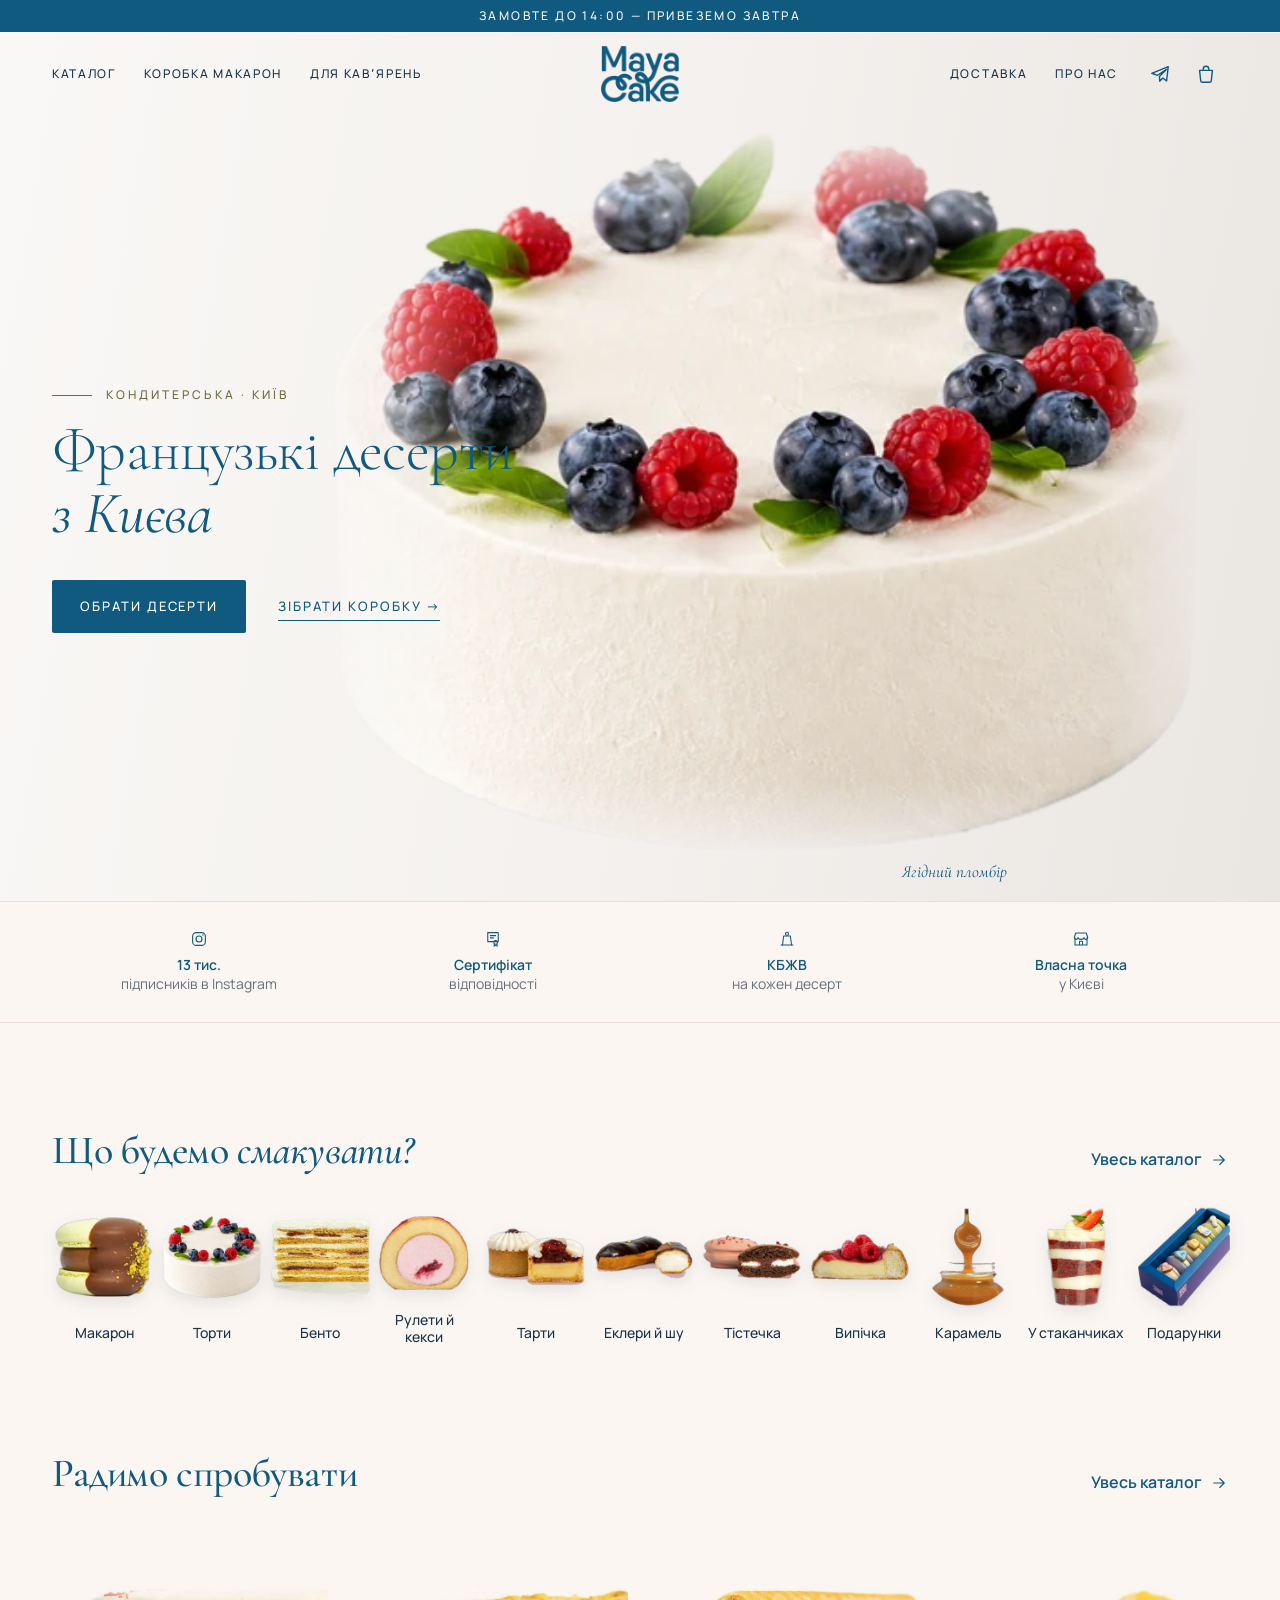
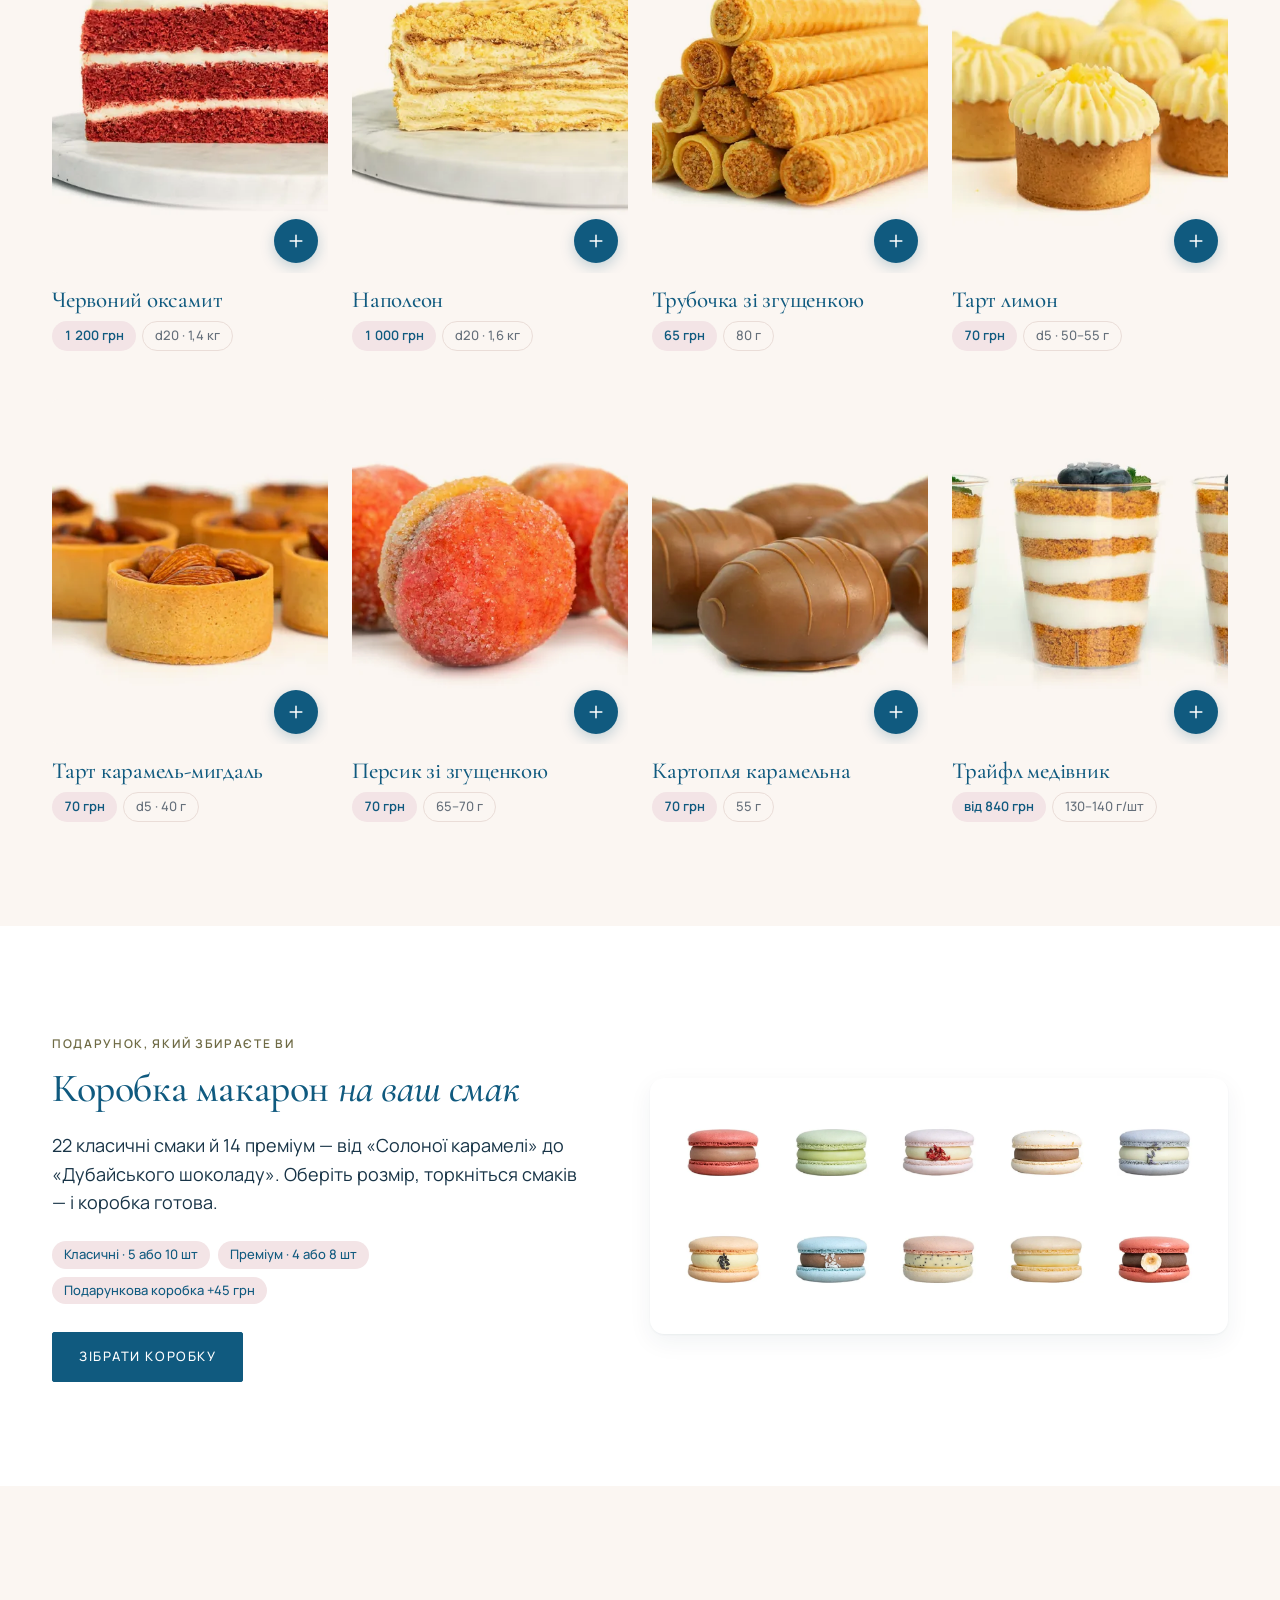
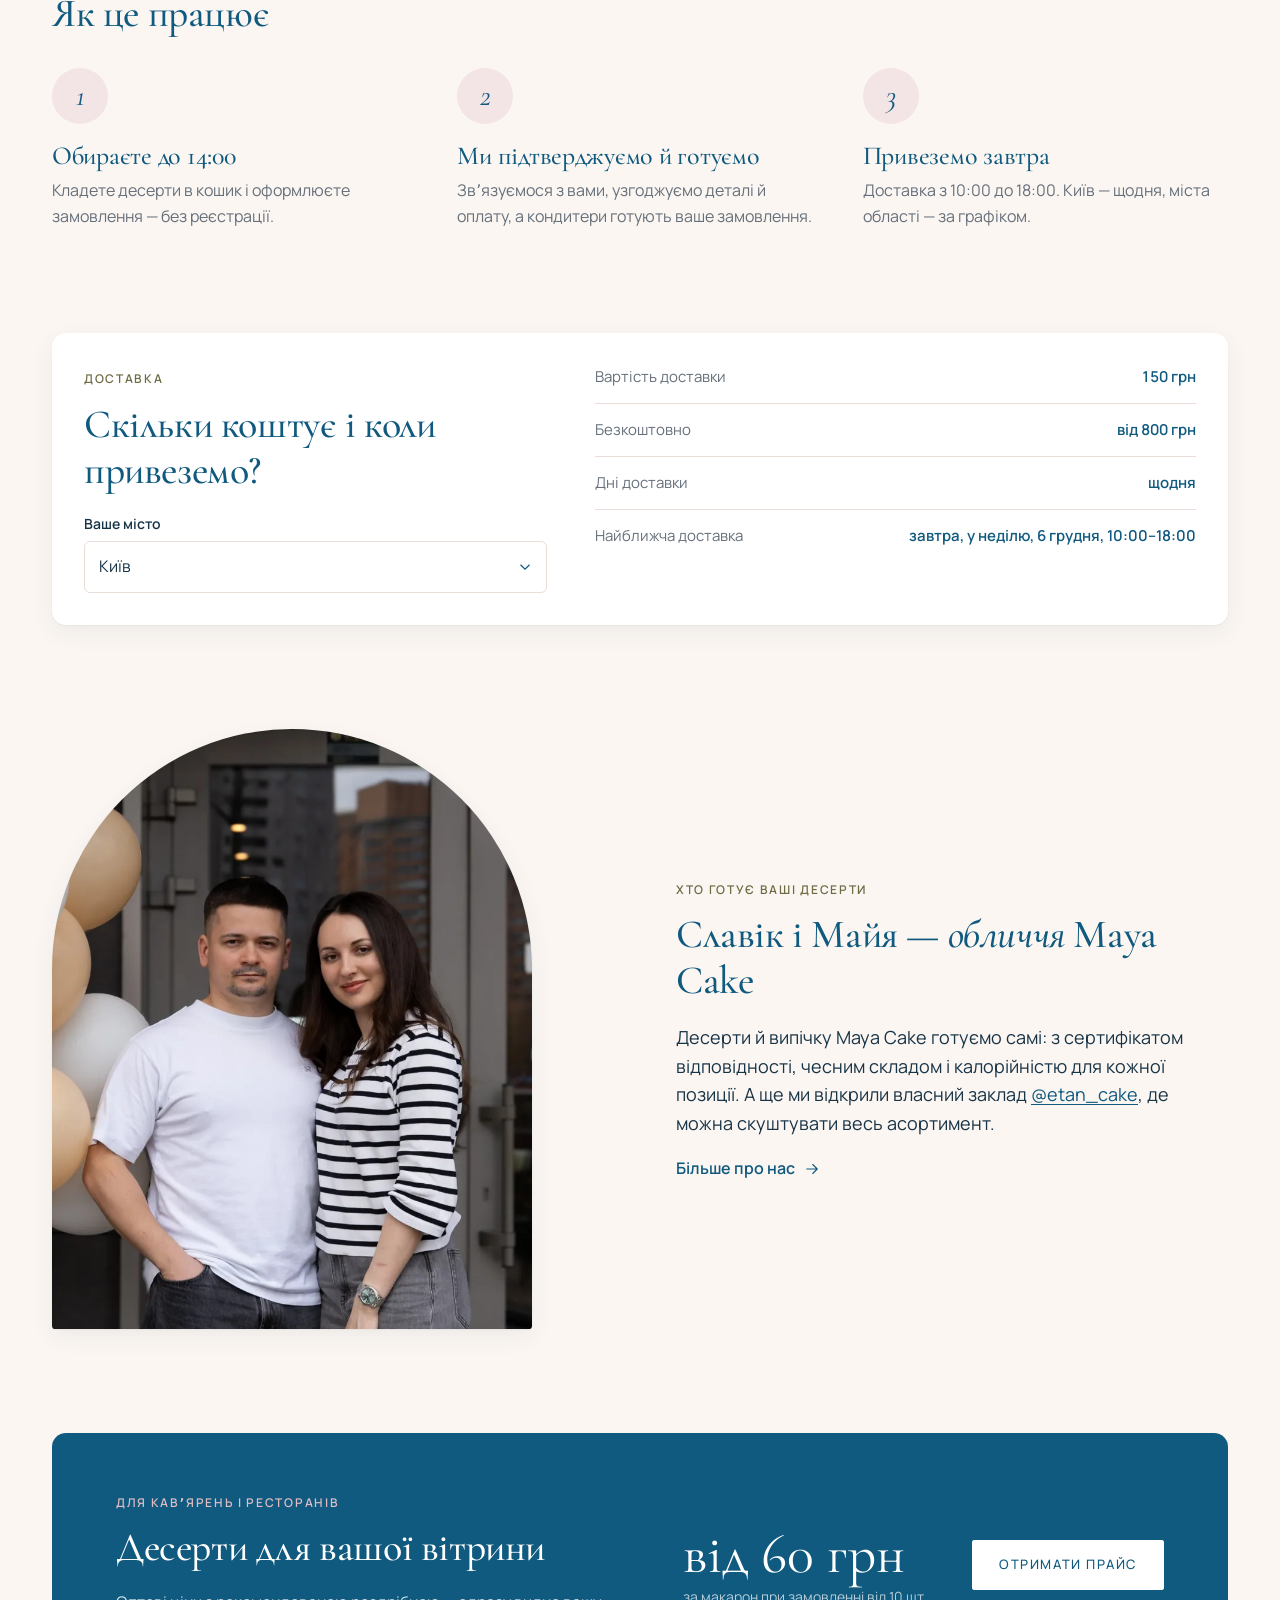
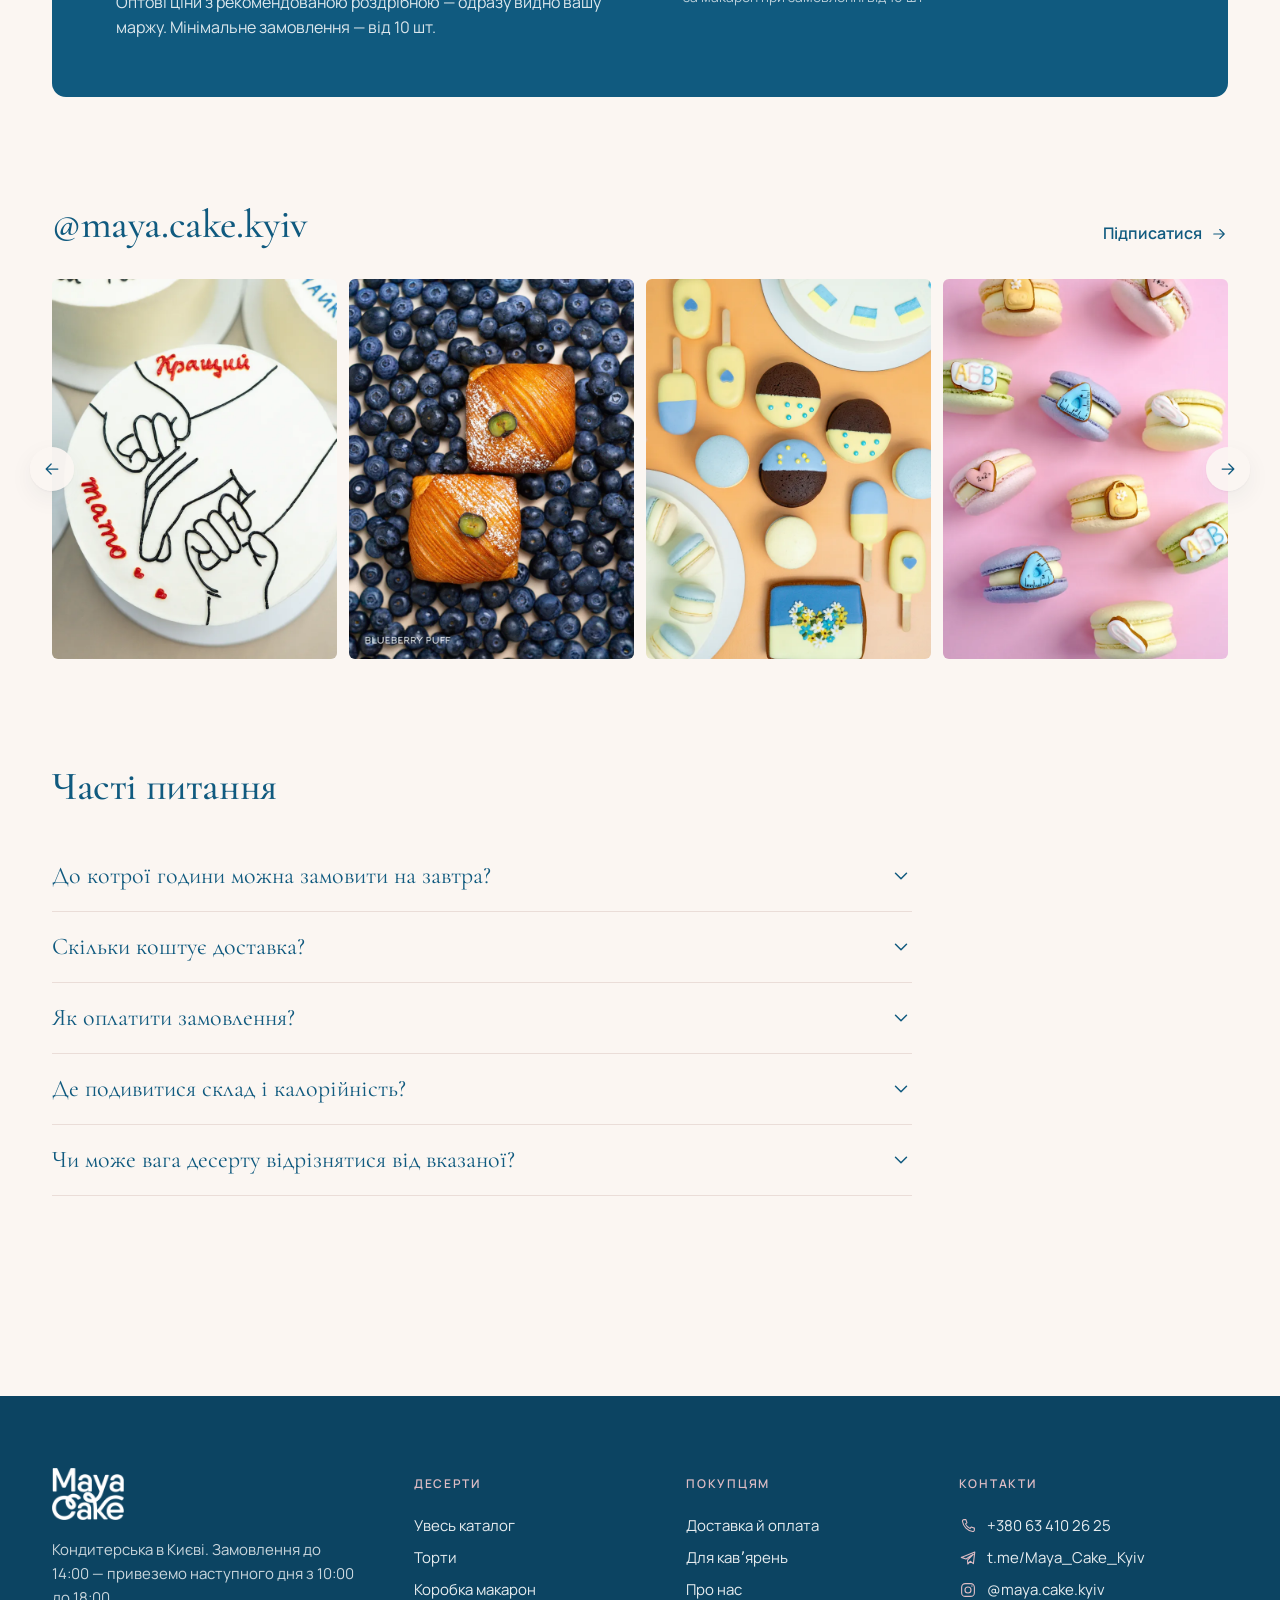
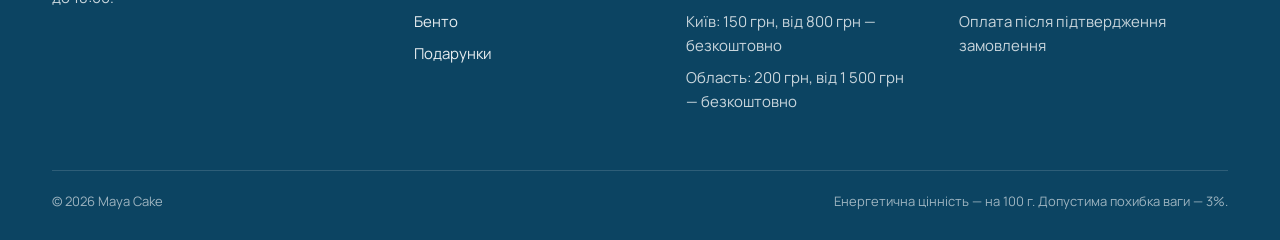
<file: index.html>
<!doctype html>
<html lang="uk">
<head>
  <meta charset="utf-8">
  <meta name="viewport" content="width=device-width, initial-scale=1, viewport-fit=cover">
  <title>Maya Cake — торти, макарон і тістечка з доставкою по Києву</title>
  <meta name="description" content="Кондитерська Maya Cake у Києві. Замовте до 14:00 — привеземо завтра з 10:00 до 18:00. Торти, макарон, тарти, еклери, бенто. КБЖВ і склад для кожного десерту.">
  <!-- Прев'ю при пересиланні посилання (Telegram, Viber, Facebook): логотип Maya Cake -->
  <meta property="og:type" content="website">
  <meta property="og:site_name" content="Maya Cake">
  <meta property="og:locale" content="uk_UA">
  <meta property="og:title" content="Maya Cake — французькі десерти з Києва">
  <meta property="og:description" content="Кондитерська Maya Cake у Києві. Замовте до 14:00 — привеземо завтра з 10:00 до 18:00. Торти, макарон, тарти, еклери, бенто. КБЖВ і склад для кожного десерту.">
  <meta property="og:url" content="https://alinabeliever.github.io/maya-cake/">
  <meta property="og:image" content="https://alinabeliever.github.io/maya-cake/assets/img/og-image.jpg">
  <meta property="og:image:width" content="1200">
  <meta property="og:image:height" content="630">
  <meta property="og:image:alt" content="Логотип Maya Cake">
  <meta name="twitter:card" content="summary_large_image">
  <meta name="theme-color" content="#FBF6F2">
  <link rel="icon" href="assets/img/favicon.png">
  <link rel="preconnect" href="https://fonts.googleapis.com">
  <link rel="preconnect" href="https://fonts.gstatic.com" crossorigin>
  <!-- шрифти вантажаться паралельно й не затримують показ сторінки -->
  <link rel="stylesheet" href="https://fonts.googleapis.com/css2?family=Cormorant+Garamond:ital,wght@0,300;0,500;0,600;1,300;1,400;1,500&family=Manrope:wght@400;500;600&display=swap" media="print" onload="this.media='all'">
  <noscript><link rel="stylesheet" href="https://fonts.googleapis.com/css2?family=Cormorant+Garamond:ital,wght@0,300;0,500;0,600;1,300;1,400;1,500&family=Manrope:wght@400;500;600&display=swap"></noscript>
  <link rel="stylesheet" href="css/style.css?v=20261104y">
</head>
<body data-page="index">
<main id="main">

  <!-- 1. Hero: фото на всю ширину, текст ліворуч -->
  <section class="hero" aria-labelledby="hero-title">
    <div class="hero__media">
      <picture>
        <!-- ноутбук: фото на весь екран; телефон і планшет: сам торт без фону -->
        <source media="(min-width: 900px) and (min-aspect-ratio: 3/2), (min-width: 1200px) and (min-aspect-ratio: 4/3)" srcset="assets/img/hero-900.webp 900w, assets/img/hero-1672.webp 1672w" sizes="100vw">
        <img src="assets/img/hero-cake-cut-816.webp" srcset="assets/img/hero-cake-cut-480.webp 480w, assets/img/hero-cake-cut-816.webp 816w" sizes="(min-width: 600px) 560px, 90vw" width="816" height="678" alt="Торт «Ягідний пломбір»" fetchpriority="high">
      </picture>
    </div>
    <div class="container hero__inner">
      <div class="hero__text">
        <p class="hero__eyebrow">Кондитерська · Київ</p>
        <h1 class="hero__title" id="hero-title">Французькі десерти <em>з Києва</em></h1>
        <div class="hero__actions">
          <a class="btn-ed" href="catalog.html">Обрати десерти</a>
          <a class="link-ed" href="box.html">Зібрати коробку <span aria-hidden="true">→</span></a>
        </div>
      </div>
      <p class="hero__caption"><a href="product.html?id=berry-plombir"><em>Ягідний пломбір</em></a></p>
    </div>
  </section>

  <!-- 2. Рядок довіри -->
  <section class="trust" aria-label="Чому нам довіряють">
    <div class="container">
      <ul>
        <li><svg aria-hidden="true"><use href="assets/icons/sprite.svg#instagram"/></svg><span><strong>13 тис.</strong>підписників в Instagram</span></li>
        <li><svg aria-hidden="true"><use href="assets/icons/sprite.svg#certificate"/></svg><span><strong>Сертифікат</strong>відповідності</span></li>
        <li><svg aria-hidden="true"><use href="assets/icons/sprite.svg#scale"/></svg><span><strong>КБЖВ</strong>на кожен десерт</span></li>
        <li><svg aria-hidden="true"><use href="assets/icons/sprite.svg#store"/></svg><span><strong>Власна точка</strong>у Києві</span></li>
      </ul>
    </div>
  </section>

  <!-- 3. Категорії -->
  <section class="section" aria-labelledby="cats-title">
    <div class="container">
      <div class="section-head">
        <h2 id="cats-title">Що будемо <em>смакувати?</em></h2>
        <a class="link-arrow" href="catalog.html">Увесь каталог <svg aria-hidden="true"><use href="assets/icons/sprite.svg#arrow"/></svg></a>
      </div>
      <nav class="cats hscroll" aria-label="Категорії">
        <a class="cat" href="catalog.html?cat=macarons"><span class="cat__circle"><img src="assets/img/cat-macarons.webp" width="240" height="240" alt="" loading="lazy"></span>Макарон</a>
        <a class="cat" href="catalog.html?cat=cakes"><span class="cat__circle"><img src="assets/img/cat-cakes.webp" width="240" height="240" alt="" loading="lazy"></span>Торти</a>
        <a class="cat" href="catalog.html?cat=bento"><span class="cat__circle"><img src="assets/img/cat-bento.webp" width="240" height="240" alt="" loading="lazy"></span>Бенто</a>
        <a class="cat" href="catalog.html?cat=rolls"><span class="cat__circle"><img src="assets/img/cat-rolls.webp" width="240" height="240" alt="" loading="lazy"></span>Рулети й кекси</a>
        <a class="cat" href="catalog.html?cat=tarts"><span class="cat__circle"><img src="assets/img/cat-tarts.webp" width="240" height="240" alt="" loading="lazy"></span>Тарти</a>
        <a class="cat" href="catalog.html?cat=eclairs"><span class="cat__circle"><img src="assets/img/cat-eclairs.webp" width="240" height="240" alt="" loading="lazy"></span>Еклери й шу</a>
        <a class="cat" href="catalog.html?cat=pastries"><span class="cat__circle"><img src="assets/img/cat-pastries.webp" width="240" height="240" alt="" loading="lazy"></span>Тістечка</a>
        <a class="cat" href="catalog.html?cat=bakery"><span class="cat__circle"><img src="assets/img/cat-bakery.webp" width="240" height="240" alt="" loading="lazy"></span>Випічка</a>
        <a class="cat" href="catalog.html?cat=caramel"><span class="cat__circle"><img src="assets/img/cat-caramel.webp" width="240" height="240" alt="" loading="lazy"></span>Карамель</a>
        <a class="cat" href="catalog.html?cat=cups"><span class="cat__circle"><img src="assets/img/cat-cups.webp" width="240" height="240" alt="" loading="lazy"></span>У стаканчиках</a>
        <a class="cat" href="catalog.html?gift=1"><span class="cat__circle"><img src="assets/img/cat-gift.webp" width="240" height="240" alt="" loading="lazy"></span>Подарунки</a>
      </nav>
    </div>
  </section>

  <!-- 4. Радимо спробувати -->
  <section class="section" style="padding-top:0" aria-labelledby="featured-title">
    <div class="container">
      <div class="section-head">
        <h2 id="featured-title">Радимо спробувати</h2>
        <a class="link-arrow" href="catalog.html">Увесь каталог <svg aria-hidden="true"><use href="assets/icons/sprite.svg#arrow"/></svg></a>
      </div>
      <div class="product-grid" data-featured></div>
    </div>
  </section>

  <!-- 5. Конструктор коробки -->
  <section class="section" style="background:var(--white)" aria-labelledby="box-title">
    <div class="container box-promo">
      <div>
        <span class="eyebrow">Подарунок, який збираєте ви</span>
        <h2 id="box-title">Коробка макарон <em>на ваш смак</em></h2>
        <p class="lead">22 класичні смаки й 14 преміум — від «Солоної карамелі» до «Дубайського шоколаду». Оберіть розмір, торкніться смаків — і коробка готова.</p>
        <div class="box-promo__formats">
          <span class="pill">Класичні · 5 або 10 шт</span>
          <span class="pill">Преміум · 4 або 8 шт</span>
          <span class="pill">Подарункова коробка +45 грн</span>
        </div>
        <a class="btn" href="box.html">Зібрати коробку</a>
      </div>
      <div class="box-visual" aria-hidden="true" data-box-visual></div>
    </div>
  </section>

  <!-- 6. Як це працює -->
  <section class="section" aria-labelledby="how-title">
    <div class="container">
      <div class="section-head"><h2 id="how-title">Як це працює</h2></div>
      <ol class="steps">
        <li class="step"><h3>Обираєте до 14:00</h3><p>Кладете десерти в кошик і оформлюєте замовлення — без реєстрації.</p></li>
        <li class="step"><h3>Ми підтверджуємо й готуємо</h3><p>Звʼязуємося з вами, узгоджуємо деталі й оплату, а кондитери готують ваше замовлення.</p></li>
        <li class="step"><h3>Привеземо завтра</h3><p>Доставка з 10:00 до 18:00. Київ — щодня, міста області — за графіком.</p></li>
      </ol>
    </div>
  </section>

  <!-- 7. Міні-калькулятор доставки -->
  <section class="section" style="padding-top:0" aria-labelledby="calc-title">
    <div class="container">
      <div class="panel calc">
        <div>
          <span class="eyebrow">Доставка</span>
          <h2 id="calc-title">Скільки коштує і коли привеземо?</h2>
          <div class="field" style="margin:20px 0 0">
            <label for="mini-zone">Ваше місто</label>
            <select class="select" id="mini-zone" data-mini-zone></select>
          </div>
        </div>
        <div class="calc__result" data-mini-result aria-live="polite"></div>
      </div>
    </div>
  </section>

  <!-- 8. Обличчя бренду -->
  <section class="section" style="padding-top:0" aria-labelledby="faces-title">
    <div class="container faces">
      <div class="faces__photo">
        <img src="assets/img/owners-800.webp" srcset="assets/img/owners-400.webp 400w, assets/img/owners-800.webp 800w" sizes="(min-width: 900px) 480px, 90vw" width="800" height="1000" loading="lazy" alt="Славік і Майя — засновники Maya Cake">
      </div>
      <div>
        <span class="eyebrow">Хто готує ваші десерти</span>
        <h2 id="faces-title">Славік і Майя — <em>обличчя</em> Maya Cake</h2>
        <p class="lead">Десерти й випічку Maya Cake готуємо самі: з сертифікатом відповідності, чесним складом і калорійністю для кожної позиції. А ще ми відкрили власний заклад <a href="https://instagram.com/etan_cake" target="_blank" rel="noopener">@etan_cake</a>, де можна скуштувати весь асортимент.</p>
        <a class="link-arrow" href="about.html">Більше про нас <svg aria-hidden="true"><use href="assets/icons/sprite.svg#arrow"/></svg></a>
      </div>
    </div>
  </section>

  <!-- 9. Для кав'ярень -->
  <section class="section" style="padding-top:0" aria-labelledby="b2b-title">
    <div class="container">
      <div class="b2b-banner">
        <div>
          <span class="eyebrow">Для кавʼярень і ресторанів</span>
          <h2 id="b2b-title">Десерти для вашої вітрини</h2>
          <p>Оптові ціни з рекомендованою роздрібною — одразу видно вашу маржу. Мінімальне замовлення — від 10 шт.</p>
        </div>
        <div class="b2b-banner__price">від 60&nbsp;грн<small>за макарон при замовленні від 10 шт</small></div>
        <a class="btn btn--light" href="b2b.html">Отримати прайс</a>
      </div>
    </div>
  </section>

  <!-- 10. Instagram -->
  <section class="section" style="padding-top:0" aria-labelledby="ig-title">
    <div class="container">
      <div class="section-head">
        <h2 id="ig-title"><a class="ig-handle" href="https://instagram.com/maya.cake.kyiv" target="_blank" rel="noopener">@maya.cake.kyiv</a></h2>
        <a class="link-arrow" href="https://instagram.com/maya.cake.kyiv" target="_blank" rel="noopener">Підписатися <svg aria-hidden="true"><use href="assets/icons/sprite.svg#arrow"/></svg></a>
      </div>
      <!-- Фото з Instagram: 4 в ряд на комп'ютері, 1 на телефоні; самі гортаються кожні 2 с, можна гортати й вручну -->
      <div class="insta" data-insta>
        <div class="insta__track" data-insta-track tabindex="0" aria-label="Фото з Instagram — гортайте">
          <a class="insta__slide" href="https://instagram.com/maya.cake.kyiv" target="_blank" rel="noopener" aria-label="Фото 1 з Instagram Maya Cake"><img src="assets/img/insta-1.webp" width="720" height="960" alt="" loading="lazy"></a>
          <a class="insta__slide" href="https://instagram.com/maya.cake.kyiv" target="_blank" rel="noopener" aria-label="Фото 2 з Instagram Maya Cake"><img src="assets/img/insta-2.webp" width="720" height="960" alt="" loading="lazy"></a>
          <a class="insta__slide" href="https://instagram.com/maya.cake.kyiv" target="_blank" rel="noopener" aria-label="Фото 3 з Instagram Maya Cake"><img src="assets/img/insta-3.webp" width="720" height="960" alt="" loading="lazy"></a>
          <a class="insta__slide" href="https://instagram.com/maya.cake.kyiv" target="_blank" rel="noopener" aria-label="Фото 4 з Instagram Maya Cake"><img src="assets/img/insta-4.webp" width="720" height="960" alt="" loading="lazy"></a>
          <a class="insta__slide" href="https://instagram.com/maya.cake.kyiv" target="_blank" rel="noopener" aria-label="Фото 5 з Instagram Maya Cake"><img src="assets/img/insta-5.webp" width="720" height="960" alt="" loading="lazy"></a>
          <a class="insta__slide" href="https://instagram.com/maya.cake.kyiv" target="_blank" rel="noopener" aria-label="Фото 6 з Instagram Maya Cake"><img src="assets/img/insta-6.webp" width="720" height="960" alt="" loading="lazy"></a>
          <a class="insta__slide" href="https://instagram.com/maya.cake.kyiv" target="_blank" rel="noopener" aria-label="Фото 7 з Instagram Maya Cake"><img src="assets/img/insta-7.webp" width="720" height="960" alt="" loading="lazy"></a>
          <a class="insta__slide" href="https://instagram.com/maya.cake.kyiv" target="_blank" rel="noopener" aria-label="Фото 8 з Instagram Maya Cake"><img src="assets/img/insta-8.webp" width="720" height="960" alt="" loading="lazy"></a>
        </div>
        <button class="insta__nav insta__nav--prev" type="button" aria-label="Попереднє фото" data-insta-prev><svg aria-hidden="true"><use href="assets/icons/sprite.svg#arrow"/></svg></button>
        <button class="insta__nav insta__nav--next" type="button" aria-label="Наступне фото" data-insta-next><svg aria-hidden="true"><use href="assets/icons/sprite.svg#arrow"/></svg></button>
      </div>
    </div>
  </section>

  <!-- 11. FAQ -->
  <section class="section" style="padding-top:0" aria-labelledby="faq-title">
    <div class="container">
      <div class="section-head"><h2 id="faq-title">Часті питання</h2></div>
      <div class="faq">
        <details>
          <summary>До котрої години можна замовити на завтра?<svg aria-hidden="true"><use href="assets/icons/sprite.svg#chevron"/></svg></summary>
          <div><p>До 14:00 за київським часом. Замовлення після 14:00 ми приймаємо на післязавтра. Доставка — з 10:00 до 18:00.</p></div>
        </details>
        <details>
          <summary>Скільки коштує доставка?<svg aria-hidden="true"><use href="assets/icons/sprite.svg#chevron"/></svg></summary>
          <div><p>Київ — 150 грн, від 800 грн — безкоштовно. Київська область — 200 грн, від 1 500 грн — безкоштовно. Дні доставки для кожного міста — на сторінці <a href="delivery.html">«Доставка»</a>.</p></div>
        </details>
        <details>
          <summary>Як оплатити замовлення?<svg aria-hidden="true"><use href="assets/icons/sprite.svg#chevron"/></svg></summary>
          <div><p>Після оформлення ми звʼяжемося з вами, підтвердимо замовлення й узгодимо оплату. Онлайн-оплати на сайті поки немає — платите лише після підтвердження.</p></div>
        </details>
        <details>
          <summary>Де подивитися склад і калорійність?<svg aria-hidden="true"><use href="assets/icons/sprite.svg#chevron"/></svg></summary>
          <div><p>На сторінці кожного десерту: алергени, білки, жири, вуглеводи й калорійність на 100 г, а також термін придатності.</p></div>
        </details>
        <details>
          <summary>Чи може вага десерту відрізнятися від вказаної?<svg aria-hidden="true"><use href="assets/icons/sprite.svg#chevron"/></svg></summary>
          <div><p>Так, у межах 3% — десерти ми робимо вручну, тож кожен трохи відрізняється.</p></div>
        </details>
      </div>
    </div>
  </section>
</main>

<script src="js/config.js?v=20261104y"></script>
<script src="js/main.js?v=20261104y"></script>
<script src="js/cart.js?v=20261104y"></script>
<script src="js/index.js?v=20261104y"></script>
</body>
</html>
</file>
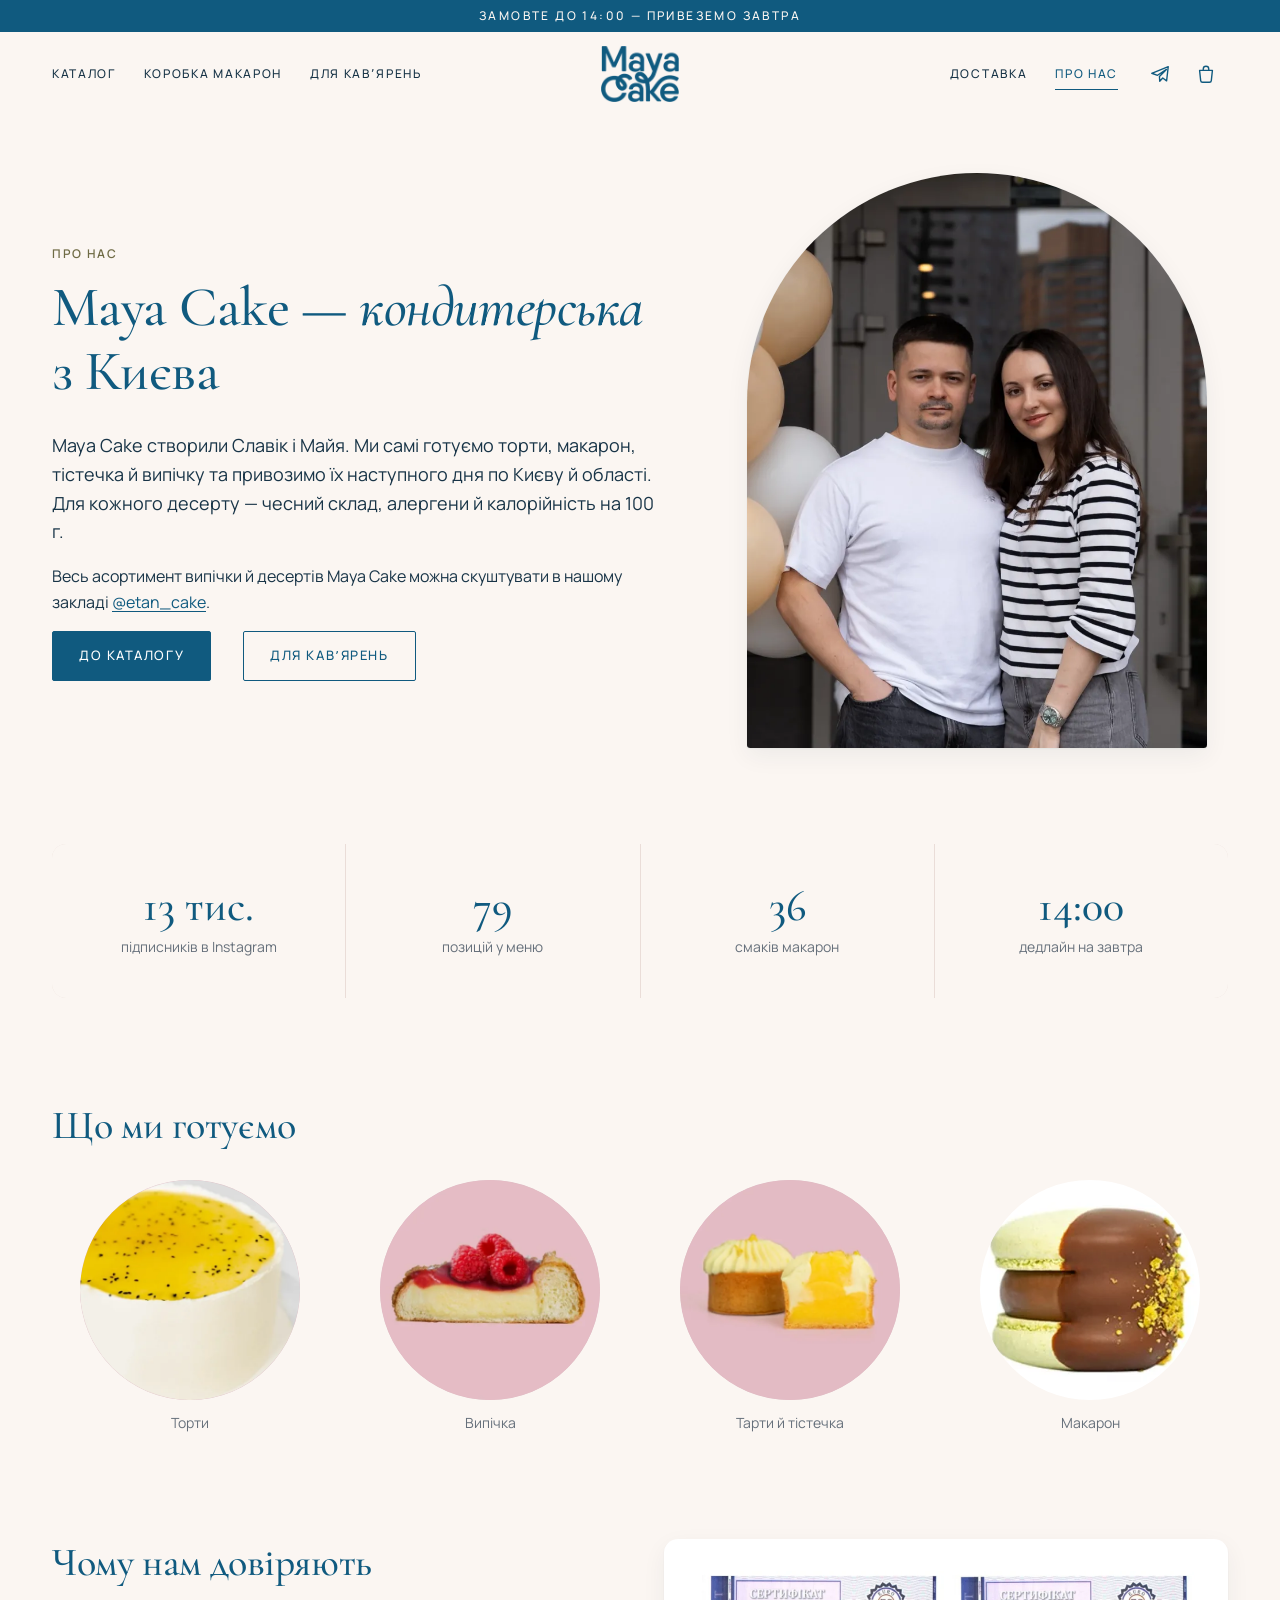
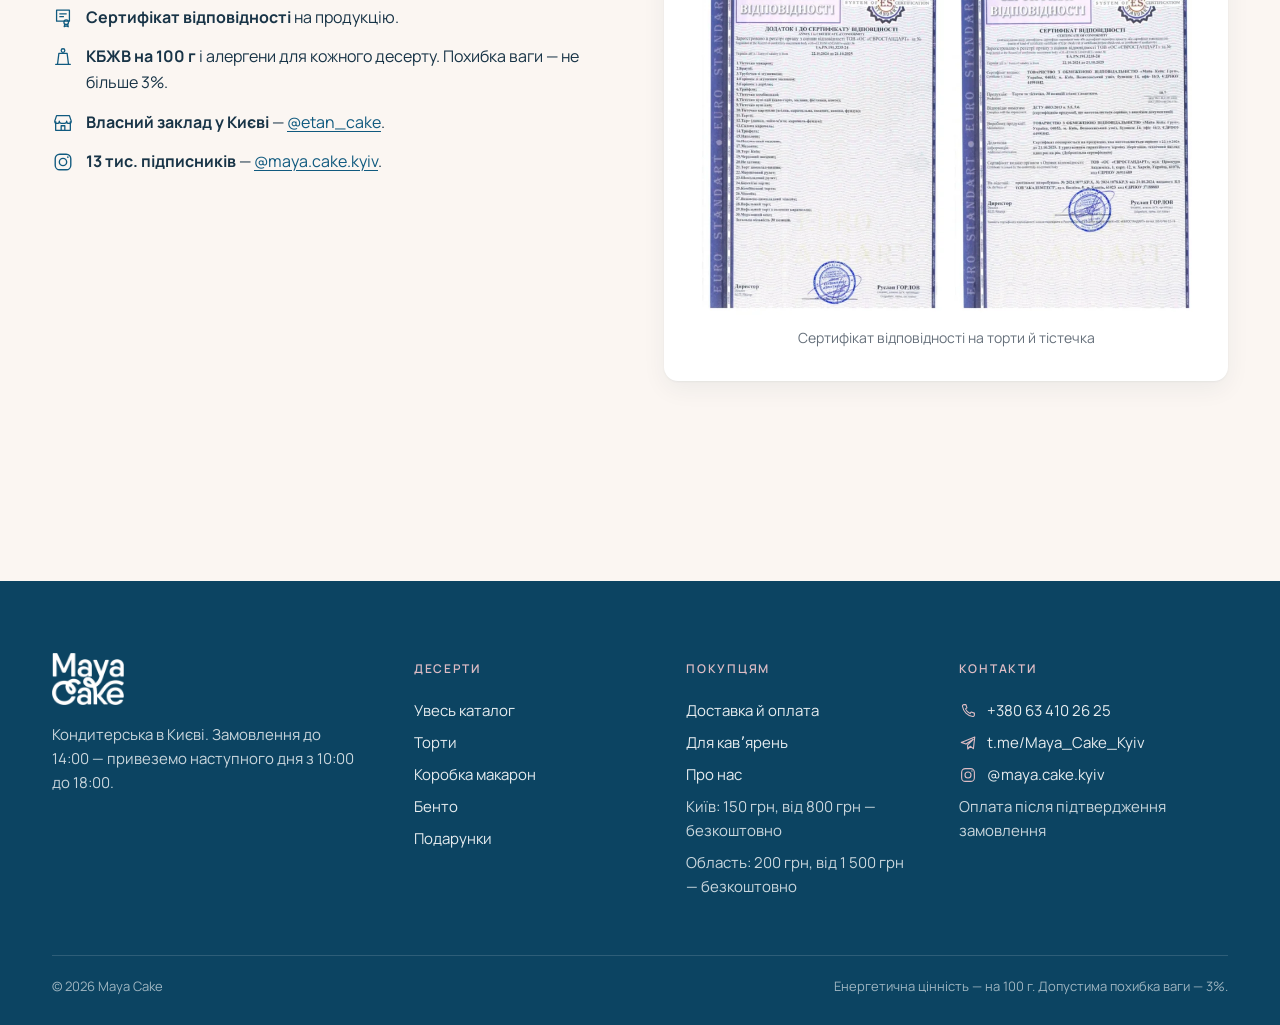
<file: about.html>
<!doctype html>
<html lang="uk">
<head>
  <meta charset="utf-8">
  <meta name="viewport" content="width=device-width, initial-scale=1, viewport-fit=cover">
  <title>Про нас — Maya Cake</title>
  <meta name="description" content="Maya Cake — кондитерська з власною точкою в Києві. Сертифікат відповідності, склад і КБЖВ для кожного десерту.">
  <!-- Прев'ю при пересиланні посилання (Telegram, Viber, Facebook): логотип Maya Cake -->
  <meta property="og:type" content="website">
  <meta property="og:site_name" content="Maya Cake">
  <meta property="og:locale" content="uk_UA">
  <meta property="og:title" content="Про нас — Maya Cake">
  <meta property="og:description" content="Maya Cake — кондитерська з власною точкою в Києві. Сертифікат відповідності, склад і КБЖВ для кожного десерту.">
  <meta property="og:url" content="https://alinabeliever.github.io/maya-cake/about.html">
  <meta property="og:image" content="https://alinabeliever.github.io/maya-cake/assets/img/og-image.jpg">
  <meta property="og:image:width" content="1200">
  <meta property="og:image:height" content="630">
  <meta property="og:image:alt" content="Логотип Maya Cake">
  <meta name="twitter:card" content="summary_large_image">
  <meta name="theme-color" content="#FBF6F2">
  <link rel="icon" href="assets/img/favicon.png">
  <link rel="preconnect" href="https://fonts.googleapis.com">
  <link rel="preconnect" href="https://fonts.gstatic.com" crossorigin>
  <!-- шрифти вантажаться паралельно й не затримують показ сторінки -->
  <link rel="stylesheet" href="https://fonts.googleapis.com/css2?family=Cormorant+Garamond:ital,wght@0,500;0,600;1,500&family=Manrope:wght@400;500;600&display=swap" media="print" onload="this.media='all'">
  <noscript><link rel="stylesheet" href="https://fonts.googleapis.com/css2?family=Cormorant+Garamond:ital,wght@0,500;0,600;1,500&family=Manrope:wght@400;500;600&display=swap"></noscript>
  <link rel="stylesheet" href="css/style.css?v=20261104y">
</head>
<body data-page="about">
<main id="main">
  <!-- Тексти на цій сторінці — чернетка. Історію, команду й адресу точки треба отримати від власниці (див. README). -->
  <section>
    <div class="container about-hero">
      <div>
        <span class="eyebrow">Про нас</span>
        <h1>Maya Cake — <em>кондитерська</em> з Києва</h1>
        <p class="lead">Maya Cake створили Славік і Майя. Ми самі готуємо торти, макарон, тістечка й випічку та привозимо їх наступного дня по Києву й області. Для кожного десерту — чесний склад, алергени й калорійність на 100 г.</p>
        <p>Весь асортимент випічки й десертів Maya Cake можна скуштувати в нашому закладі <a href="https://instagram.com/etan_cake" target="_blank" rel="noopener">@etan_cake</a>.</p>
        <div class="hero__actions">
          <a class="btn" href="catalog.html">До каталогу</a>
          <a class="btn btn--ghost" href="b2b.html">Для кавʼярень</a>
        </div>
      </div>
      <div class="about-hero__img">
        <img src="assets/img/owners-800.webp" srcset="assets/img/owners-400.webp 400w, assets/img/owners-800.webp 800w" sizes="(min-width: 900px) 460px, 90vw" width="800" height="1000" alt="Славік і Майя — засновники Maya Cake">
      </div>
    </div>
  </section>

  <section class="section" style="padding-top:0" aria-label="Maya Cake у цифрах">
    <div class="container">
      <div class="stats">
        <div><strong>13 тис.</strong>підписників в Instagram</div>
        <div><strong>79</strong>позицій у меню</div>
        <div><strong>36</strong>смаків макарон</div>
        <div><strong>14:00</strong>дедлайн на завтра</div>
      </div>
    </div>
  </section>

  <section class="section" style="padding-top:0" aria-labelledby="team-title">
    <div class="container">
      <div class="section-head"><h2 id="team-title">Що ми готуємо</h2></div>
      <div class="team">
        <figure><div class="ph-circle ph-circle--img"><img src="assets/img/cake-raspberry-mango-cut.webp" width="480" height="480" loading="lazy" alt=""></div><figcaption>Торти</figcaption></figure>
        <figure><div class="ph-circle ph-circle--img"><img src="assets/img/brioche-raspberry-cut.webp" width="480" height="480" loading="lazy" alt=""></div><figcaption>Випічка</figcaption></figure>
        <figure><div class="ph-circle ph-circle--img"><img src="assets/img/tart-lemon-cut.webp" width="480" height="480" loading="lazy" alt=""></div><figcaption>Тарти й тістечка</figcaption></figure>
        <figure><div class="ph-circle ph-circle--img"><img src="assets/img/mac-premium-dubai-chocolate.webp" width="280" height="280" loading="lazy" alt=""></div><figcaption>Макарон</figcaption></figure>
      </div>
    </div>
  </section>

  <section class="section" style="padding-top:0" aria-labelledby="trust-title">
    <div class="container two-col">
      <div>
        <h2 id="trust-title">Чому нам довіряють</h2>
        <ul class="info-list">
          <li><svg aria-hidden="true"><use href="assets/icons/sprite.svg#certificate"/></svg><span><strong>Сертифікат відповідності</strong> на продукцію.</span></li>
          <li><svg aria-hidden="true"><use href="assets/icons/sprite.svg#scale"/></svg><span><strong>КБЖВ на 100 г</strong> і алергени для кожного десерту. Похибка ваги — не більше 3%.</span></li>
          <li><svg aria-hidden="true"><use href="assets/icons/sprite.svg#store"/></svg><span><strong>Власний заклад у Києві</strong> — <a href="https://instagram.com/etan_cake" target="_blank" rel="noopener">@etan_cake</a>.</span></li>
          <li><svg aria-hidden="true"><use href="assets/icons/sprite.svg#instagram"/></svg><span><strong>13 тис. підписників</strong> — <a href="https://instagram.com/maya.cake.kyiv" target="_blank" rel="noopener">@maya.cake.kyiv</a>.</span></li>
        </ul>
      </div>
      <div>
        <figure class="panel cert">
          <img src="assets/img/certificate.webp" width="1000" height="688" loading="lazy" alt="Сертифікат відповідності Maya Cake і додаток до нього">
          <figcaption class="muted">Сертифікат відповідності на торти й тістечка</figcaption>
        </figure>
      </div>
    </div>
  </section>
</main>

<script src="js/config.js?v=20261104y"></script>
<script src="js/main.js?v=20261104y"></script>
<script src="js/cart.js?v=20261104y"></script>
</body>
</html>
</file>
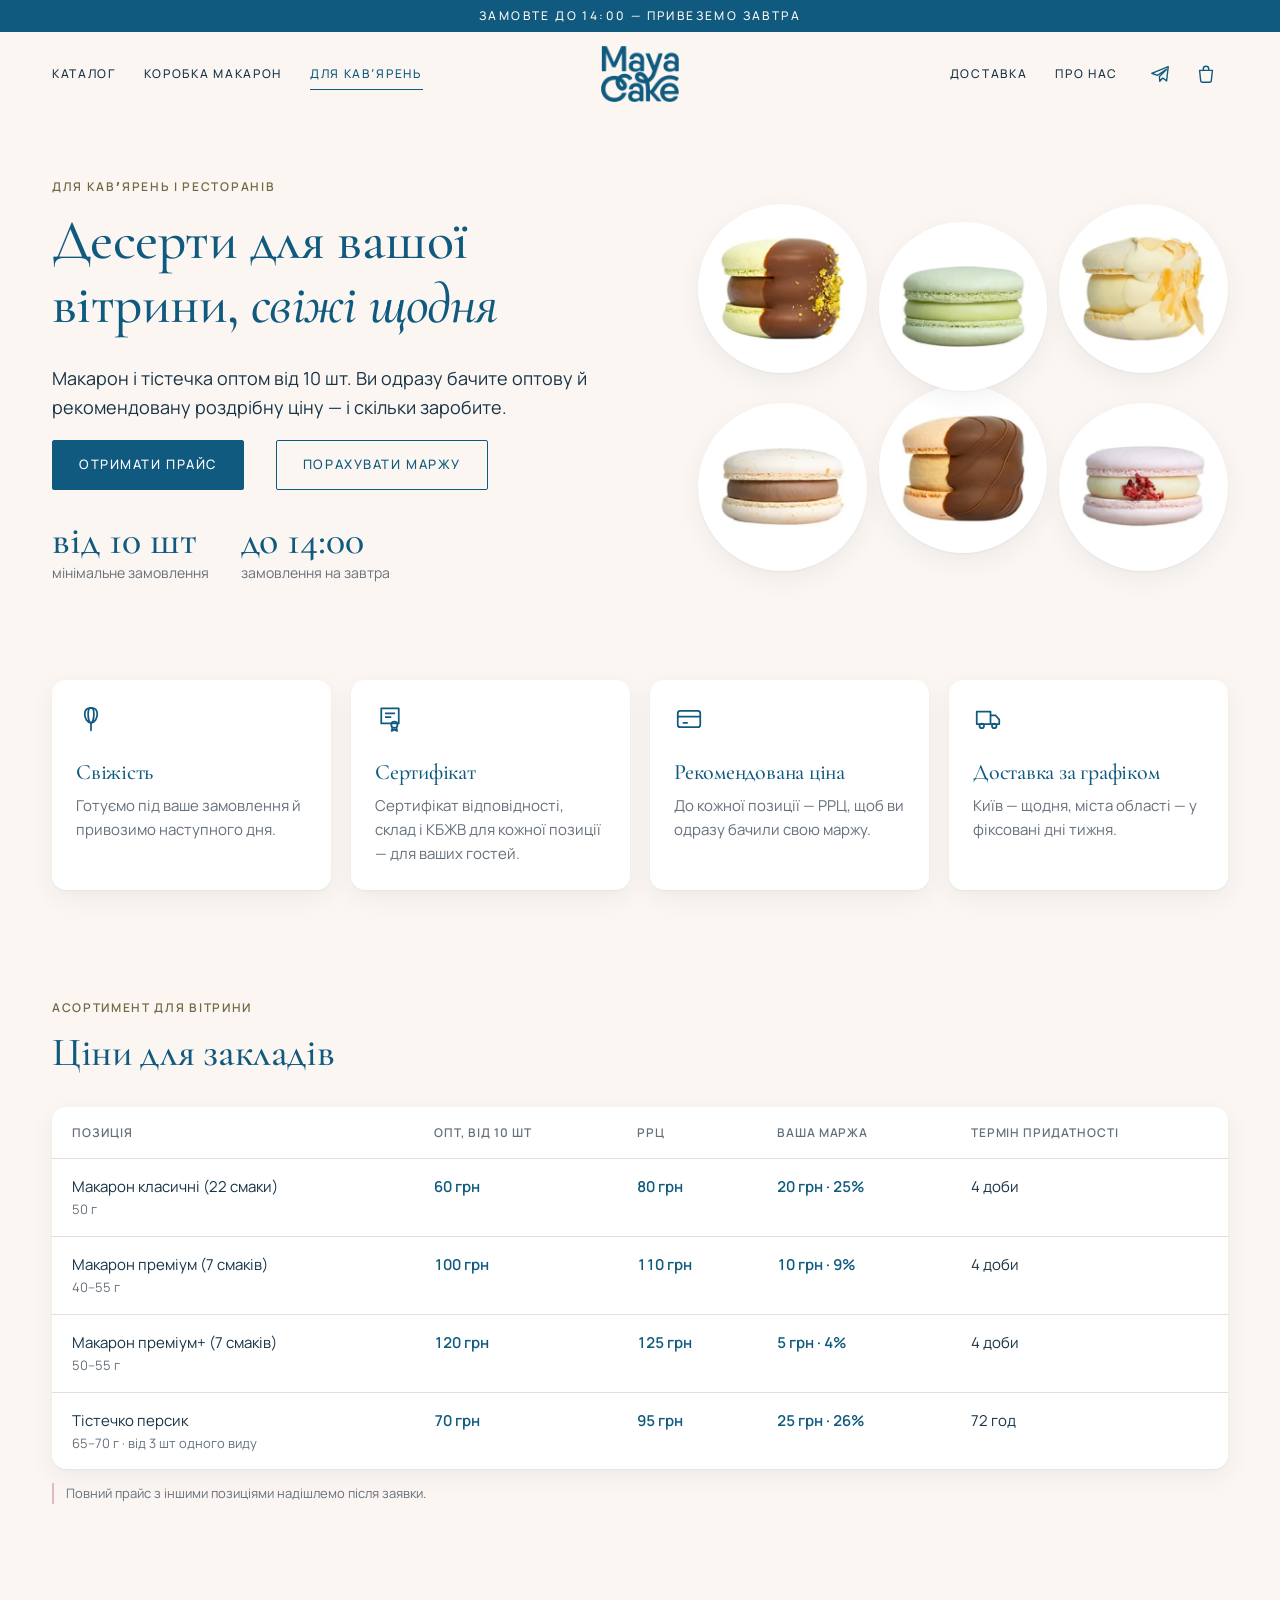
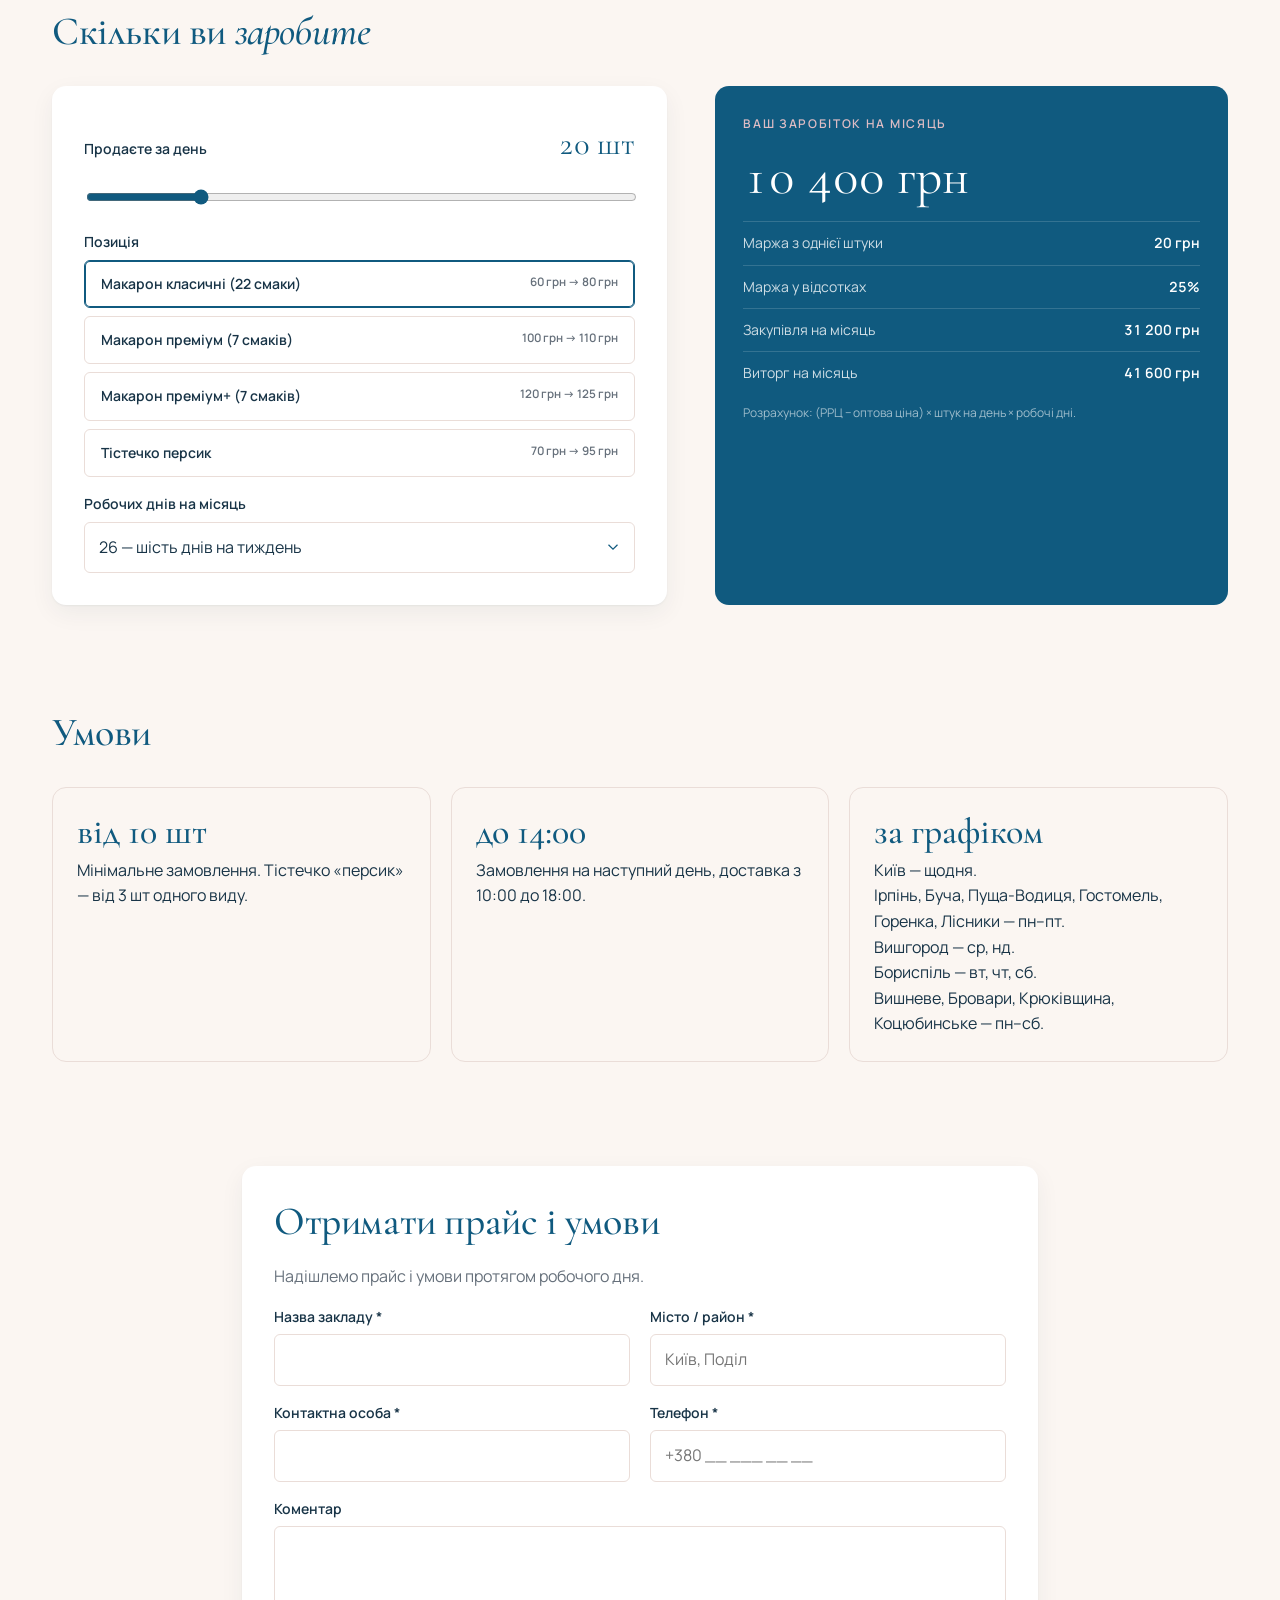
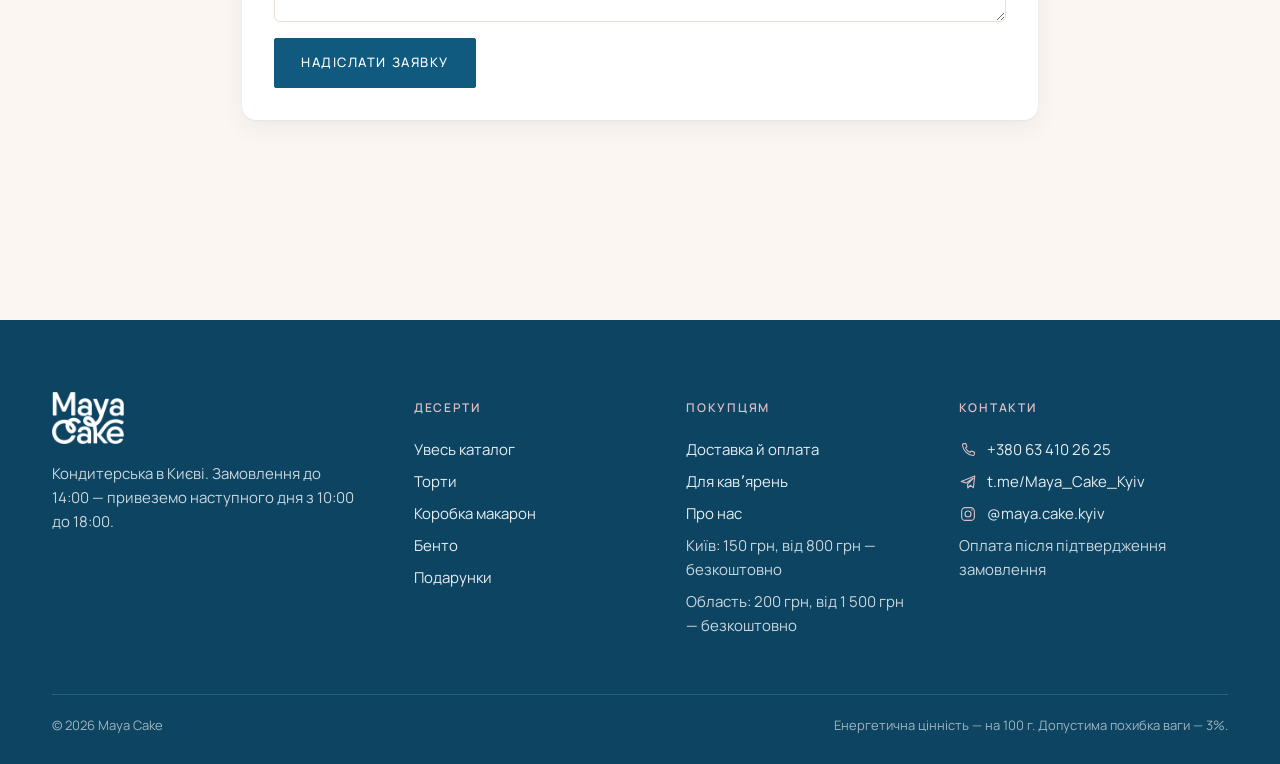
<file: b2b.html>
<!doctype html>
<html lang="uk">
<head>
  <meta charset="utf-8">
  <meta name="viewport" content="width=device-width, initial-scale=1, viewport-fit=cover">
  <title>Десерти для кавʼярень оптом — Maya Cake</title>
  <meta name="description" content="Макарон і тістечка для вітрини вашої кавʼярні: оптові ціни від 10 шт, рекомендована роздрібна ціна, калькулятор маржі, доставка за графіком.">
  <!-- Прев'ю при пересиланні посилання (Telegram, Viber, Facebook): логотип Maya Cake -->
  <meta property="og:type" content="website">
  <meta property="og:site_name" content="Maya Cake">
  <meta property="og:locale" content="uk_UA">
  <meta property="og:title" content="Десерти для кавʼярень оптом — Maya Cake">
  <meta property="og:description" content="Макарон і тістечка для вітрини вашої кавʼярні: оптові ціни від 10 шт, рекомендована роздрібна ціна, калькулятор маржі, доставка за графіком.">
  <meta property="og:url" content="https://alinabeliever.github.io/maya-cake/b2b.html">
  <meta property="og:image" content="https://alinabeliever.github.io/maya-cake/assets/img/og-image.jpg">
  <meta property="og:image:width" content="1200">
  <meta property="og:image:height" content="630">
  <meta property="og:image:alt" content="Логотип Maya Cake">
  <meta name="twitter:card" content="summary_large_image">
  <meta name="theme-color" content="#FBF6F2">
  <link rel="icon" href="assets/img/favicon.png">
  <link rel="preconnect" href="https://fonts.googleapis.com">
  <link rel="preconnect" href="https://fonts.gstatic.com" crossorigin>
  <!-- шрифти вантажаться паралельно й не затримують показ сторінки -->
  <link rel="stylesheet" href="https://fonts.googleapis.com/css2?family=Cormorant+Garamond:ital,wght@0,500;0,600;1,500&family=Manrope:wght@400;500;600&display=swap" media="print" onload="this.media='all'">
  <noscript><link rel="stylesheet" href="https://fonts.googleapis.com/css2?family=Cormorant+Garamond:ital,wght@0,500;0,600;1,500&family=Manrope:wght@400;500;600&display=swap"></noscript>
  <link rel="stylesheet" href="css/style.css?v=20261104y">
</head>
<body data-page="b2b">
<main id="main">
  <!-- 1. Hero -->
  <section>
    <div class="container b2b-hero">
      <div>
        <span class="eyebrow">Для кавʼярень і ресторанів</span>
        <h1>Десерти для вашої вітрини, <em>свіжі щодня</em></h1>
        <p class="lead">Макарон і тістечка оптом від 10 шт. Ви одразу бачите оптову й рекомендовану роздрібну ціну — і скільки заробите.</p>
        <div class="hero__actions">
          <a class="btn" href="#apply">Отримати прайс</a>
          <a class="btn btn--ghost" href="#calc">Порахувати маржу</a>
        </div>
        <div class="b2b-hero__stat">
          <div><strong>від 10 шт</strong>мінімальне замовлення</div>
          <div><strong>до 14:00</strong>замовлення на завтра</div>
        </div>
      </div>
      <div class="b2b-hero__visual" aria-hidden="true">
        <span><img src="assets/img/mac-premium-dubai-chocolate.webp" width="200" height="200" alt=""></span>
        <span><img src="assets/img/mac-classic-pistachio.webp" width="200" height="200" alt=""></span>
        <span><img src="assets/img/mac-premium-raffaello.webp" width="200" height="200" alt=""></span>
        <span><img src="assets/img/mac-classic-salted-caramel.webp" width="200" height="200" alt=""></span>
        <span><img src="assets/img/mac-premium-bueno.webp" width="200" height="200" alt=""></span>
        <span><img src="assets/img/mac-classic-coconut-strawberry.webp" width="200" height="200" alt=""></span>
      </div>
    </div>
  </section>

  <!-- 2. Вигоди -->
  <section class="section" style="padding-top:0" aria-labelledby="why-title">
    <div class="container">
      <h2 id="why-title" class="visually-hidden">Чому Maya Cake</h2>
      <div class="benefits">
        <div class="benefit"><svg aria-hidden="true"><use href="assets/icons/sprite.svg#whisk"/></svg><h3>Свіжість</h3><p>Готуємо під ваше замовлення й привозимо наступного дня.</p></div>
        <div class="benefit"><svg aria-hidden="true"><use href="assets/icons/sprite.svg#certificate"/></svg><h3>Сертифікат</h3><p>Сертифікат відповідності, склад і КБЖВ для кожної позиції — для ваших гостей.</p></div>
        <div class="benefit"><svg aria-hidden="true"><use href="assets/icons/sprite.svg#card"/></svg><h3>Рекомендована ціна</h3><p>До кожної позиції — РРЦ, щоб ви одразу бачили свою маржу.</p></div>
        <div class="benefit"><svg aria-hidden="true"><use href="assets/icons/sprite.svg#truck"/></svg><h3>Доставка за графіком</h3><p>Київ — щодня, міста області — у фіксовані дні тижня.</p></div>
      </div>
    </div>
  </section>

  <!-- 3. Асортимент для вітрини -->
  <section class="section" style="padding-top:0" aria-labelledby="range-title">
    <div class="container">
      <div class="section-head">
        <div><span class="eyebrow">Асортимент для вітрини</span><h2 id="range-title">Ціни для закладів</h2></div>
      </div>
      <div class="table-wrap">
        <table class="table table--stack" data-b2b-table>
          <thead><tr><th>Позиція</th><th>Опт, від 10 шт</th><th>РРЦ</th><th>Ваша маржа</th><th>Термін придатності</th></tr></thead>
          <tbody></tbody>
        </table>
      </div>
      <p class="soft-note">Повний прайс з іншими позиціями надішлемо після заявки.</p>
    </div>
  </section>

  <!-- 4. Калькулятор маржі -->
  <section class="section" style="padding-top:0" id="calc" aria-labelledby="calc-title">
    <div class="container">
      <div class="section-head"><h2 id="calc-title">Скільки ви <em>заробите</em></h2></div>
      <div class="margin-calc">
        <div class="panel">
          <div class="field">
            <div class="range-row"><label for="per-day">Продаєте за день</label><output data-per-day class="num">20 шт</output></div>
            <input class="range" type="range" id="per-day" min="10" max="60" step="1" value="20" data-range>
          </div>
          <div class="field">
            <span class="label">Позиція</span>
            <div class="radio-cards" data-items></div>
          </div>
          <div class="field" style="margin:0">
            <label for="days">Робочих днів на місяць</label>
            <select class="select" id="days" data-days>
              <option value="22">22 — лише будні</option>
              <option value="26" selected>26 — шість днів на тиждень</option>
              <option value="30">30 — щодня</option>
            </select>
          </div>
        </div>
        <div class="margin-result" aria-live="polite">
          <span class="eyebrow" style="color:var(--powder);margin:0">Ваш заробіток на місяць</span>
          <div class="big" data-income>0 грн</div>
          <dl>
            <div><dt>Маржа з однієї штуки</dt><dd data-per-unit></dd></div>
            <div><dt>Маржа у відсотках</dt><dd data-percent></dd></div>
            <div><dt>Закупівля на місяць</dt><dd data-cost></dd></div>
            <div><dt>Виторг на місяць</dt><dd data-revenue></dd></div>
          </dl>
          <p>Розрахунок: (РРЦ − оптова ціна) × штук на день × робочі дні.</p>
        </div>
      </div>
    </div>
  </section>

  <!-- 5. Умови -->
  <section class="section" style="padding-top:0" aria-labelledby="terms-title">
    <div class="container">
      <div class="section-head"><h2 id="terms-title">Умови</h2></div>
      <div class="conditions">
        <div class="condition"><strong>від 10 шт</strong>Мінімальне замовлення. Тістечко «персик» — від 3 шт одного виду.</div>
        <div class="condition"><strong>до 14:00</strong>Замовлення на наступний день, доставка з 10:00 до 18:00.</div>
        <div class="condition"><strong>за графіком</strong><span data-b2b-days></span></div>
      </div>
    </div>
  </section>

  <!-- 6. Форма -->
  <section class="section" style="padding-top:0" id="apply" aria-labelledby="apply-title">
    <div class="container" style="max-width:860px">
      <div class="panel">
        <h2 id="apply-title">Отримати прайс і умови</h2>
        <p class="muted">Надішлемо прайс і умови протягом робочого дня.</p>
        <form data-b2b-form novalidate>
          <div class="form-grid">
            <div class="field"><label for="b-name">Назва закладу *</label><input class="input" id="b-name" name="venue" required autocomplete="organization"></div>
            <div class="field"><label for="b-city">Місто / район *</label><input class="input" id="b-city" name="city" required placeholder="Київ, Поділ"></div>
            <div class="field"><label for="b-contact">Контактна особа *</label><input class="input" id="b-contact" name="contact_name" required autocomplete="name"></div>
            <div class="field"><label for="b-phone">Телефон *</label><input class="input" id="b-phone" name="phone" type="tel" required autocomplete="tel" placeholder="+380 __ ___ __ __"><span class="error-text" data-err="phone" hidden>Вкажіть номер у форматі +380XXXXXXXXX</span></div>
            <div class="field full"><label for="b-msg">Коментар</label><textarea class="textarea" id="b-msg" name="message"></textarea></div>
          </div>
          <input class="hp" type="text" name="_gotcha" tabindex="-1" autocomplete="off" aria-hidden="true">
          <div class="form-alert" data-b2b-alert hidden></div>
          <button class="btn" type="submit">Надіслати заявку</button>
        </form>
        <div class="form-success" data-b2b-success hidden>
          <div class="ph-circle"><svg aria-hidden="true"><use href="assets/icons/sprite.svg#check"/></svg></div>
          <h3>Дякуємо! Заявку отримано</h3>
          <p class="muted" data-b2b-success-text>Надішлемо прайс і умови протягом робочого дня.</p>
        </div>
      </div>
    </div>
  </section>
</main>

<script src="js/config.js?v=20261104y"></script>
<script src="js/main.js?v=20261104y"></script>
<script src="js/cart.js?v=20261104y"></script>
<script src="js/b2b.js?v=20261104y"></script>
</body>
</html>
</file>
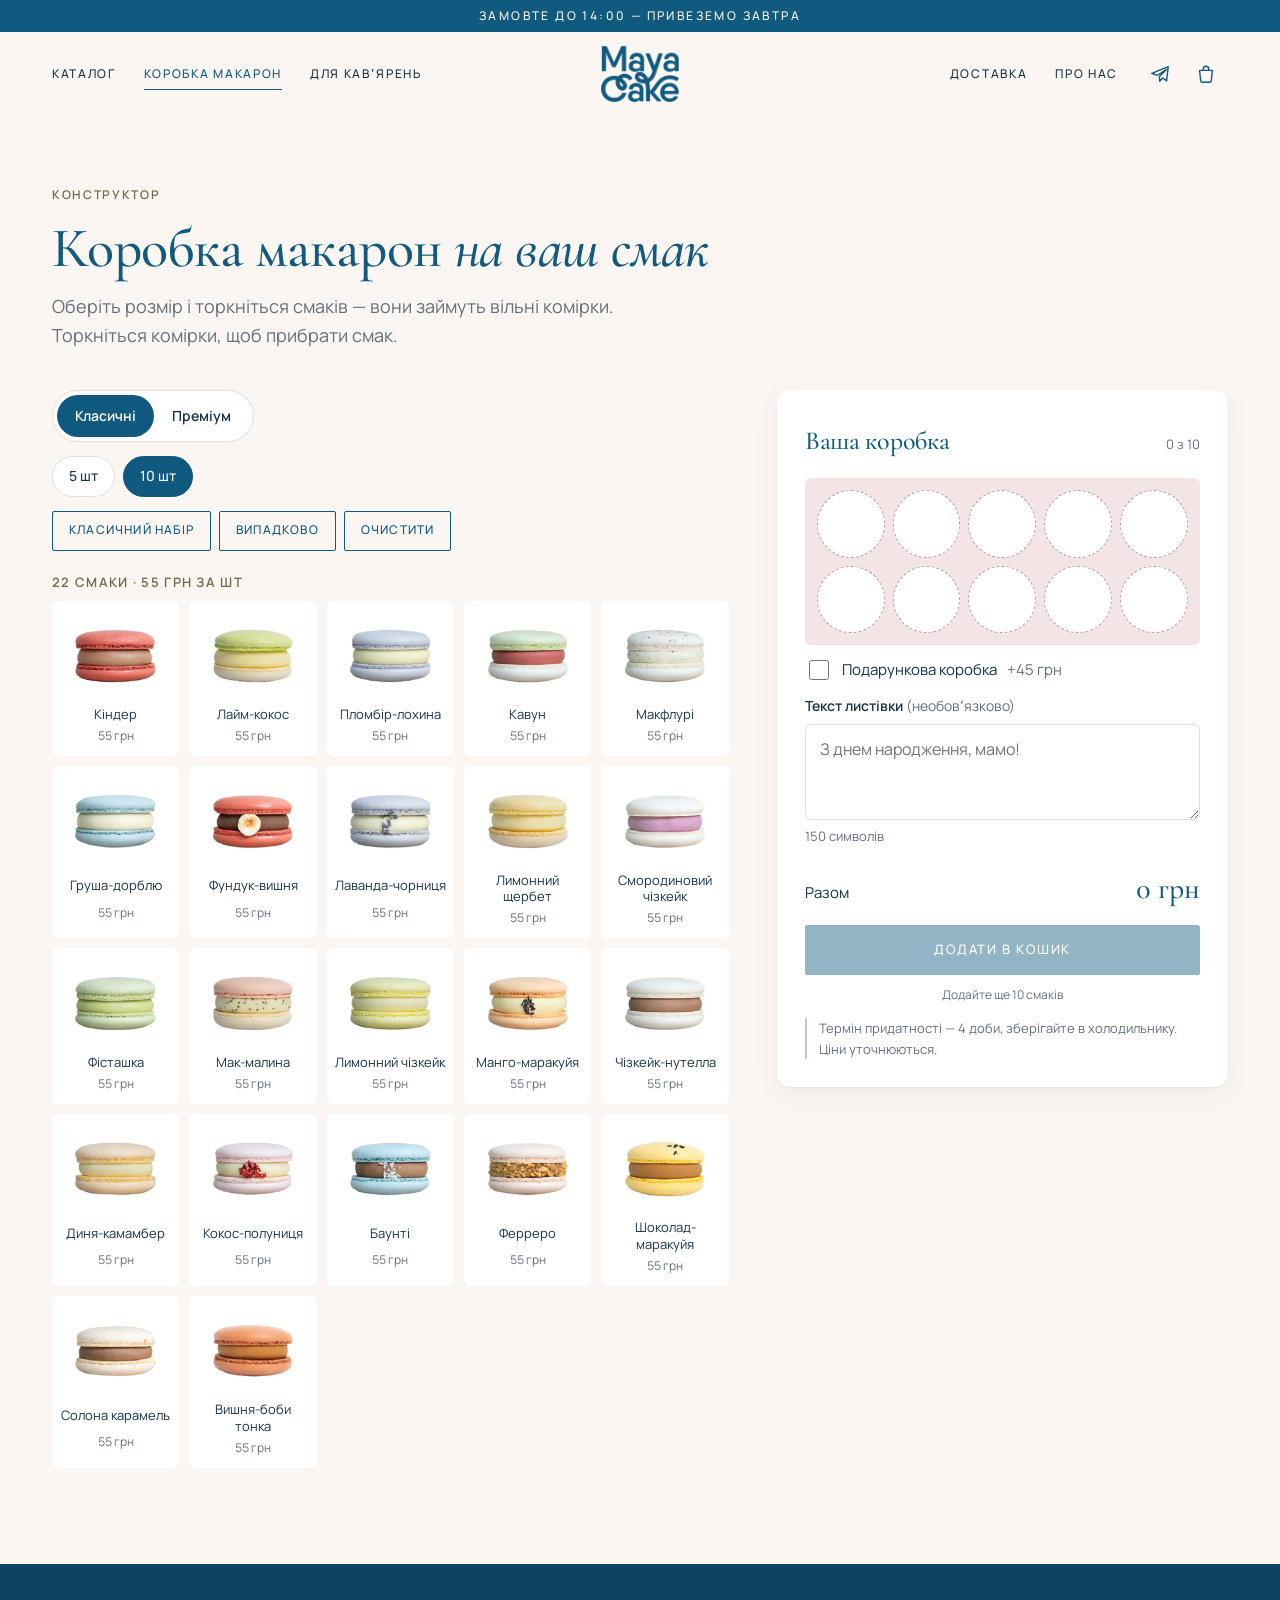
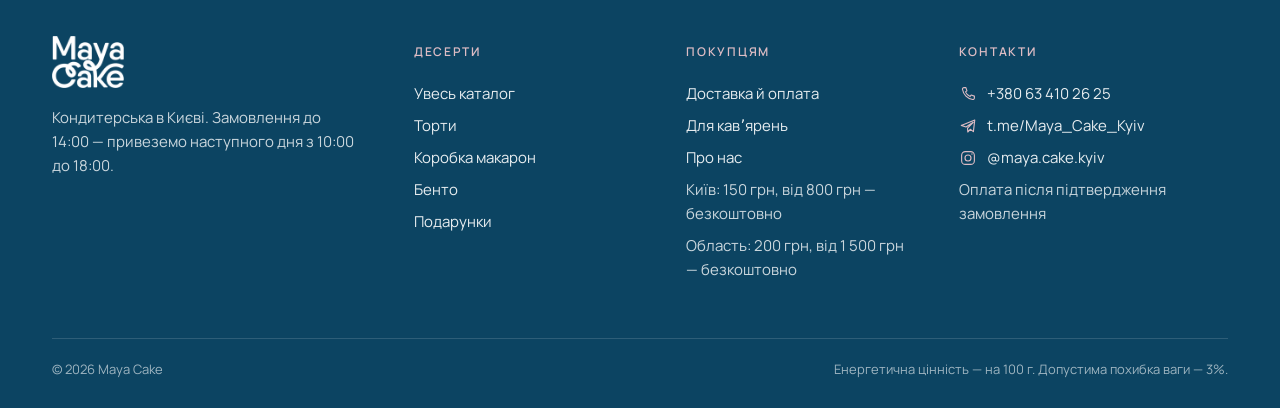
<file: box.html>
<!doctype html>
<html lang="uk">
<head>
  <meta charset="utf-8">
  <meta name="viewport" content="width=device-width, initial-scale=1, viewport-fit=cover">
  <title>Зібрати коробку макарон — Maya Cake</title>
  <meta name="description" content="Зберіть коробку макарон на свій смак: 22 класичні та 14 преміум смаків. Коробки на 4, 5, 8 і 10 штук, подарункове пакування, листівка.">
  <!-- Прев'ю при пересиланні посилання (Telegram, Viber, Facebook): логотип Maya Cake -->
  <meta property="og:type" content="website">
  <meta property="og:site_name" content="Maya Cake">
  <meta property="og:locale" content="uk_UA">
  <meta property="og:title" content="Зібрати коробку макарон — Maya Cake">
  <meta property="og:description" content="Зберіть коробку макарон на свій смак: 22 класичні та 14 преміум смаків. Коробки на 4, 5, 8 і 10 штук, подарункове пакування, листівка.">
  <meta property="og:url" content="https://alinabeliever.github.io/maya-cake/box.html">
  <meta property="og:image" content="https://alinabeliever.github.io/maya-cake/assets/img/og-image.jpg">
  <meta property="og:image:width" content="1200">
  <meta property="og:image:height" content="630">
  <meta property="og:image:alt" content="Логотип Maya Cake">
  <meta name="twitter:card" content="summary_large_image">
  <meta name="theme-color" content="#FBF6F2">
  <link rel="icon" href="assets/img/favicon.png">
  <link rel="preconnect" href="https://fonts.googleapis.com">
  <link rel="preconnect" href="https://fonts.gstatic.com" crossorigin>
  <!-- шрифти вантажаться паралельно й не затримують показ сторінки -->
  <link rel="stylesheet" href="https://fonts.googleapis.com/css2?family=Cormorant+Garamond:ital,wght@0,500;0,600;1,500&family=Manrope:wght@400;500;600&display=swap" media="print" onload="this.media='all'">
  <noscript><link rel="stylesheet" href="https://fonts.googleapis.com/css2?family=Cormorant+Garamond:ital,wght@0,500;0,600;1,500&family=Manrope:wght@400;500;600&display=swap"></noscript>
  <link rel="stylesheet" href="css/style.css?v=20261104y">
</head>
<body data-page="box">
<main id="main">
  <section class="page-head">
    <div class="container">
      <span class="eyebrow">Конструктор</span>
      <h1>Коробка макарон <em>на ваш смак</em></h1>
      <p class="lead muted">Оберіть розмір і торкніться смаків — вони займуть вільні комірки. Торкніться комірки, щоб прибрати смак.</p>
    </div>
  </section>

  <section>
    <div class="container builder">
      <div class="builder__main">
        <div class="builder__controls">
          <div class="seg" role="group" aria-label="Тип макарон" data-type>
            <button type="button" data-v="classic" aria-pressed="true">Класичні</button>
            <button type="button" data-v="premium" aria-pressed="false">Преміум</button>
          </div>
          <div class="builder__sizes" role="group" aria-label="Розмір коробки" data-sizes></div>
          <div class="builder__presets">
            <button class="btn btn--ghost btn--sm" type="button" data-preset="set">Класичний набір</button>
            <button class="btn btn--ghost btn--sm" type="button" data-preset="random">Випадково</button>
            <button class="btn btn--ghost btn--sm" type="button" data-preset="clear">Очистити</button>
          </div>
        </div>
        <div data-flavors></div>
      </div>

      <div class="tray-wrap">
        <div class="tray">
          <div class="tray__lid">
            <h2>Ваша коробка</h2>
            <span class="tray__count" data-count aria-live="polite"></span>
          </div>
          <div class="tray__cells" data-cells></div>
          <p class="tray__list" data-list></p>
        </div>
        <p class="tray-hint" aria-hidden="true">Оберіть смаки нижче ↓</p>
        <div class="tray tray--opts">
          <div class="tray__opts">
            <label class="check"><input type="checkbox" data-gift> Подарункова коробка <span class="muted">+<span data-gift-price></span></span></label>
            <div class="field" style="margin:0">
              <label for="card-text">Текст листівки <span class="muted" style="font-weight:400">(необовʼязково)</span></label>
              <textarea class="textarea" id="card-text" maxlength="150" rows="2" placeholder="З днем народження, мамо!" data-card></textarea>
              <span class="hint" data-card-left>150 символів</span>
            </div>
          </div>
          <div class="tray__total"><span>Разом</span><strong data-total>0 грн</strong></div>
          <button class="btn btn--block" type="button" data-add disabled>Додати в кошик</button>
          <p class="pay-note" data-hint></p>
          <p class="soft-note">Термін придатності — 4 доби, зберігайте в холодильнику. Ціни уточнюються.</p>
        </div>
      </div>
    </div>
  </section>

  <div class="builder-bar">
    <div><strong data-bar-total>0 грн</strong><span data-bar-count></span></div>
    <button class="btn" type="button" data-add disabled>У кошик</button>
  </div>
</main>

<script src="js/config.js?v=20261104y"></script>
<script src="js/main.js?v=20261104y"></script>
<script src="js/cart.js?v=20261104y"></script>
<script src="js/box.js?v=20261104y"></script>
</body>
</html>
</file>
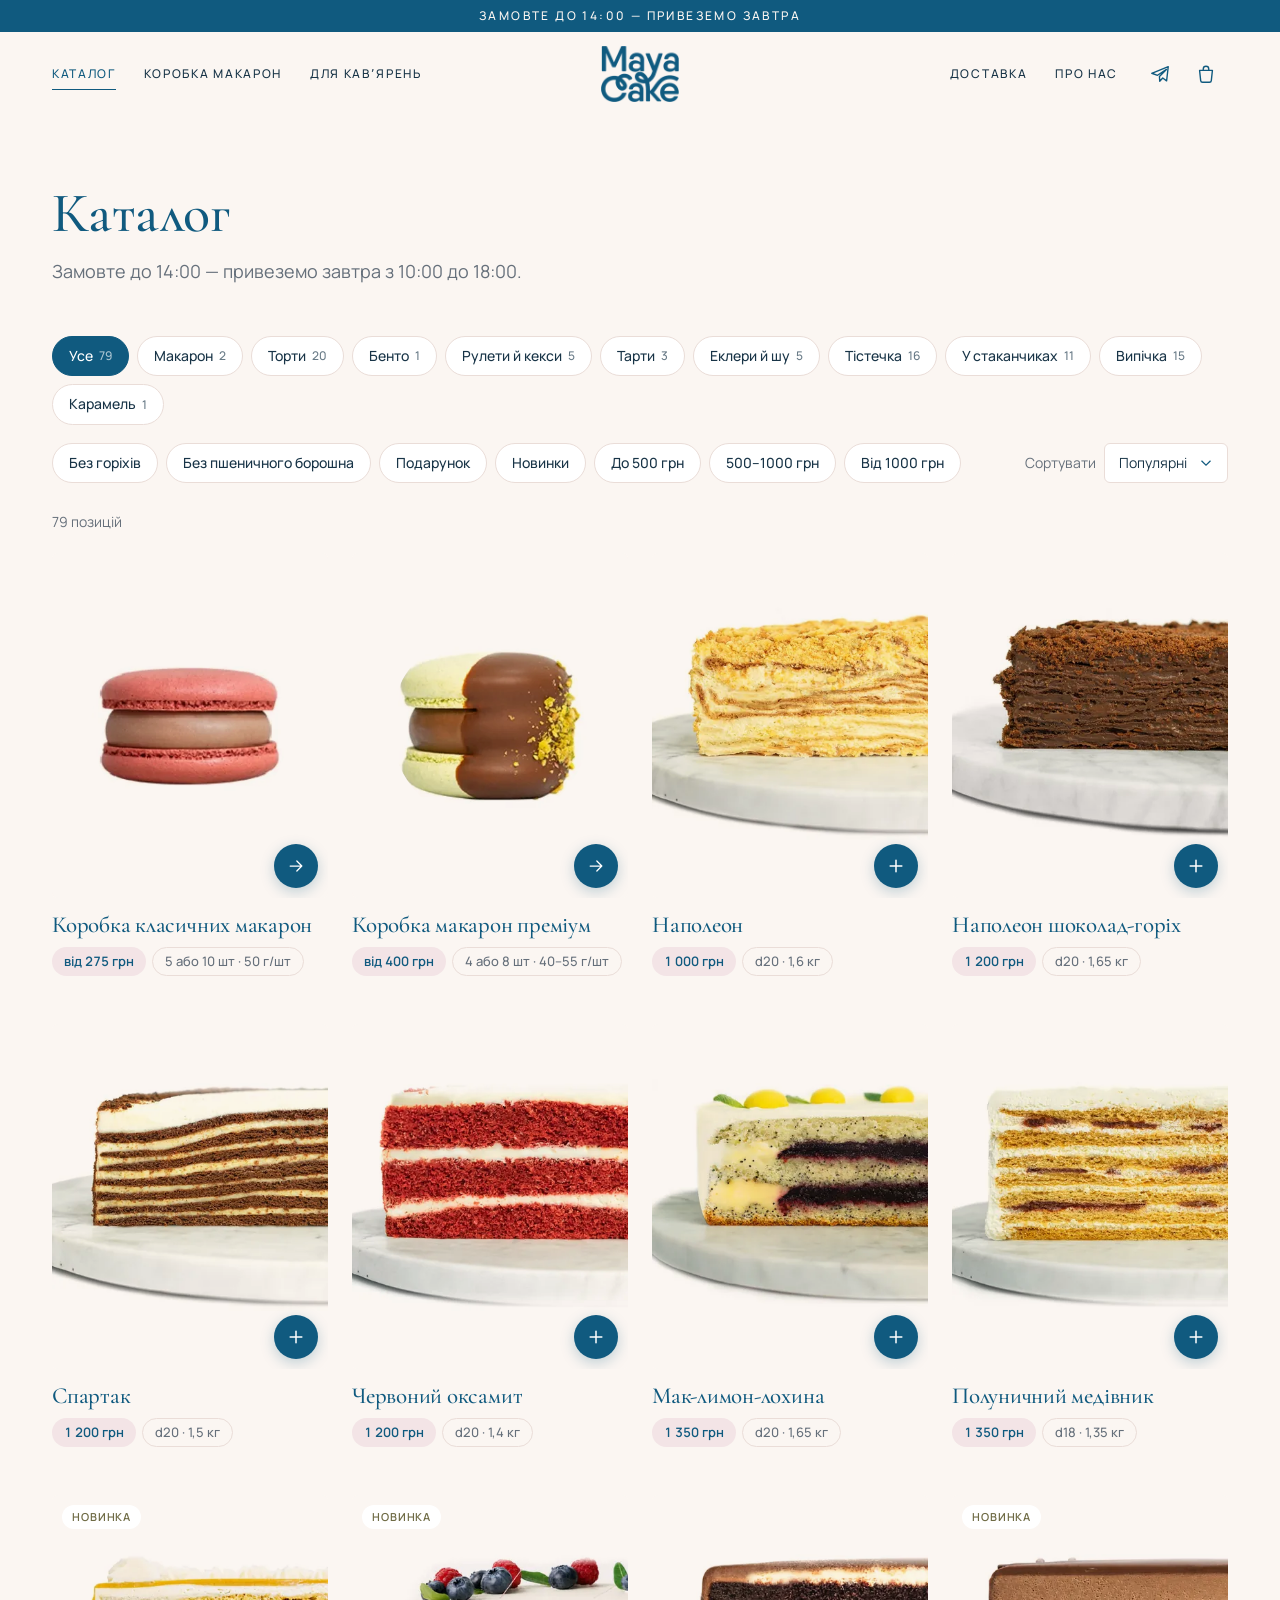
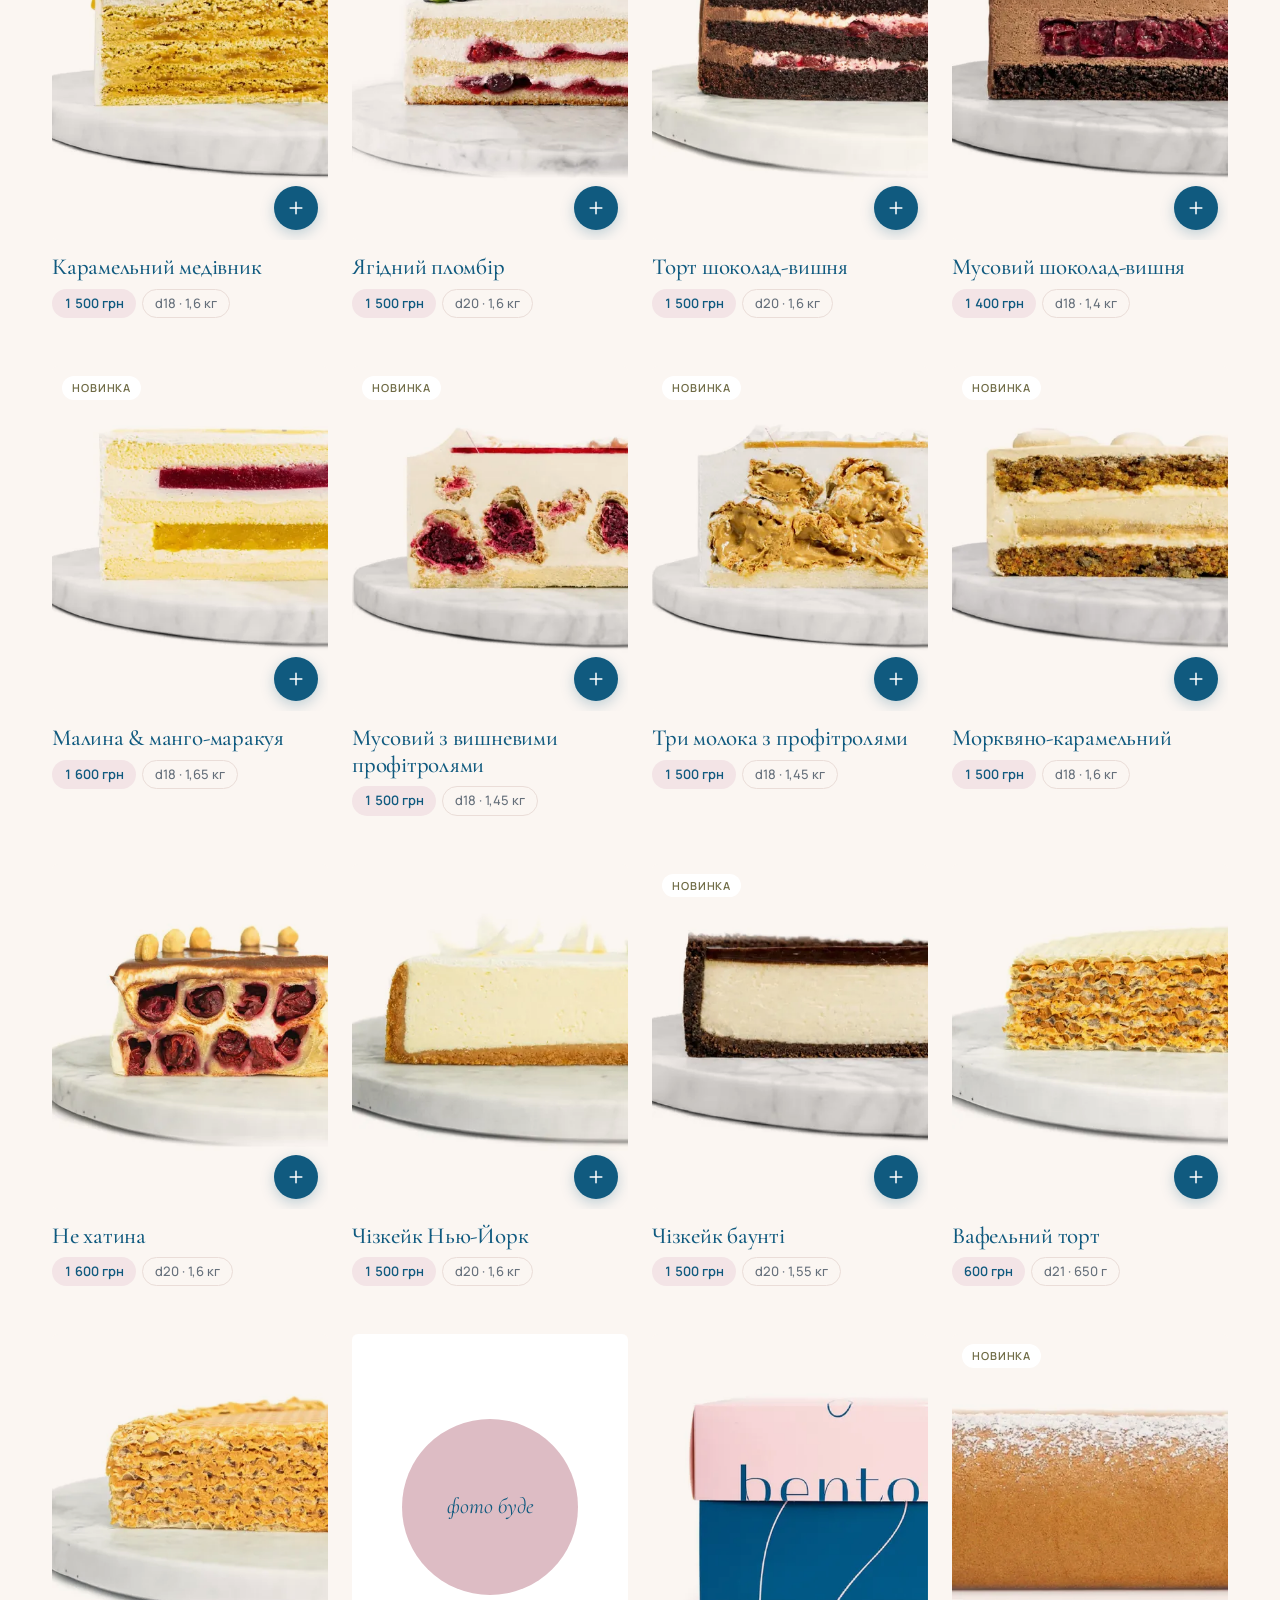
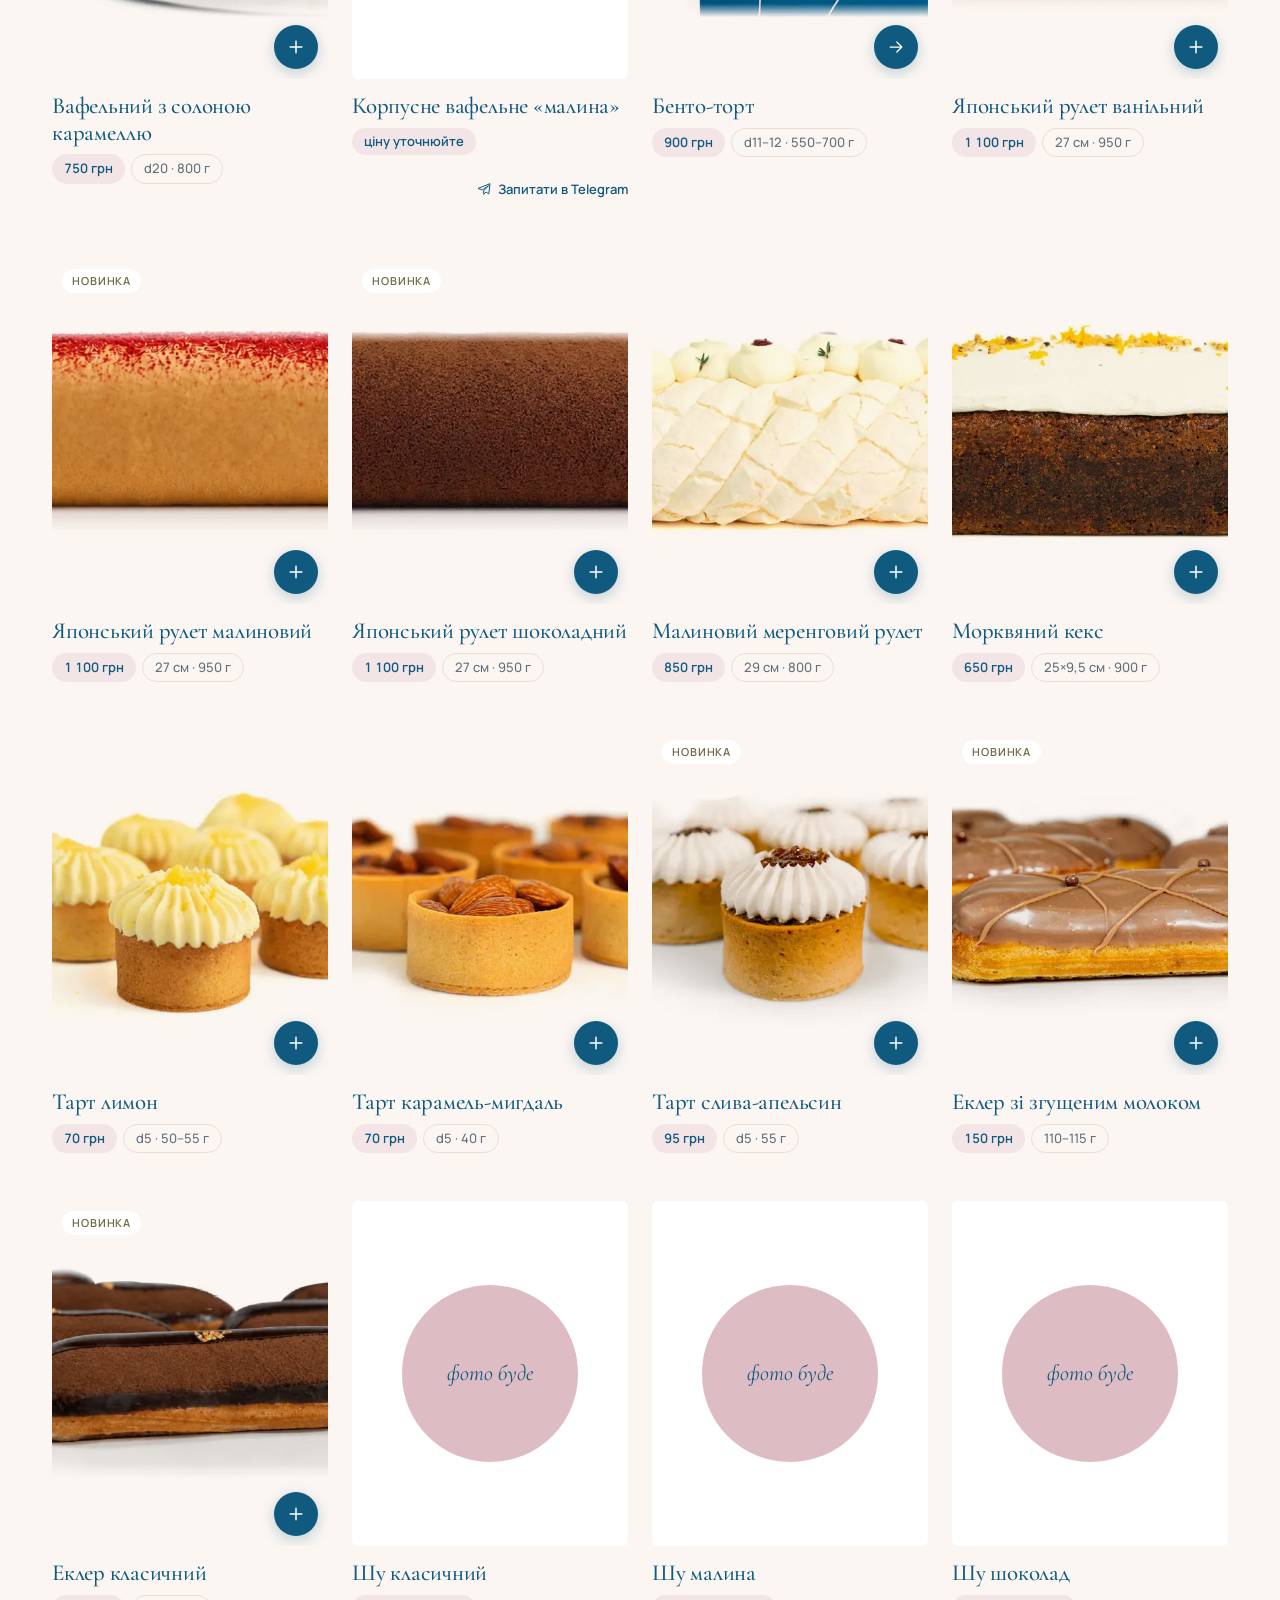
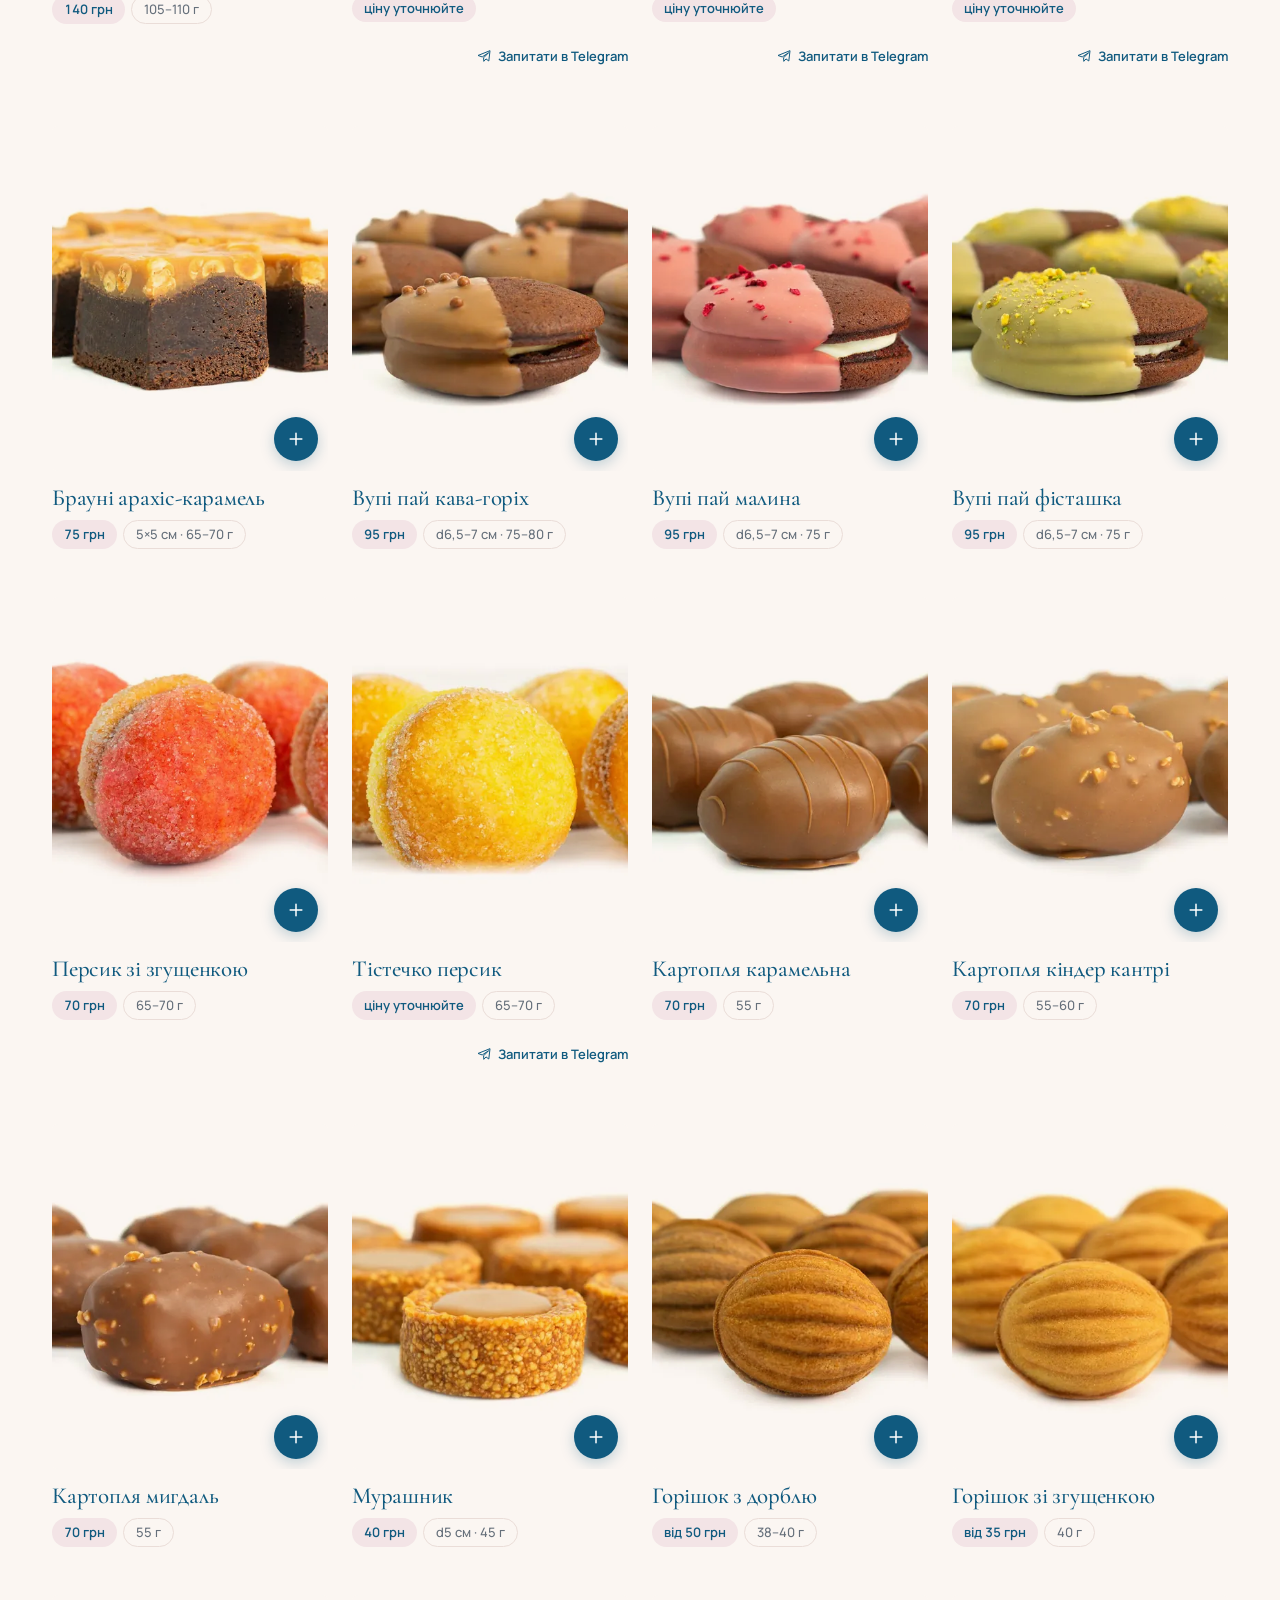
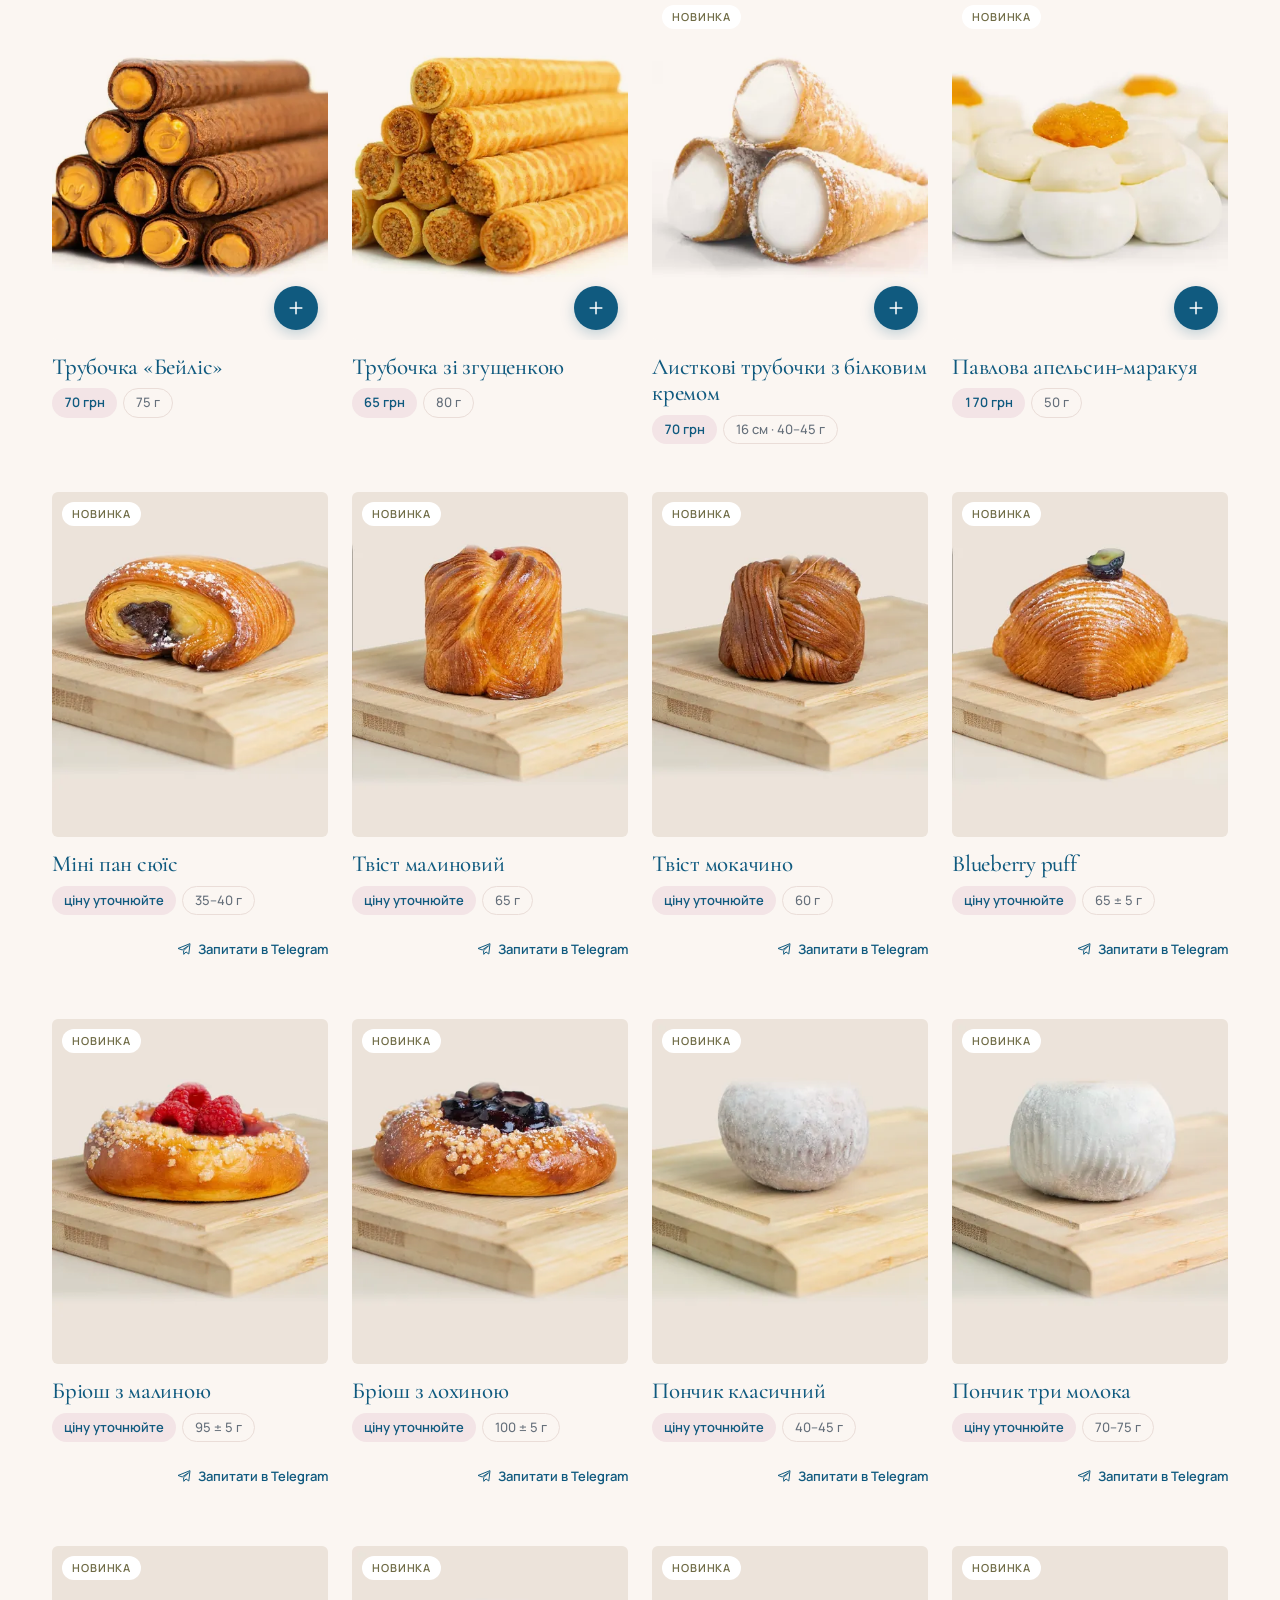
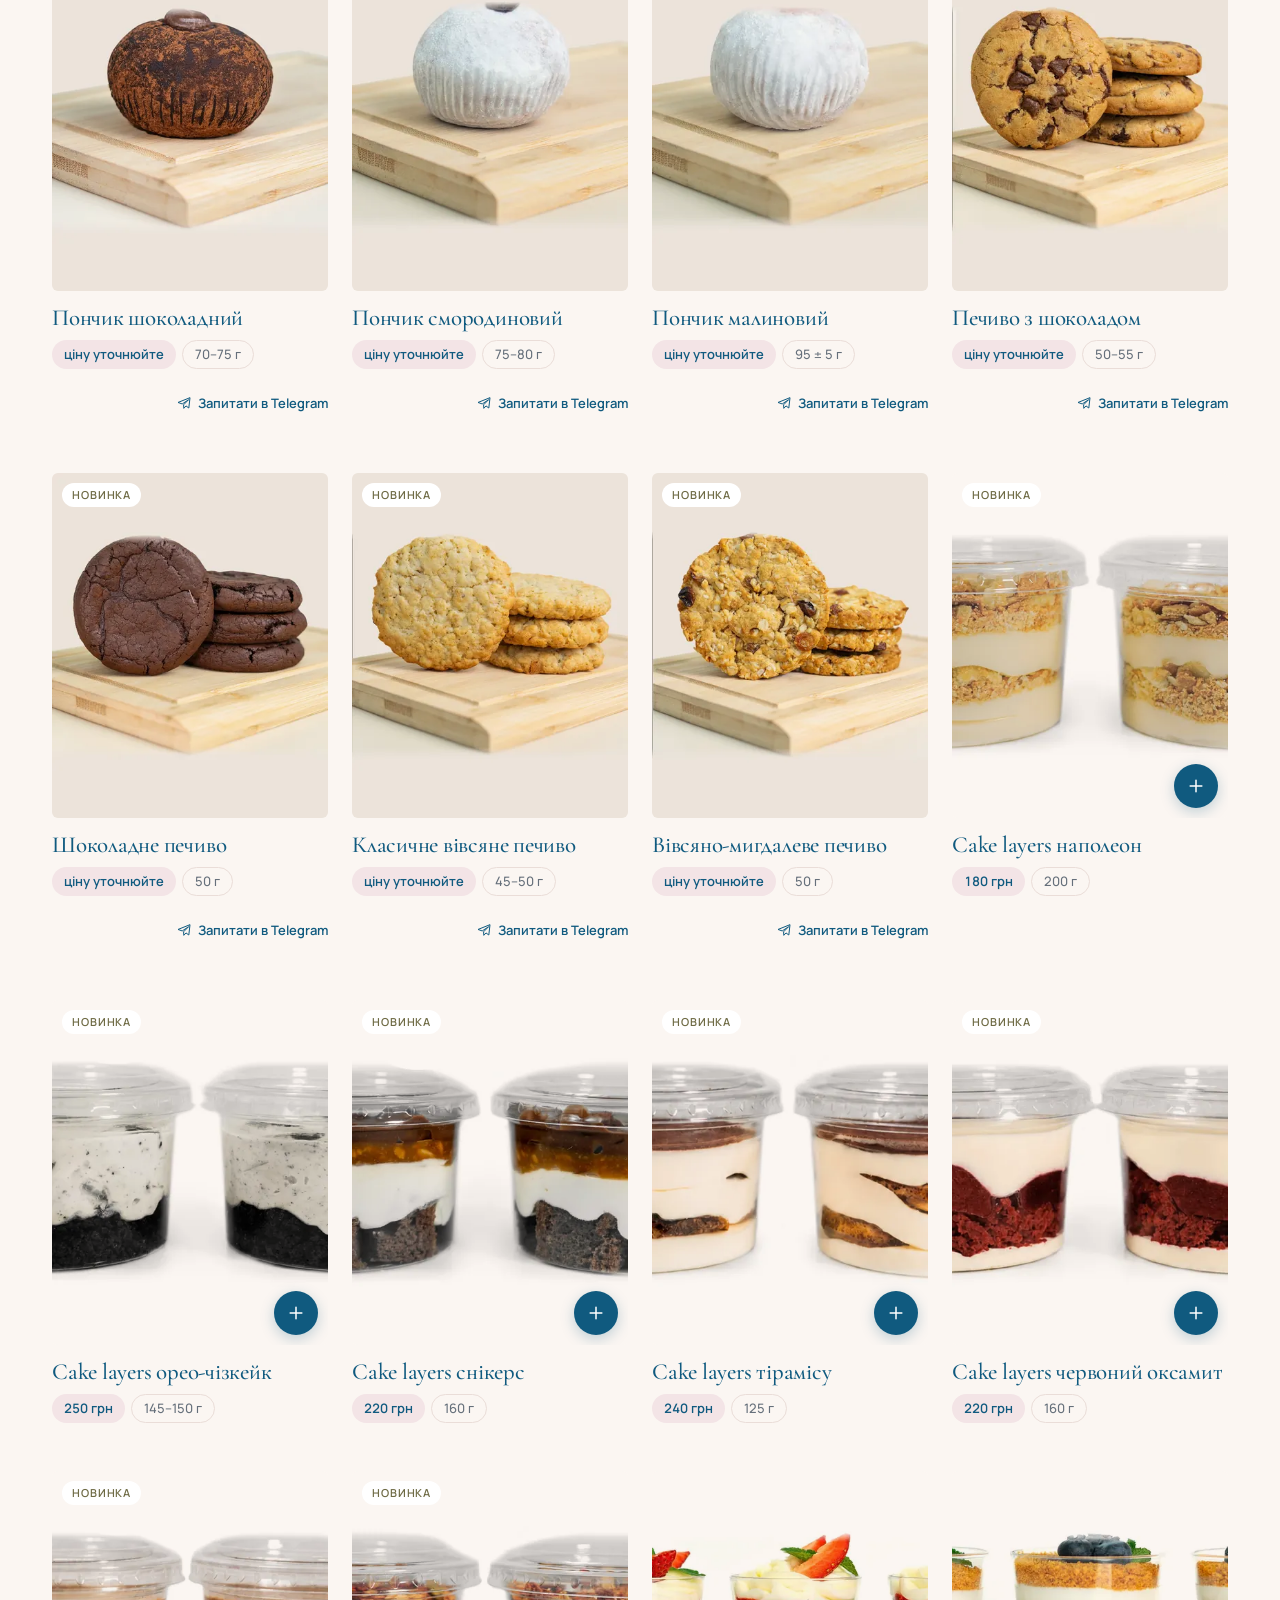
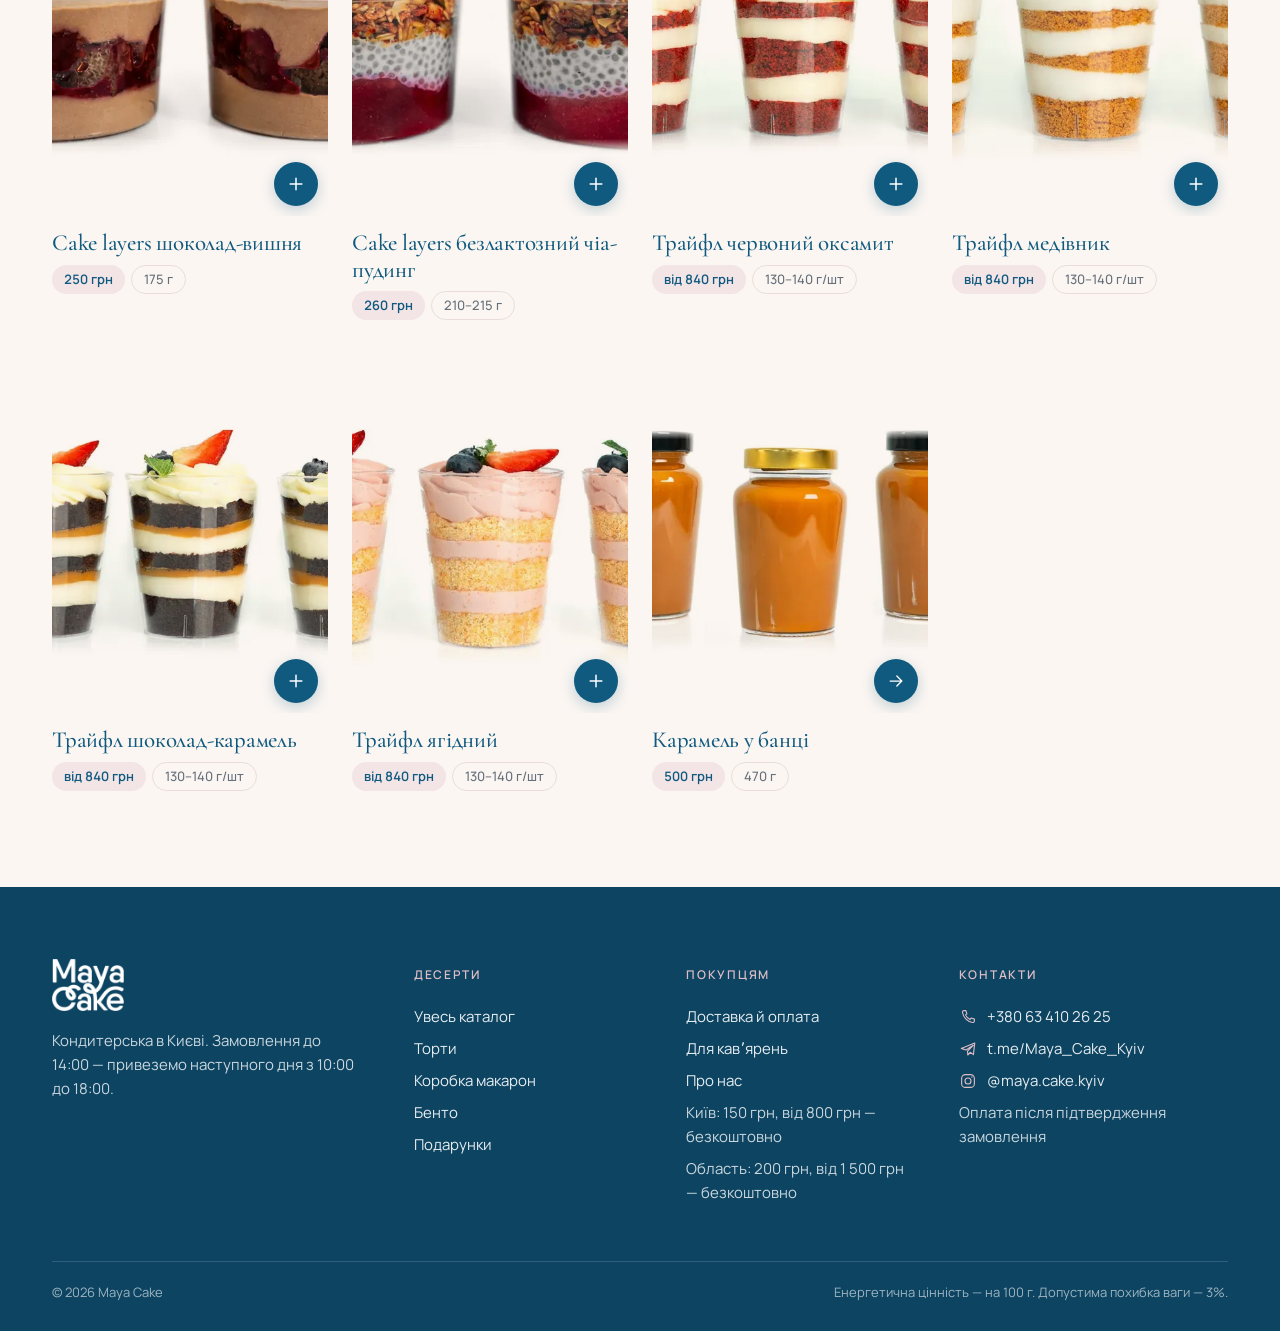
<file: catalog.html>
<!doctype html>
<html lang="uk">
<head>
  <meta charset="utf-8">
  <meta name="viewport" content="width=device-width, initial-scale=1, viewport-fit=cover">
  <title>Каталог десертів — Maya Cake</title>
  <meta name="description" content="Увесь асортимент Maya Cake: торти, макарон, бенто, тарти, еклери, тістечка, десерти в стаканчиках. Ціни, вага, склад і КБЖВ.">
  <!-- Прев'ю при пересиланні посилання (Telegram, Viber, Facebook): логотип Maya Cake -->
  <meta property="og:type" content="website">
  <meta property="og:site_name" content="Maya Cake">
  <meta property="og:locale" content="uk_UA">
  <meta property="og:title" content="Каталог десертів — Maya Cake">
  <meta property="og:description" content="Увесь асортимент Maya Cake: торти, макарон, бенто, тарти, еклери, тістечка, десерти в стаканчиках. Ціни, вага, склад і КБЖВ.">
  <meta property="og:url" content="https://alinabeliever.github.io/maya-cake/catalog.html">
  <meta property="og:image" content="https://alinabeliever.github.io/maya-cake/assets/img/og-image.jpg">
  <meta property="og:image:width" content="1200">
  <meta property="og:image:height" content="630">
  <meta property="og:image:alt" content="Логотип Maya Cake">
  <meta name="twitter:card" content="summary_large_image">
  <meta name="theme-color" content="#FBF6F2">
  <link rel="icon" href="assets/img/favicon.png">
  <link rel="preconnect" href="https://fonts.googleapis.com">
  <link rel="preconnect" href="https://fonts.gstatic.com" crossorigin>
  <!-- шрифти вантажаться паралельно й не затримують показ сторінки -->
  <link rel="stylesheet" href="https://fonts.googleapis.com/css2?family=Cormorant+Garamond:ital,wght@0,500;0,600;1,500&family=Manrope:wght@400;500;600&display=swap" media="print" onload="this.media='all'">
  <noscript><link rel="stylesheet" href="https://fonts.googleapis.com/css2?family=Cormorant+Garamond:ital,wght@0,500;0,600;1,500&family=Manrope:wght@400;500;600&display=swap"></noscript>
  <link rel="stylesheet" href="css/style.css?v=20261104y">
</head>
<body data-page="catalog">
<main id="main">
  <section class="page-head">
    <div class="container">
      <h1 data-cat-title>Каталог</h1>
      <p class="lead muted" data-cat-lead>Замовте до 14:00 — привеземо завтра з 10:00 до 18:00.</p>
    </div>
  </section>

  <div class="cat-sticky">
    <div class="container">
      <nav class="chips hscroll" aria-label="Категорії" data-chips></nav>
    </div>
  </div>

  <section>
    <div class="container">
      <div class="filters">
        <div class="chips hscroll filters__toggles" role="group" aria-label="Фільтри" data-filters></div>
        <label class="filters__sort">Сортувати
          <select class="select" data-sort>
            <option value="popular">Популярні</option>
            <option value="asc">Ціна ↑</option>
            <option value="desc">Ціна ↓</option>
          </select>
        </label>
      </div>
      <p class="catalog-count" data-count aria-live="polite"></p>
      <div class="product-grid" data-grid></div>
      <div class="empty-state" data-empty hidden>
        <div class="ph-circle"><span>нічого</span></div>
        <h2>Нічого не знайшли</h2>
        <p class="muted">Спробуйте прибрати частину фільтрів.</p>
        <button class="btn btn--ghost" type="button" data-reset>Скинути фільтри</button>
      </div>
    </div>
  </section>
</main>

<script src="js/config.js?v=20261104y"></script>
<script src="js/main.js?v=20261104y"></script>
<script src="js/cart.js?v=20261104y"></script>
<script src="js/catalog.js?v=20261104y"></script>
</body>
</html>
</file>
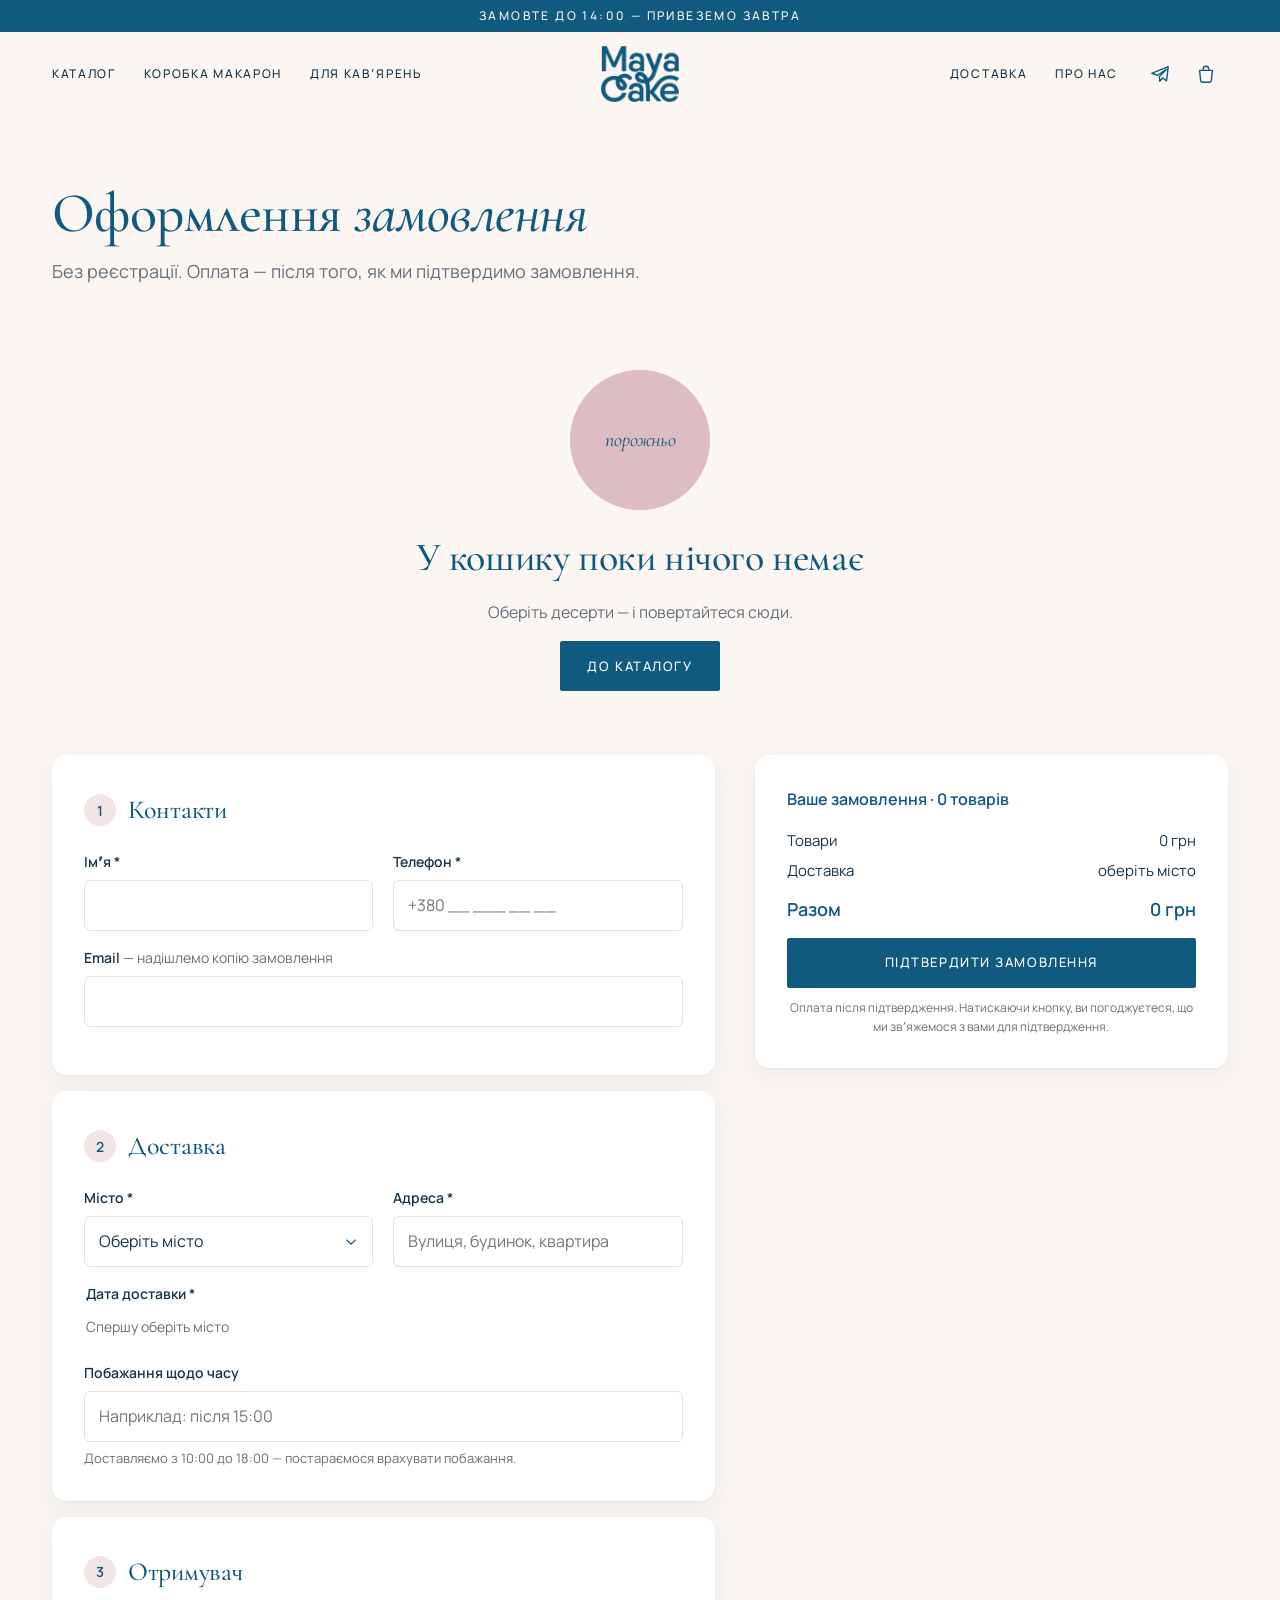
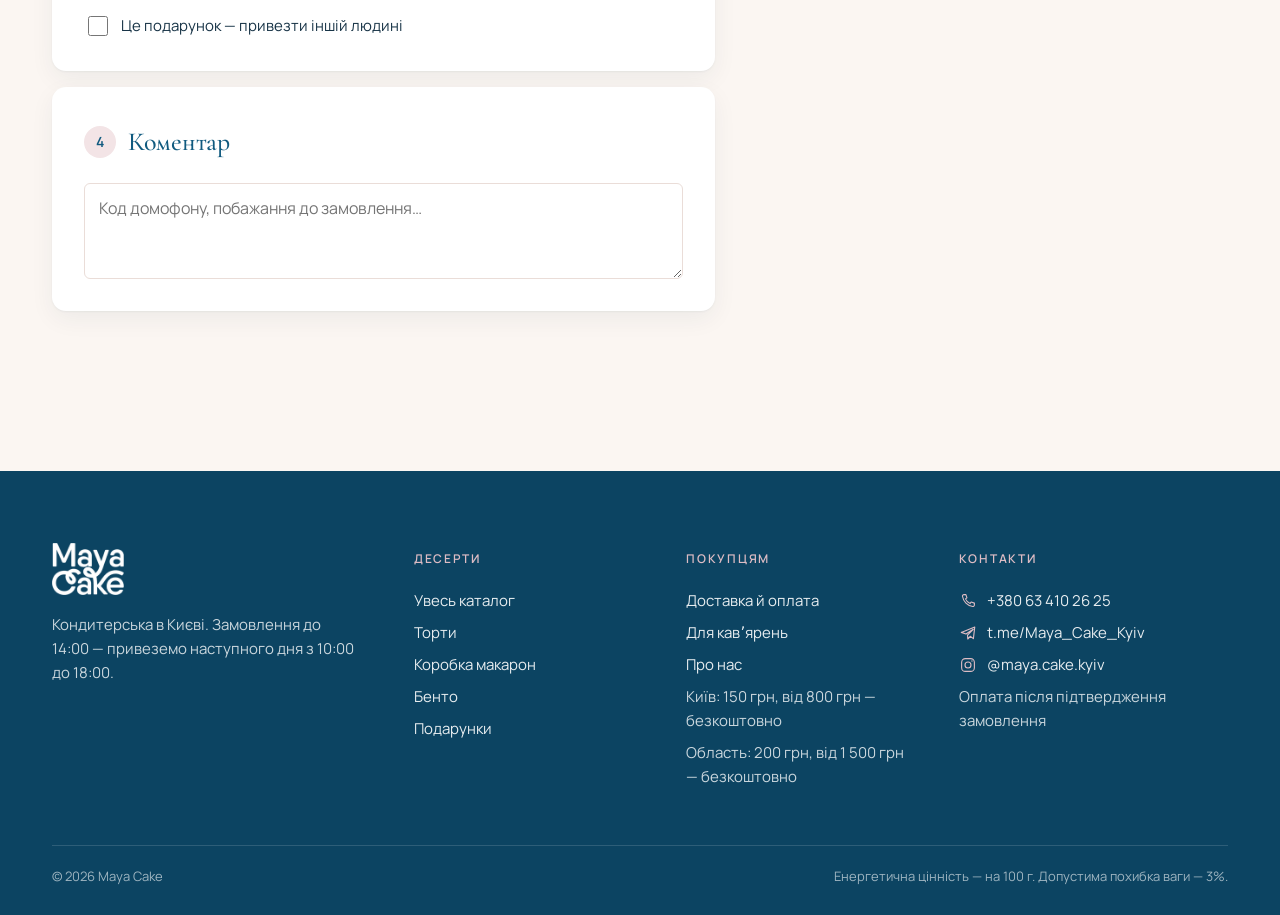
<file: checkout.html>
<!doctype html>
<html lang="uk">
<head>
  <meta charset="utf-8">
  <meta name="viewport" content="width=device-width, initial-scale=1, viewport-fit=cover">
  <title>Оформлення замовлення — Maya Cake</title>
  <meta name="robots" content="noindex">
  <!-- Прев'ю при пересиланні посилання (Telegram, Viber, Facebook): логотип Maya Cake -->
  <meta property="og:type" content="website">
  <meta property="og:site_name" content="Maya Cake">
  <meta property="og:locale" content="uk_UA">
  <meta property="og:title" content="Оформлення замовлення — Maya Cake">
  <meta property="og:description" content="Замовте до 14:00 — привеземо завтра з 10:00 до 18:00.">
  <meta property="og:url" content="https://alinabeliever.github.io/maya-cake/checkout.html">
  <meta property="og:image" content="https://alinabeliever.github.io/maya-cake/assets/img/og-image.jpg">
  <meta property="og:image:width" content="1200">
  <meta property="og:image:height" content="630">
  <meta property="og:image:alt" content="Логотип Maya Cake">
  <meta name="twitter:card" content="summary_large_image">
  <meta name="theme-color" content="#FBF6F2">
  <link rel="icon" href="assets/img/favicon.png">
  <link rel="preconnect" href="https://fonts.googleapis.com">
  <link rel="preconnect" href="https://fonts.gstatic.com" crossorigin>
  <!-- шрифти вантажаться паралельно й не затримують показ сторінки -->
  <link rel="stylesheet" href="https://fonts.googleapis.com/css2?family=Cormorant+Garamond:ital,wght@0,500;0,600;1,500&family=Manrope:wght@400;500;600&display=swap" media="print" onload="this.media='all'">
  <noscript><link rel="stylesheet" href="https://fonts.googleapis.com/css2?family=Cormorant+Garamond:ital,wght@0,500;0,600;1,500&family=Manrope:wght@400;500;600&display=swap"></noscript>
  <link rel="stylesheet" href="css/style.css?v=20261104y">
</head>
<body data-page="checkout">
<main id="main">
  <section class="page-head" style="padding-bottom:20px">
    <div class="container">
      <h1>Оформлення <em>замовлення</em></h1>
      <p class="lead muted">Без реєстрації. Оплата — після того, як ми підтвердимо замовлення.</p>
    </div>
  </section>

  <div class="container">
    <div class="empty-state" data-empty hidden>
      <div class="ph-circle"><span>порожньо</span></div>
      <h2>У кошику поки нічого немає</h2>
      <p class="muted">Оберіть десерти — і повертайтеся сюди.</p>
      <a class="btn" href="catalog.html">До каталогу</a>
    </div>

    <form class="checkout" data-form novalidate hidden>
      <div>
        <div class="form-alert" data-alert hidden tabindex="-1"></div>

        <section class="step-card" aria-labelledby="s1">
          <h2 id="s1"><span>1</span>Контакти</h2>
          <div class="form-grid">
            <div class="field"><label for="c-name">Імʼя *</label><input class="input" id="c-name" name="name" required autocomplete="name"></div>
            <div class="field"><label for="c-phone">Телефон *</label><input class="input" id="c-phone" name="phone" type="tel" required autocomplete="tel" placeholder="+380 __ ___ __ __"><span class="error-text" data-err="phone" hidden>Вкажіть номер у форматі +380XXXXXXXXX</span></div>
            <div class="field full"><label for="c-email">Email <span class="muted" style="font-weight:400">— надішлемо копію замовлення</span></label><input class="input" id="c-email" name="email" type="email" autocomplete="email"></div>
          </div>
        </section>

        <section class="step-card" aria-labelledby="s2">
          <h2 id="s2"><span>2</span>Доставка</h2>
          <div class="form-grid">
            <div class="field"><label for="c-zone">Місто *</label><select class="select" id="c-zone" name="zone" required data-zone></select></div>
            <div class="field"><label for="c-address">Адреса *</label><input class="input" id="c-address" name="address" required autocomplete="street-address" placeholder="Вулиця, будинок, квартира"></div>
          </div>
          <fieldset class="field" style="border:0;padding:0;margin:0 0 16px">
            <legend class="label" style="margin-bottom:8px">Дата доставки *</legend>
            <div class="dates" data-dates></div>
            <span class="hint" data-date-hint></span>
          </fieldset>
          <div class="field" style="margin:0"><label for="c-time">Побажання щодо часу</label><input class="input" id="c-time" name="time_wish" placeholder="Наприклад: після 15:00"><span class="hint">Доставляємо з 10:00 до 18:00 — постараємося врахувати побажання.</span></div>
        </section>

        <section class="step-card" aria-labelledby="s3">
          <h2 id="s3"><span>3</span>Отримувач</h2>
          <label class="check"><input type="checkbox" name="is_gift" data-gift> Це подарунок — привезти іншій людині</label>
          <div class="gift-fields" data-gift-fields>
            <div class="form-grid">
              <div class="field"><label for="g-name">Імʼя отримувача *</label><input class="input" id="g-name" name="recipient_name"></div>
              <div class="field"><label for="g-phone">Телефон отримувача *</label><input class="input" id="g-phone" name="recipient_phone" type="tel" placeholder="+380 __ ___ __ __"><span class="error-text" data-err="g-phone" hidden>Вкажіть номер у форматі +380XXXXXXXXX</span></div>
              <div class="field full"><label class="check"><input type="checkbox" name="hide_price"> Не показувати ціну в чеку</label></div>
              <div class="field full"><label for="g-card">Текст листівки</label><textarea class="textarea" id="g-card" name="card_text" maxlength="150" rows="2"></textarea><span class="hint">До 150 символів</span></div>
            </div>
          </div>
        </section>

        <section class="step-card" aria-labelledby="s4">
          <h2 id="s4"><span>4</span>Коментар</h2>
          <div class="field" style="margin:0"><label for="c-comment" class="visually-hidden">Коментар до замовлення</label><textarea class="textarea" id="c-comment" name="comment" placeholder="Код домофону, побажання до замовлення…"></textarea></div>
        </section>
        <input class="hp" type="text" name="_gotcha" tabindex="-1" autocomplete="off" aria-hidden="true">
      </div>

      <aside class="checkout__aside">
        <div class="summary">
          <button class="summary-toggle" type="button" aria-expanded="false" data-toggle>
            <span data-toggle-label>Ваше замовлення</span><svg aria-hidden="true"><use href="assets/icons/sprite.svg#chevron"/></svg>
          </button>
          <div class="summary__items" data-items hidden></div>
          <div class="totals" style="margin-top:16px" data-totals></div>
          <button class="btn btn--block" type="submit" data-submit>Підтвердити замовлення</button>
          <p class="pay-note">Оплата після підтвердження. Натискаючи кнопку, ви погоджуєтеся, що ми звʼяжемося з вами для підтвердження.</p>
        </div>
      </aside>
    </form>
  </div>
</main>

<script src="js/config.js?v=20261104y"></script>
<script src="js/main.js?v=20261104y"></script>
<script src="js/cart.js?v=20261104y"></script>
<script src="js/checkout.js?v=20261104y"></script>
</body>
</html>
</file>
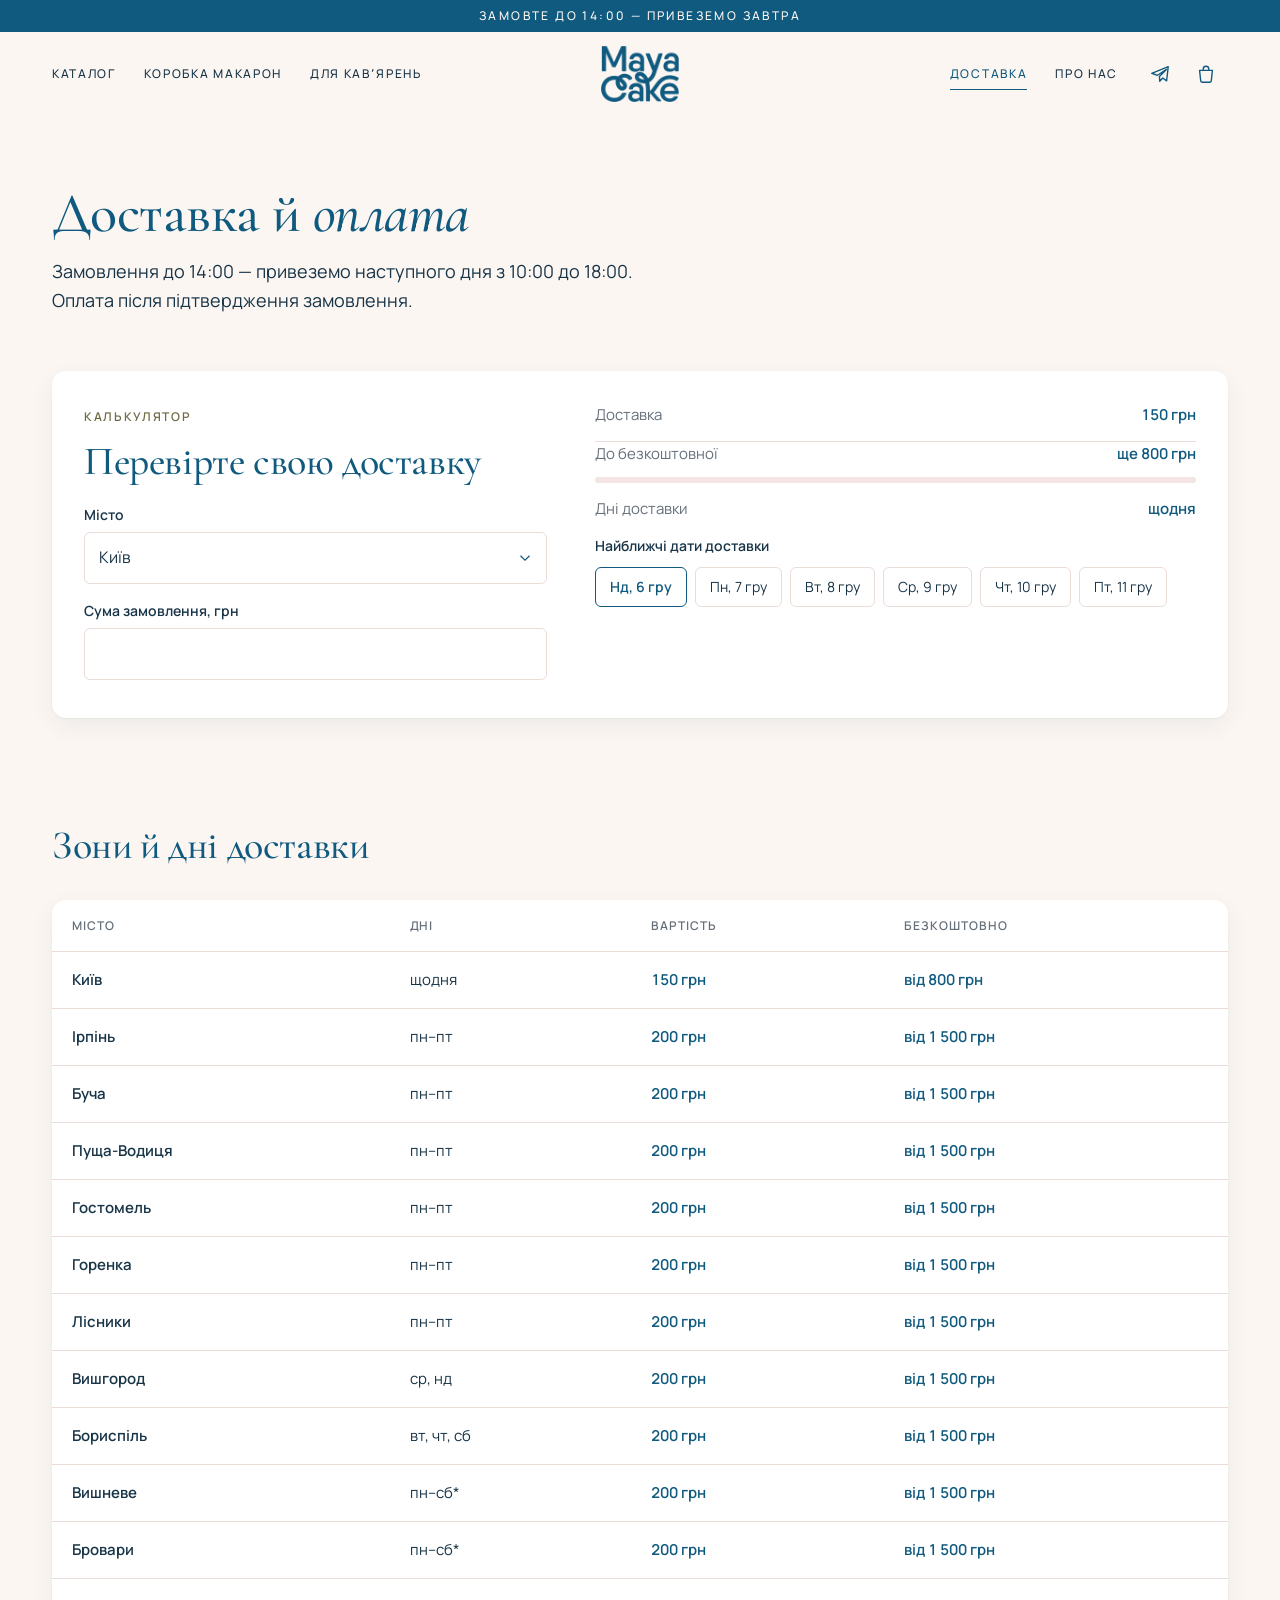
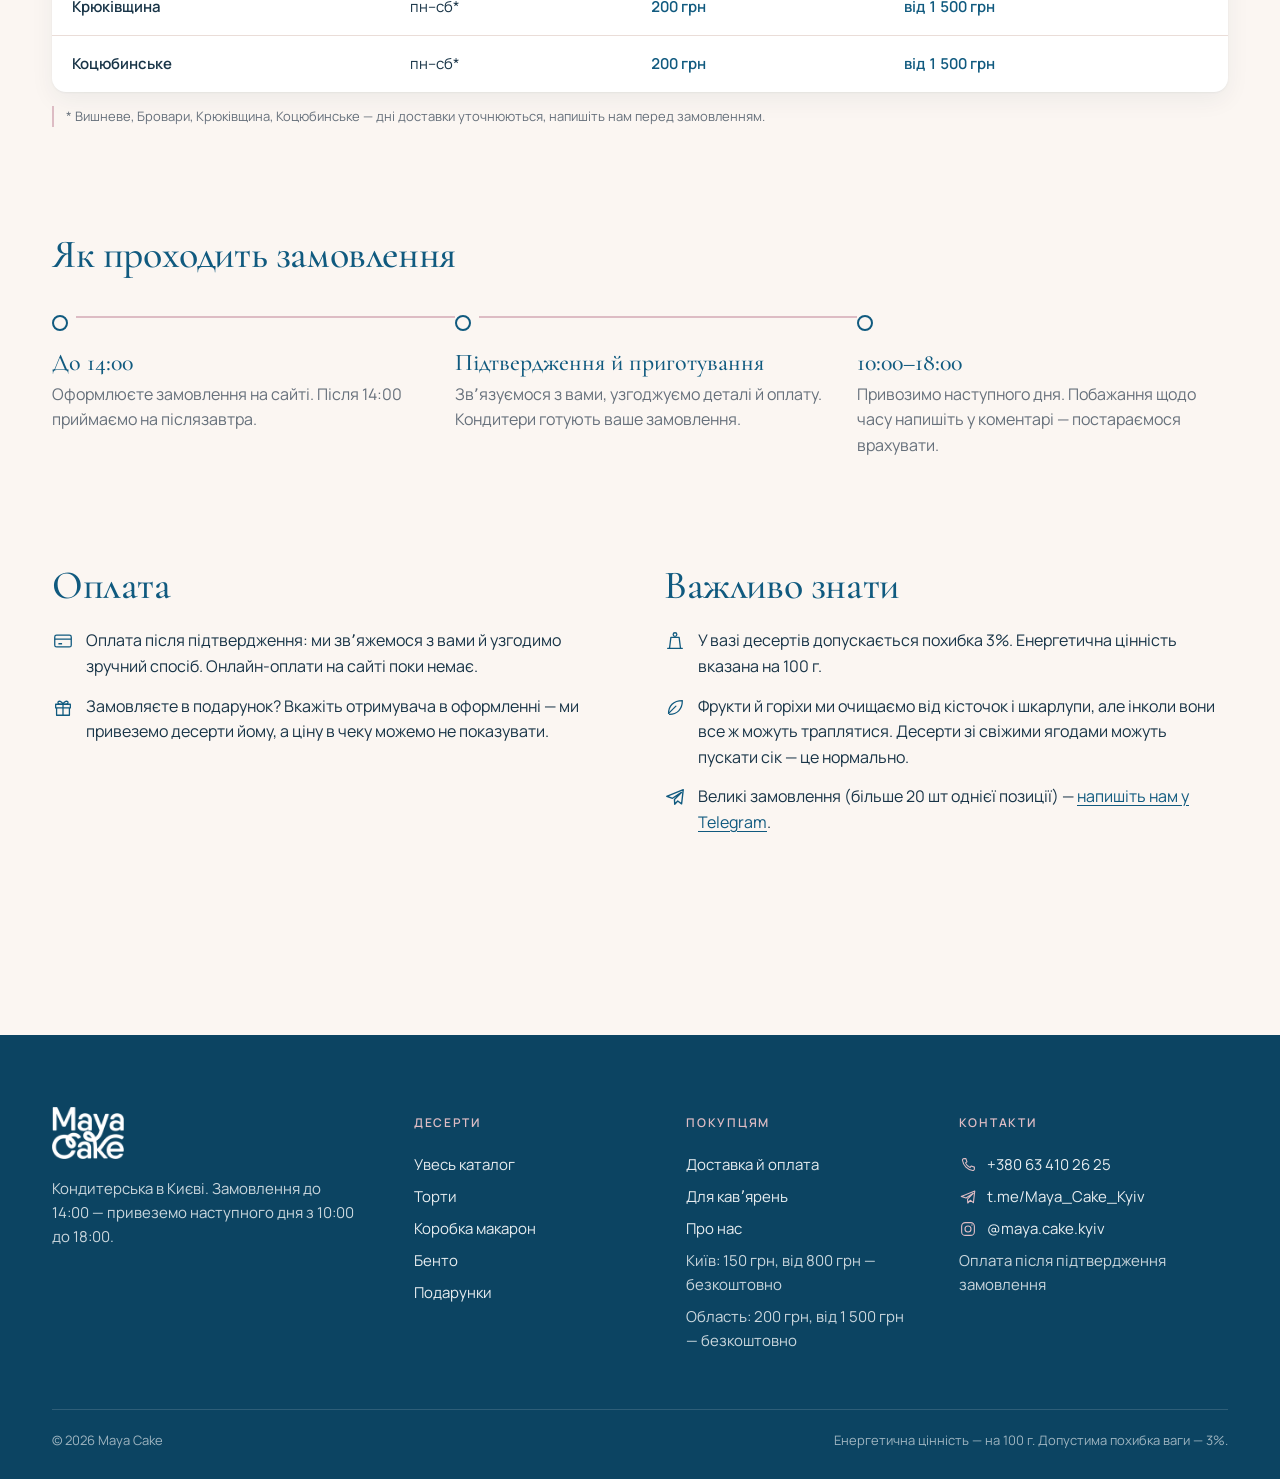
<file: delivery.html>
<!doctype html>
<html lang="uk">
<head>
  <meta charset="utf-8">
  <meta name="viewport" content="width=device-width, initial-scale=1, viewport-fit=cover">
  <title>Доставка й оплата — Maya Cake</title>
  <meta name="description" content="Доставка десертів Maya Cake по Києву та області: замовлення до 14:00 — доставка наступного дня з 10:00 до 18:00. Київ 150 грн, безкоштовно від 800 грн.">
  <!-- Прев'ю при пересиланні посилання (Telegram, Viber, Facebook): логотип Maya Cake -->
  <meta property="og:type" content="website">
  <meta property="og:site_name" content="Maya Cake">
  <meta property="og:locale" content="uk_UA">
  <meta property="og:title" content="Доставка й оплата — Maya Cake">
  <meta property="og:description" content="Доставка десертів Maya Cake по Києву та області: замовлення до 14:00 — доставка наступного дня з 10:00 до 18:00. Київ 150 грн, безкоштовно від 800 грн.">
  <meta property="og:url" content="https://alinabeliever.github.io/maya-cake/delivery.html">
  <meta property="og:image" content="https://alinabeliever.github.io/maya-cake/assets/img/og-image.jpg">
  <meta property="og:image:width" content="1200">
  <meta property="og:image:height" content="630">
  <meta property="og:image:alt" content="Логотип Maya Cake">
  <meta name="twitter:card" content="summary_large_image">
  <meta name="theme-color" content="#FBF6F2">
  <link rel="icon" href="assets/img/favicon.png">
  <link rel="preconnect" href="https://fonts.googleapis.com">
  <link rel="preconnect" href="https://fonts.gstatic.com" crossorigin>
  <!-- шрифти вантажаться паралельно й не затримують показ сторінки -->
  <link rel="stylesheet" href="https://fonts.googleapis.com/css2?family=Cormorant+Garamond:ital,wght@0,500;0,600;1,500&family=Manrope:wght@400;500;600&display=swap" media="print" onload="this.media='all'">
  <noscript><link rel="stylesheet" href="https://fonts.googleapis.com/css2?family=Cormorant+Garamond:ital,wght@0,500;0,600;1,500&family=Manrope:wght@400;500;600&display=swap"></noscript>
  <link rel="stylesheet" href="css/style.css?v=20261104y">
</head>
<body data-page="delivery">
<main id="main">
  <section class="page-head">
    <div class="container">
      <h1>Доставка й <em>оплата</em></h1>
      <p class="lead">Замовлення до 14:00 — привеземо наступного дня з 10:00 до 18:00. Оплата після підтвердження замовлення.</p>
    </div>
  </section>

  <!-- Калькулятор -->
  <section class="section" style="padding-top:16px" aria-labelledby="calc-title">
    <div class="container">
      <div class="panel calc">
        <div>
          <span class="eyebrow">Калькулятор</span>
          <h2 id="calc-title">Перевірте свою доставку</h2>
          <div class="field" style="margin-top:20px">
            <label for="d-zone">Місто</label>
            <select class="select" id="d-zone" data-zone></select>
          </div>
          <div class="field" style="margin:0">
            <label for="d-sum">Сума замовлення, грн</label>
            <input class="input num" id="d-sum" type="number" inputmode="numeric" min="0" step="50" data-sum>
            <span class="hint" data-sum-hint></span>
          </div>
        </div>
        <div class="calc__result" aria-live="polite">
          <div data-result></div>
          <div>
            <p class="label" style="font-size:14px;font-weight:600;margin-bottom:10px">Найближчі дати доставки</p>
            <ul class="date-list" data-dates></ul>
          </div>
        </div>
      </div>
    </div>
  </section>

  <!-- Зони -->
  <section class="section" style="padding-top:0" aria-labelledby="zones-title">
    <div class="container">
      <div class="section-head"><h2 id="zones-title">Зони й дні доставки</h2></div>
      <div class="table-wrap">
        <table class="table table--stack zones-table">
          <thead><tr><th>Місто</th><th>Дні</th><th>Вартість</th><th>Безкоштовно</th></tr></thead>
          <tbody data-zones></tbody>
        </table>
      </div>
      <p class="soft-note" data-unconfirmed></p>
    </div>
  </section>

  <!-- Як проходить замовлення -->
  <section class="section" style="padding-top:0" aria-labelledby="flow-title">
    <div class="container">
      <div class="section-head"><h2 id="flow-title">Як проходить замовлення</h2></div>
      <ol class="timeline">
        <li><strong>До 14:00</strong><p>Оформлюєте замовлення на сайті. Після 14:00 приймаємо на післязавтра.</p></li>
        <li><strong>Підтвердження й приготування</strong><p>Звʼязуємося з вами, узгоджуємо деталі й оплату. Кондитери готують ваше замовлення.</p></li>
        <li><strong>10:00–18:00</strong><p>Привозимо наступного дня. Побажання щодо часу напишіть у коментарі — постараємося врахувати.</p></li>
      </ol>
    </div>
  </section>

  <!-- Оплата -->
  <section class="section" style="padding-top:0" aria-labelledby="pay-title">
    <div class="container two-col">
      <div>
        <h2 id="pay-title">Оплата</h2>
        <ul class="info-list">
          <li><svg aria-hidden="true"><use href="assets/icons/sprite.svg#card"/></svg><span>Оплата після підтвердження: ми звʼяжемося з вами й узгодимо зручний спосіб. Онлайн-оплати на сайті поки немає.</span></li>
          <li><svg aria-hidden="true"><use href="assets/icons/sprite.svg#gift"/></svg><span>Замовляєте в подарунок? Вкажіть отримувача в оформленні — ми привеземо десерти йому, а ціну в чеку можемо не показувати.</span></li>
        </ul>
      </div>
      <div>
        <h2>Важливо знати</h2>
        <ul class="info-list">
          <li><svg aria-hidden="true"><use href="assets/icons/sprite.svg#scale"/></svg><span>У вазі десертів допускається похибка 3%. Енергетична цінність вказана на 100 г.</span></li>
          <li><svg aria-hidden="true"><use href="assets/icons/sprite.svg#leaf"/></svg><span data-pits></span></li>
          <li><svg aria-hidden="true"><use href="assets/icons/sprite.svg#telegram"/></svg><span>Великі замовлення (більше 20 шт однієї позиції) — <a data-tg href="#" target="_blank" rel="noopener">напишіть нам у Telegram</a>.</span></li>
        </ul>
      </div>
    </div>
  </section>
</main>

<script src="js/config.js?v=20261104y"></script>
<script src="js/main.js?v=20261104y"></script>
<script src="js/cart.js?v=20261104y"></script>
<script src="js/delivery.js?v=20261104y"></script>
</body>
</html>
</file>
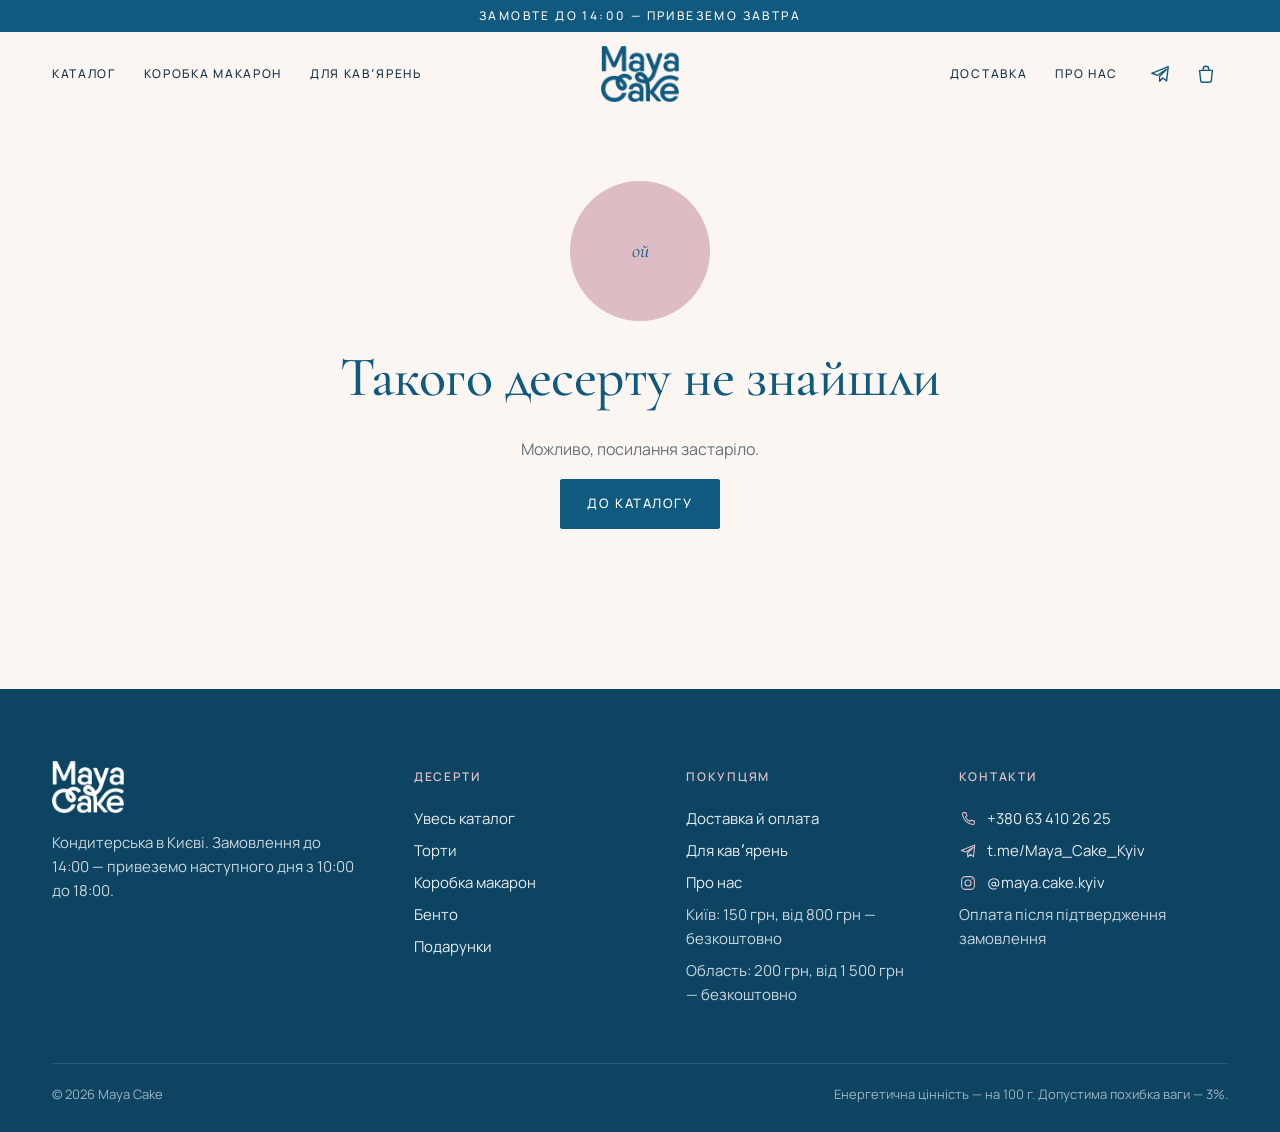
<file: product.html>
<!doctype html>
<html lang="uk">
<head>
  <meta charset="utf-8">
  <meta name="viewport" content="width=device-width, initial-scale=1, viewport-fit=cover">
  <title>Десерт — Maya Cake</title>
  <meta name="description" content="Десерт Maya Cake з доставкою по Києву: ціна, вага, склад, КБЖВ, алергени.">
  <!-- Прев'ю при пересиланні посилання (Telegram, Viber, Facebook): логотип Maya Cake -->
  <meta property="og:type" content="website">
  <meta property="og:site_name" content="Maya Cake">
  <meta property="og:locale" content="uk_UA">
  <meta property="og:title" content="Десерт — Maya Cake">
  <meta property="og:description" content="Десерт Maya Cake з доставкою по Києву: ціна, вага, склад, КБЖВ, алергени.">
  <meta property="og:url" content="https://alinabeliever.github.io/maya-cake/product.html">
  <meta property="og:image" content="https://alinabeliever.github.io/maya-cake/assets/img/og-image.jpg">
  <meta property="og:image:width" content="1200">
  <meta property="og:image:height" content="630">
  <meta property="og:image:alt" content="Логотип Maya Cake">
  <meta name="twitter:card" content="summary_large_image">
  <meta name="theme-color" content="#FBF6F2">
  <link rel="icon" href="assets/img/favicon.png">
  <link rel="preconnect" href="https://fonts.googleapis.com">
  <link rel="preconnect" href="https://fonts.gstatic.com" crossorigin>
  <!-- шрифти вантажаться паралельно й не затримують показ сторінки -->
  <link rel="stylesheet" href="https://fonts.googleapis.com/css2?family=Cormorant+Garamond:ital,wght@0,500;0,600;1,500&family=Manrope:wght@400;500;600&display=swap" media="print" onload="this.media='all'">
  <noscript><link rel="stylesheet" href="https://fonts.googleapis.com/css2?family=Cormorant+Garamond:ital,wght@0,500;0,600;1,500&family=Manrope:wght@400;500;600&display=swap"></noscript>
  <link rel="stylesheet" href="css/style.css?v=20261104y">
</head>
<body data-page="product">
<main id="main">
  <div class="container">
    <div data-product></div>
  </div>
  <section class="section" data-related-wrap hidden>
    <div class="container">
      <div class="section-head"><h2>Смакує разом з</h2></div>
      <div class="product-grid" data-related></div>
    </div>
  </section>
</main>

<script src="js/config.js?v=20261104y"></script>
<script src="js/main.js?v=20261104y"></script>
<script src="js/cart.js?v=20261104y"></script>
<script src="js/product.js?v=20261104y"></script>
</body>
</html>
</file>
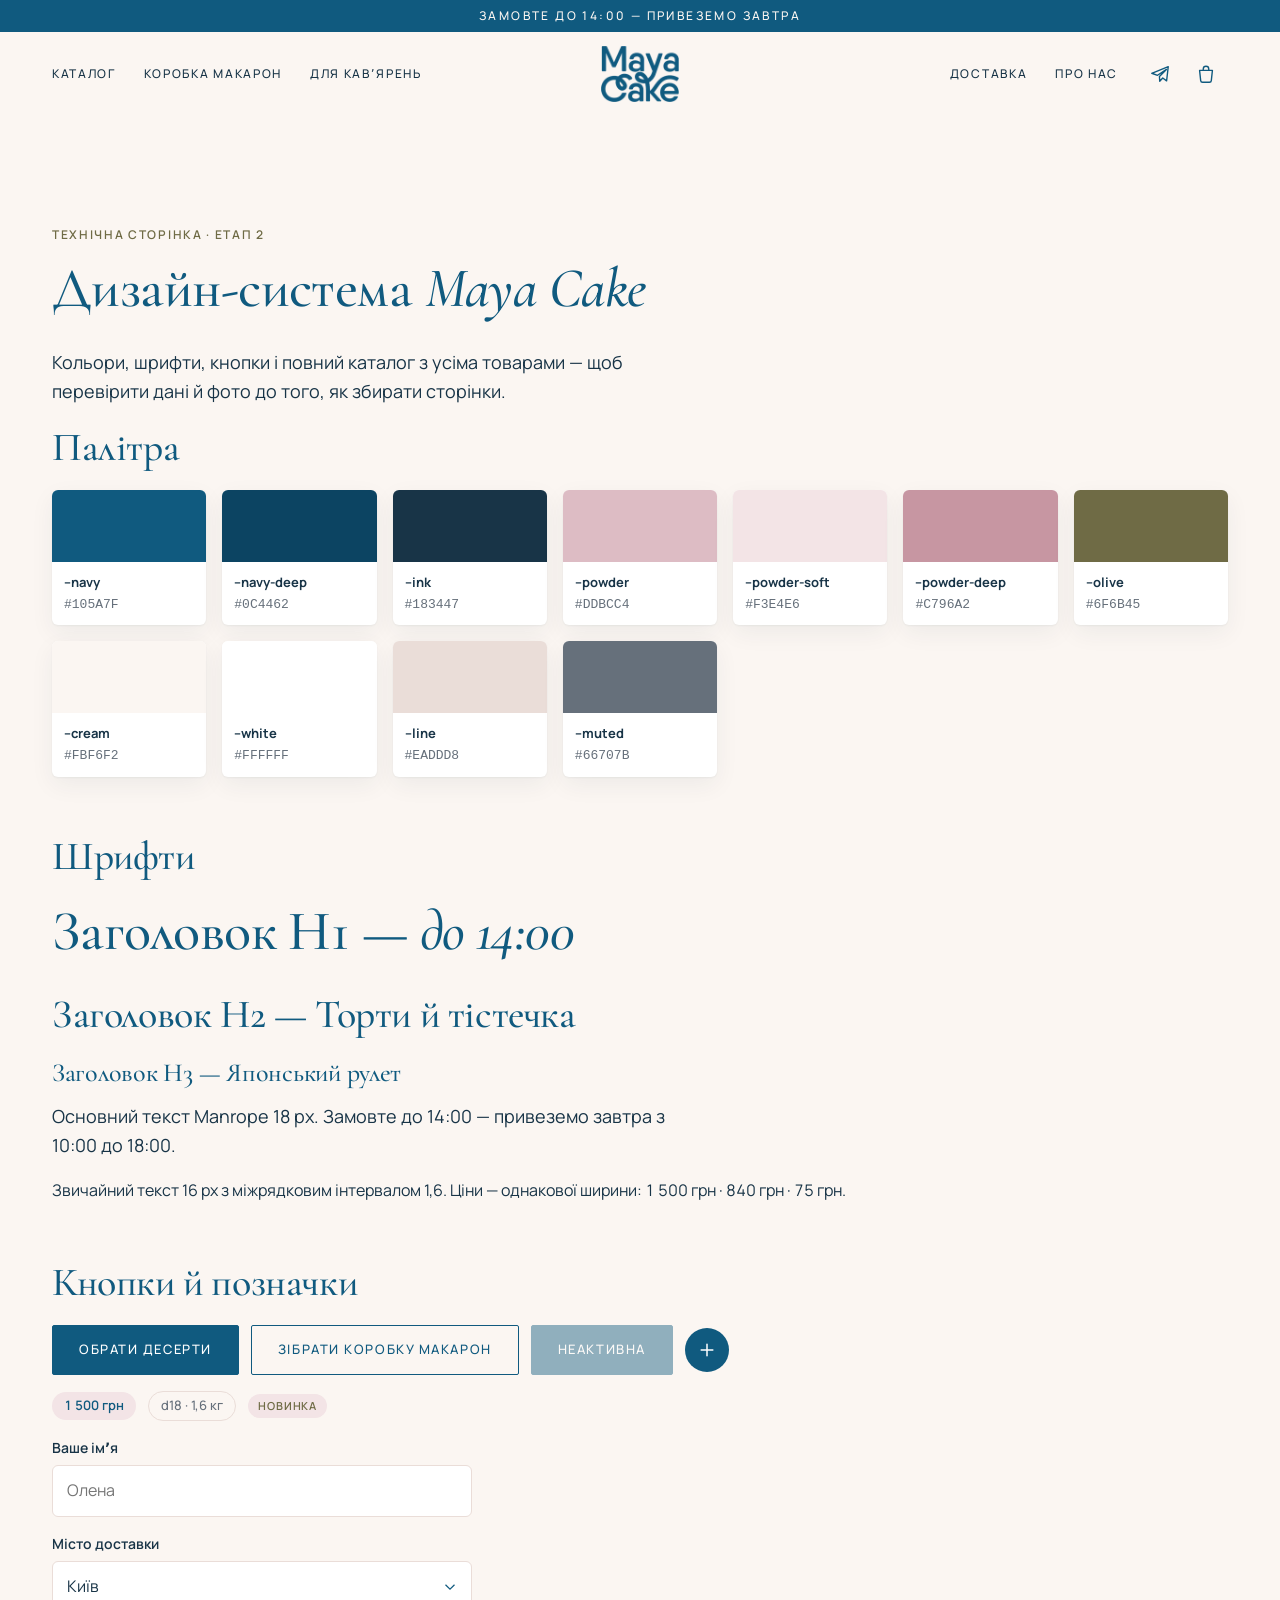
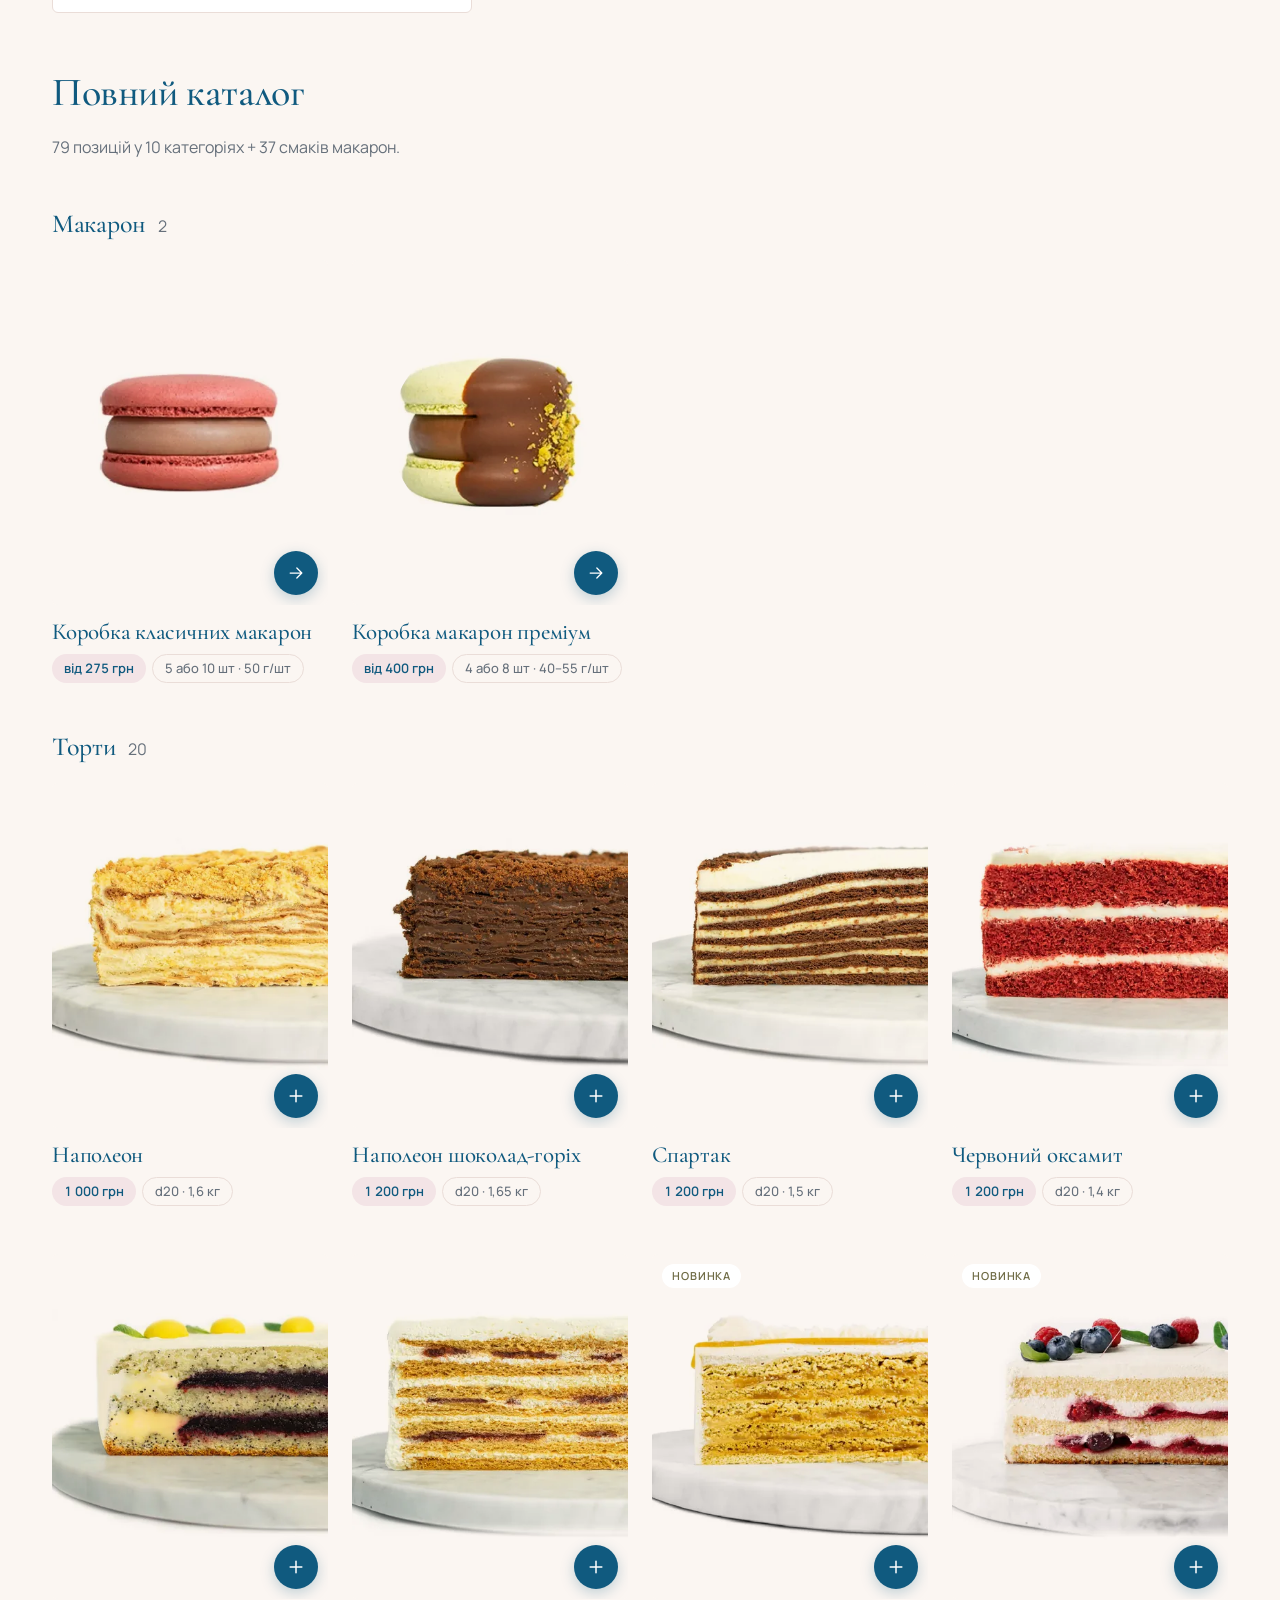
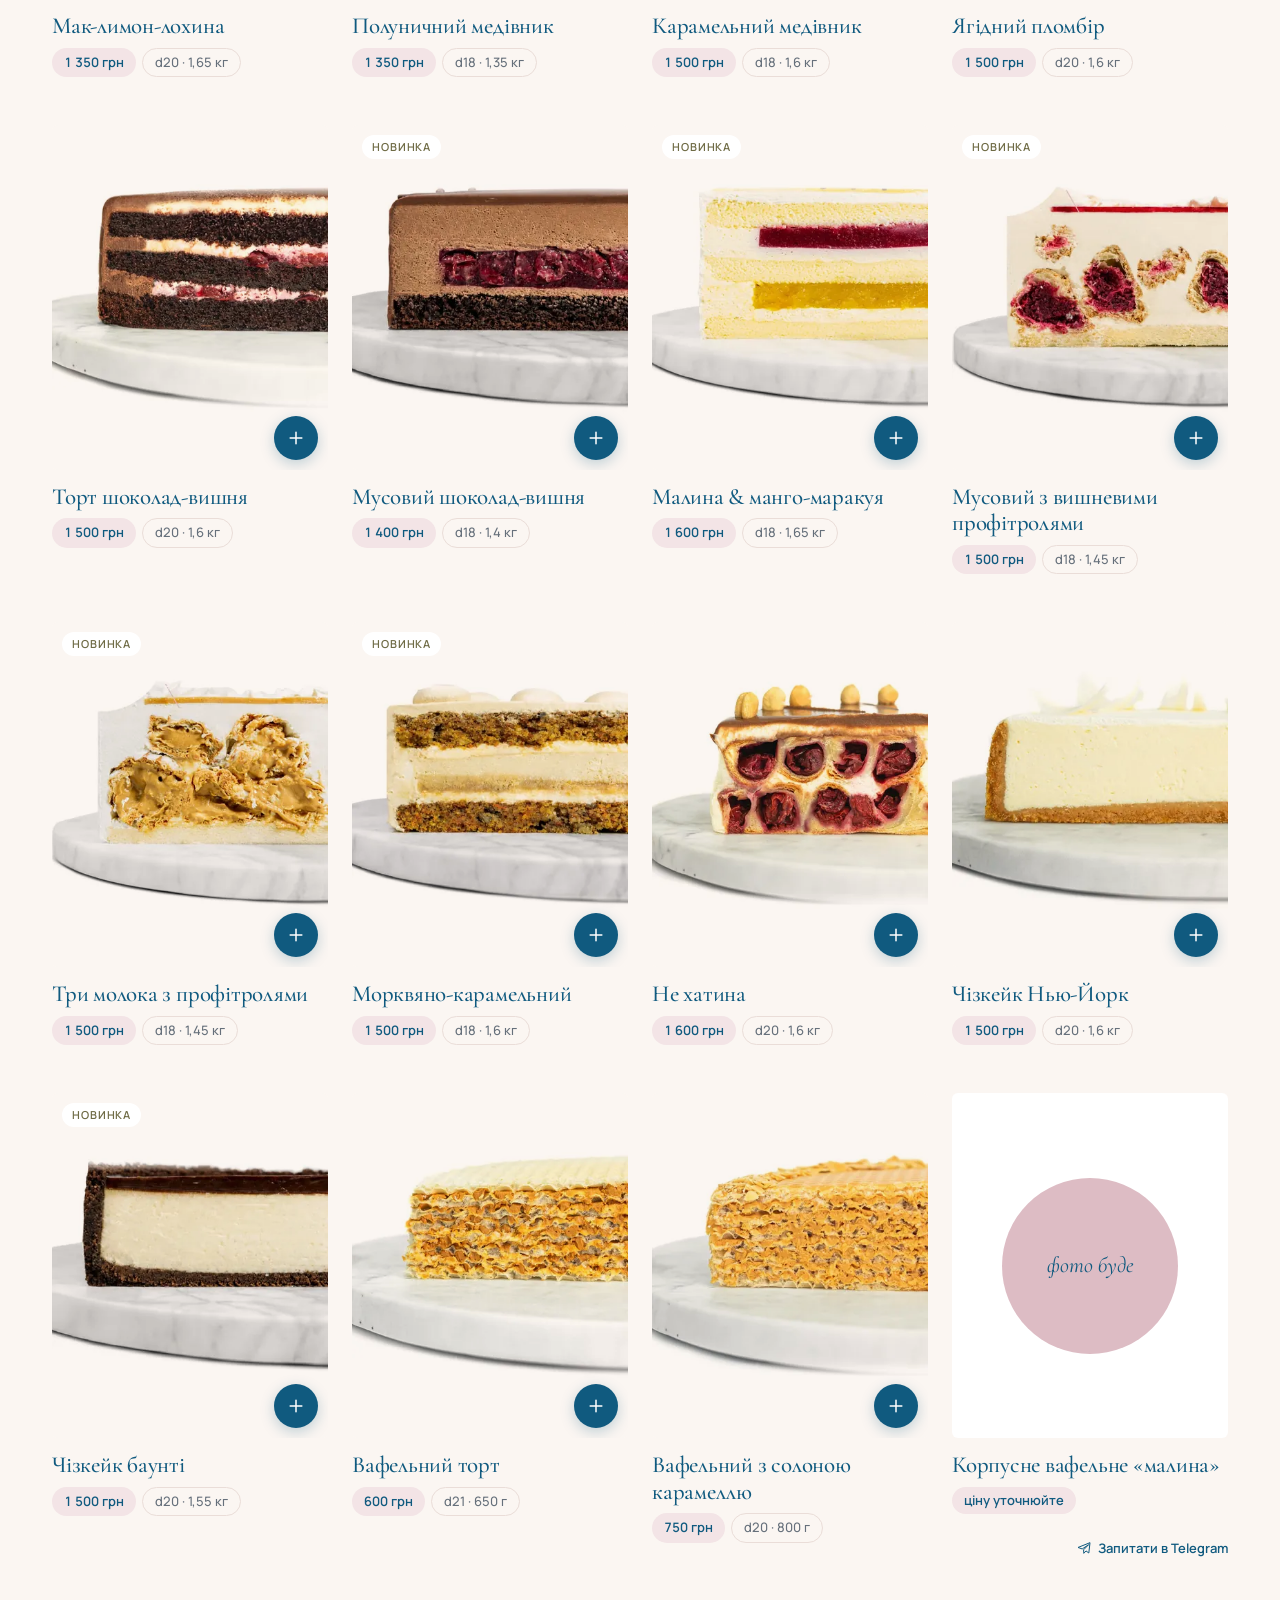
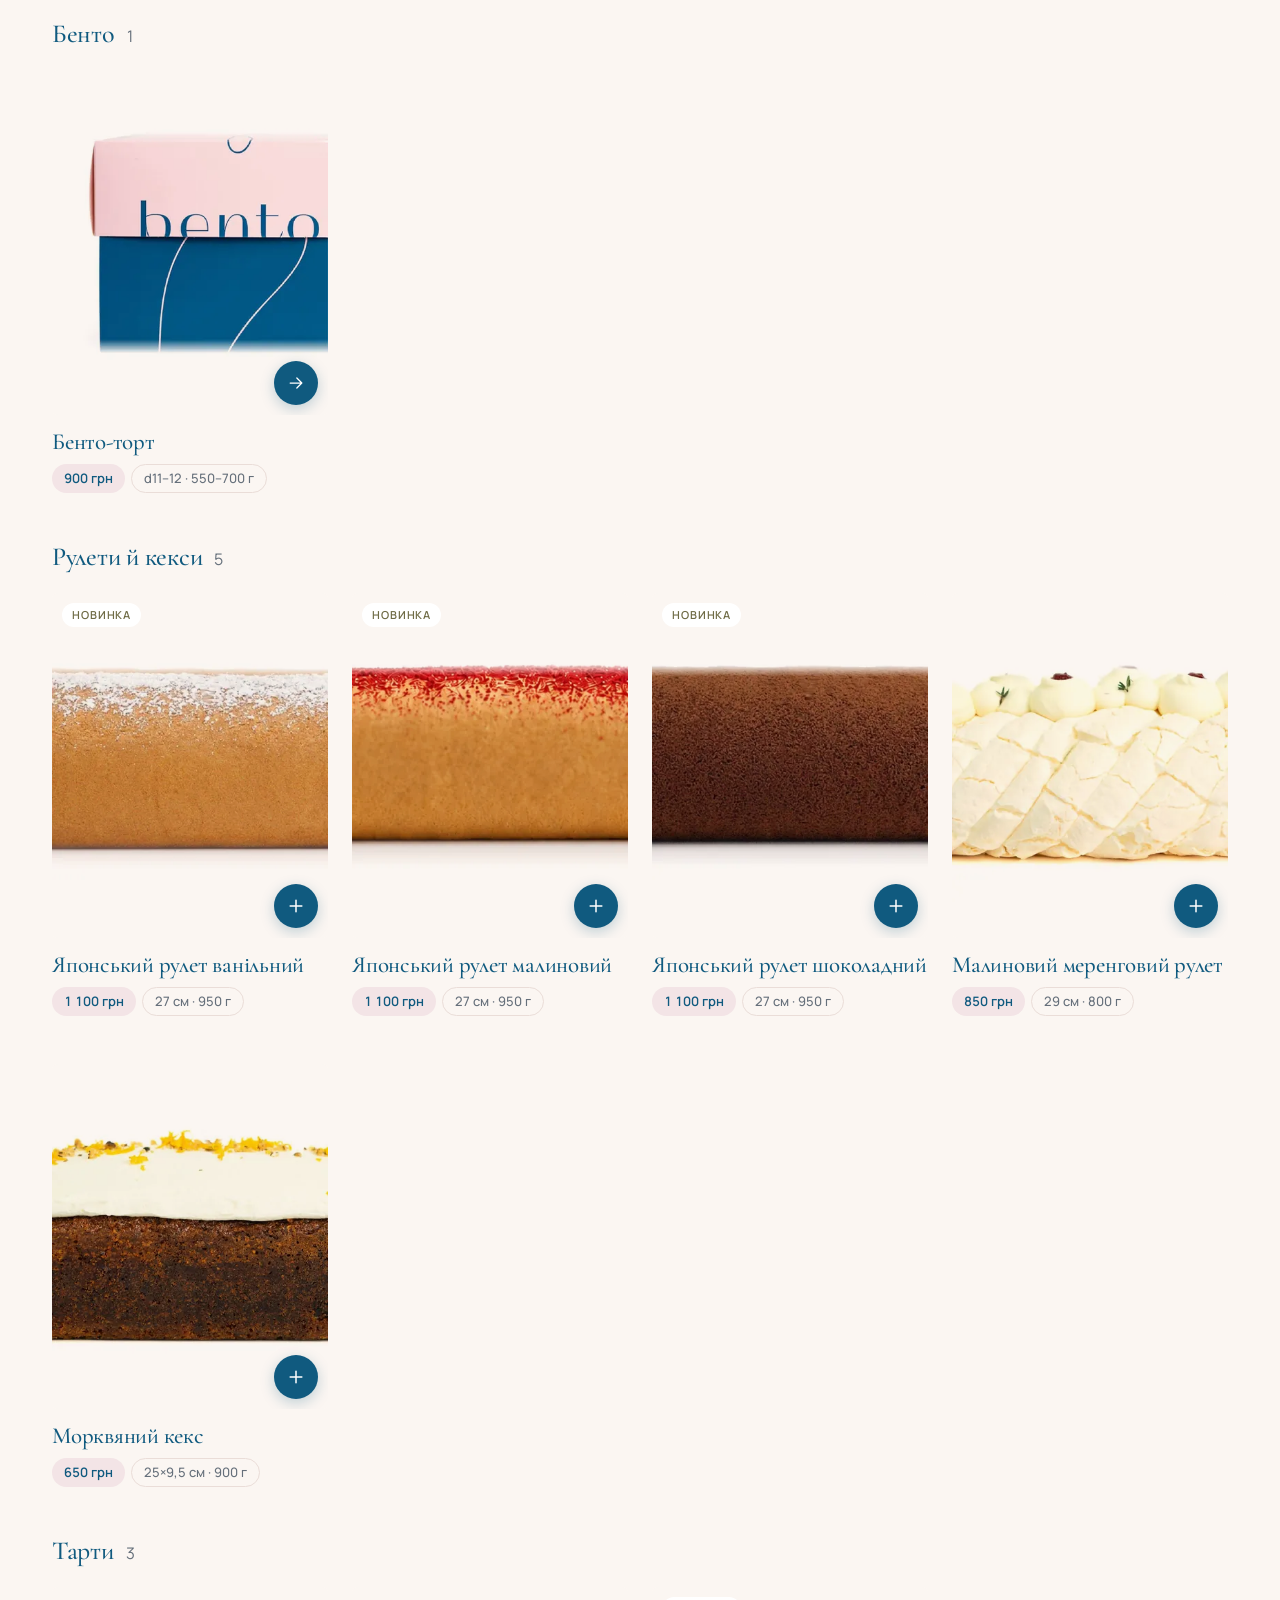
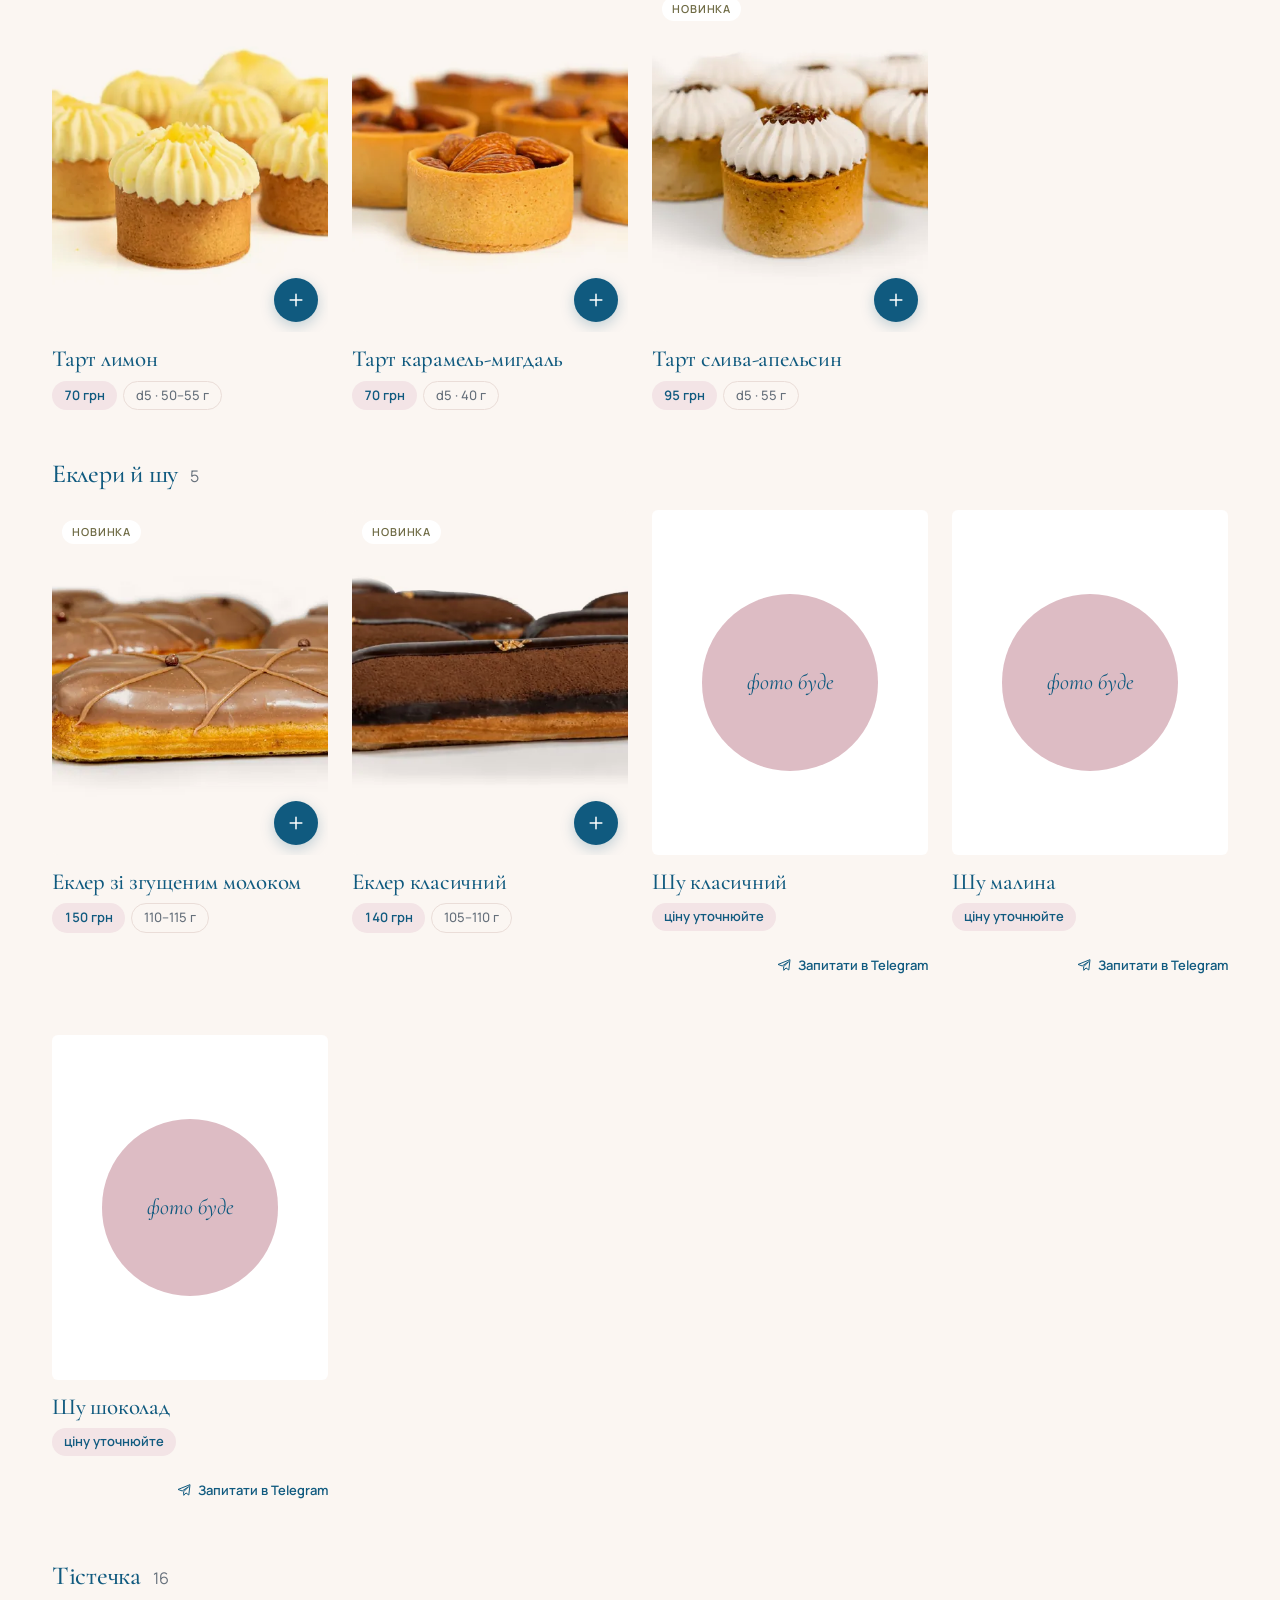
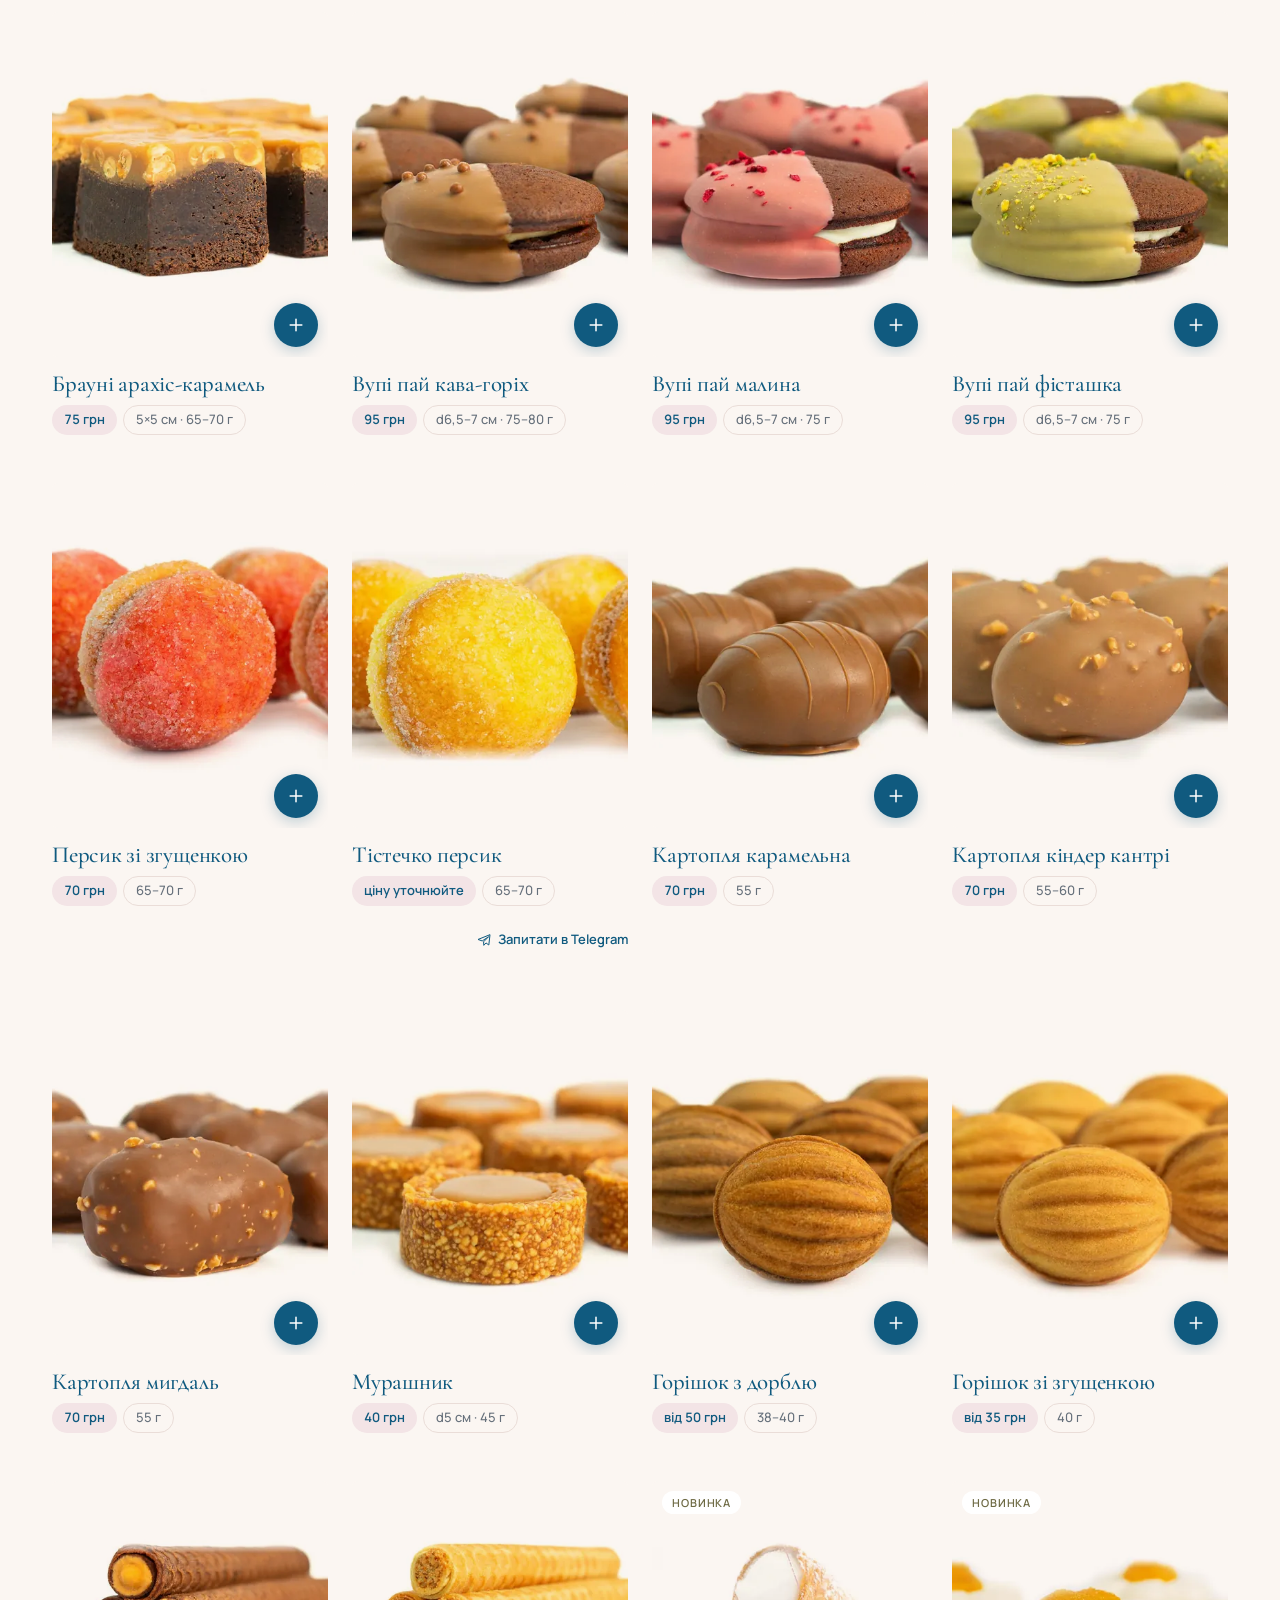
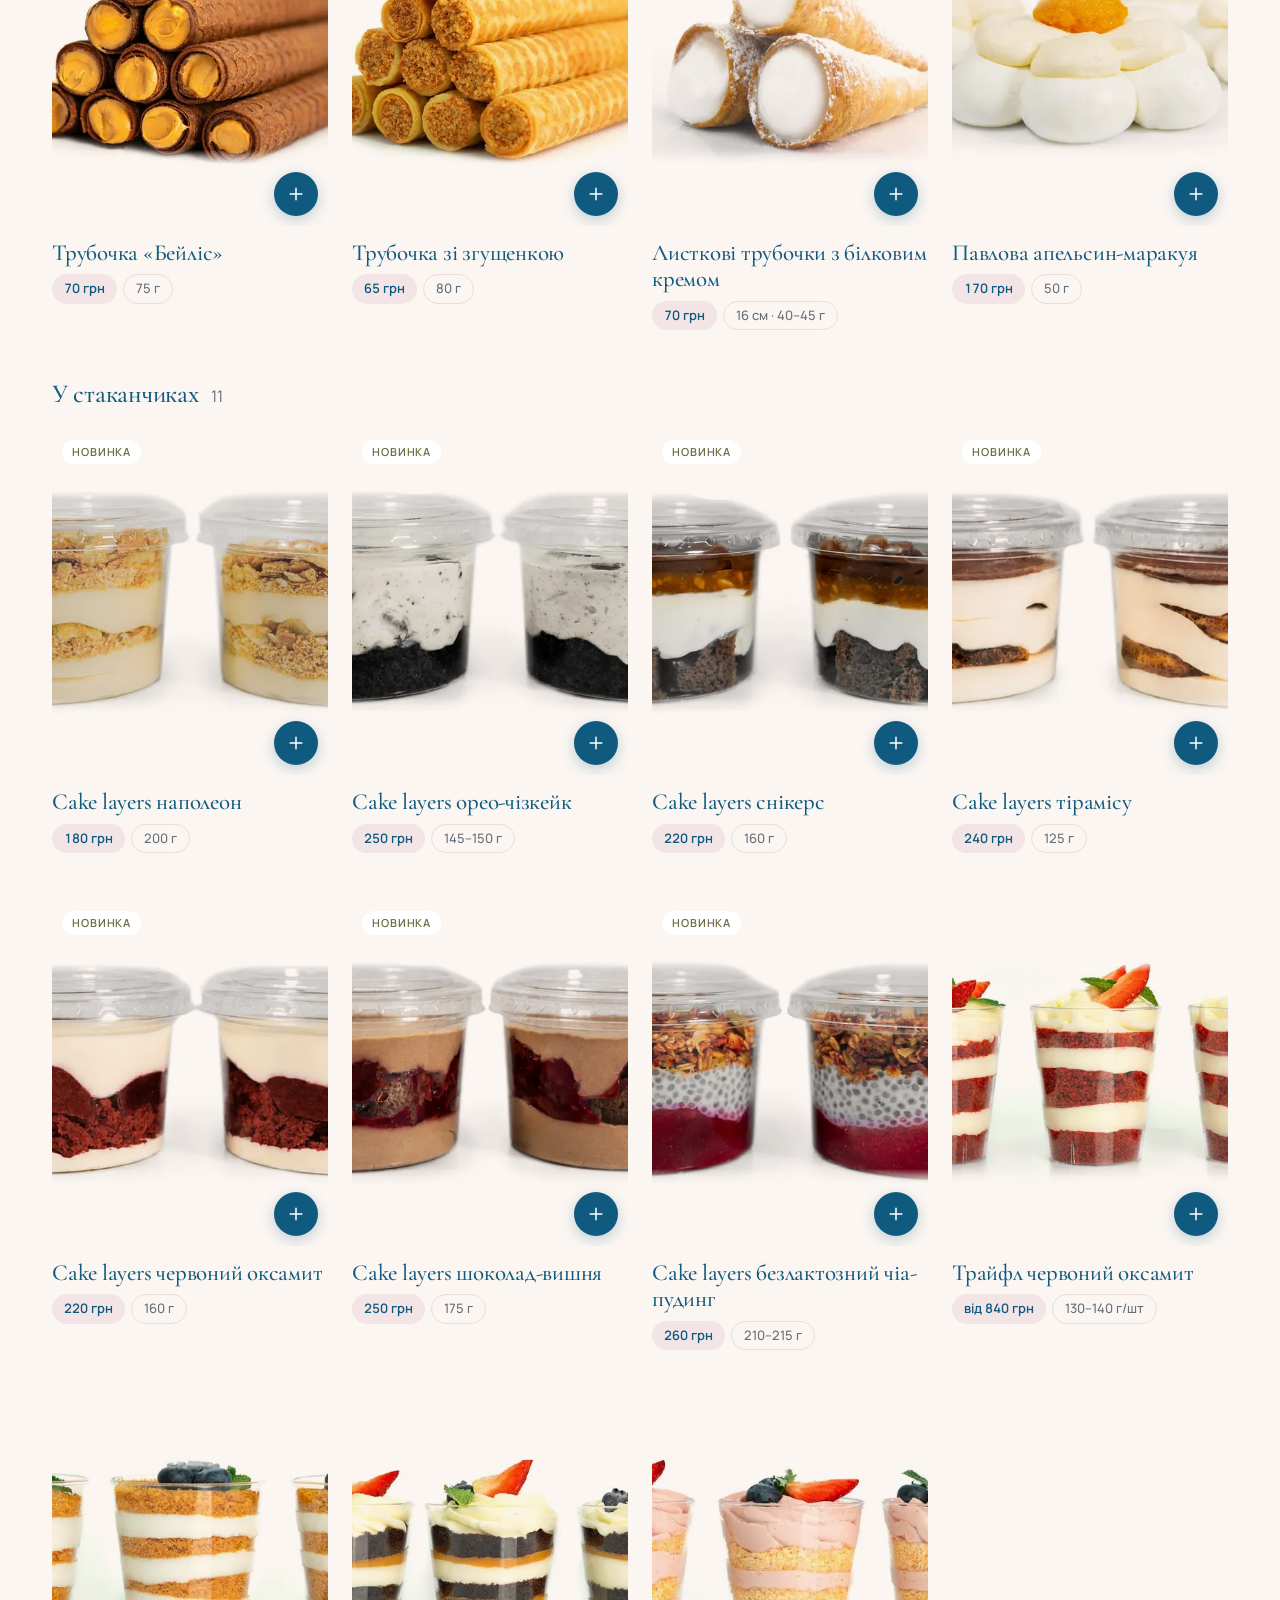
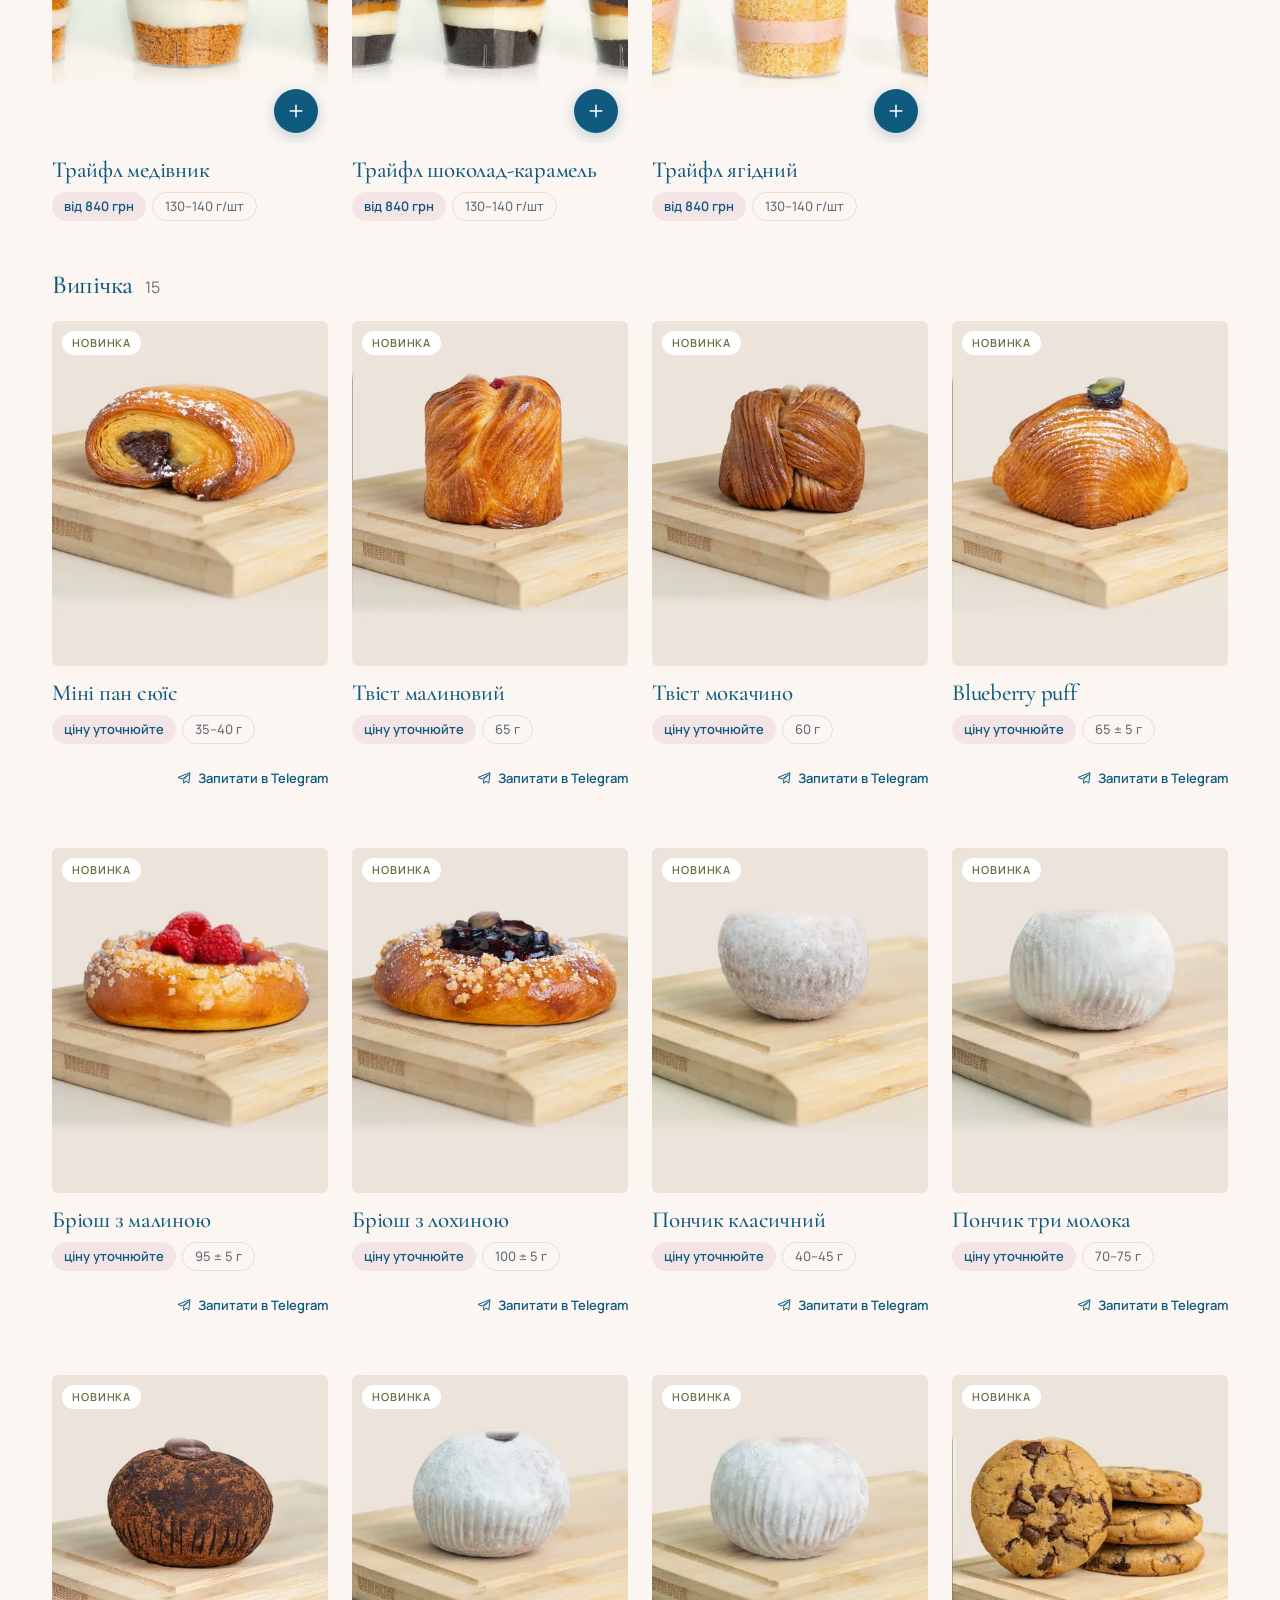
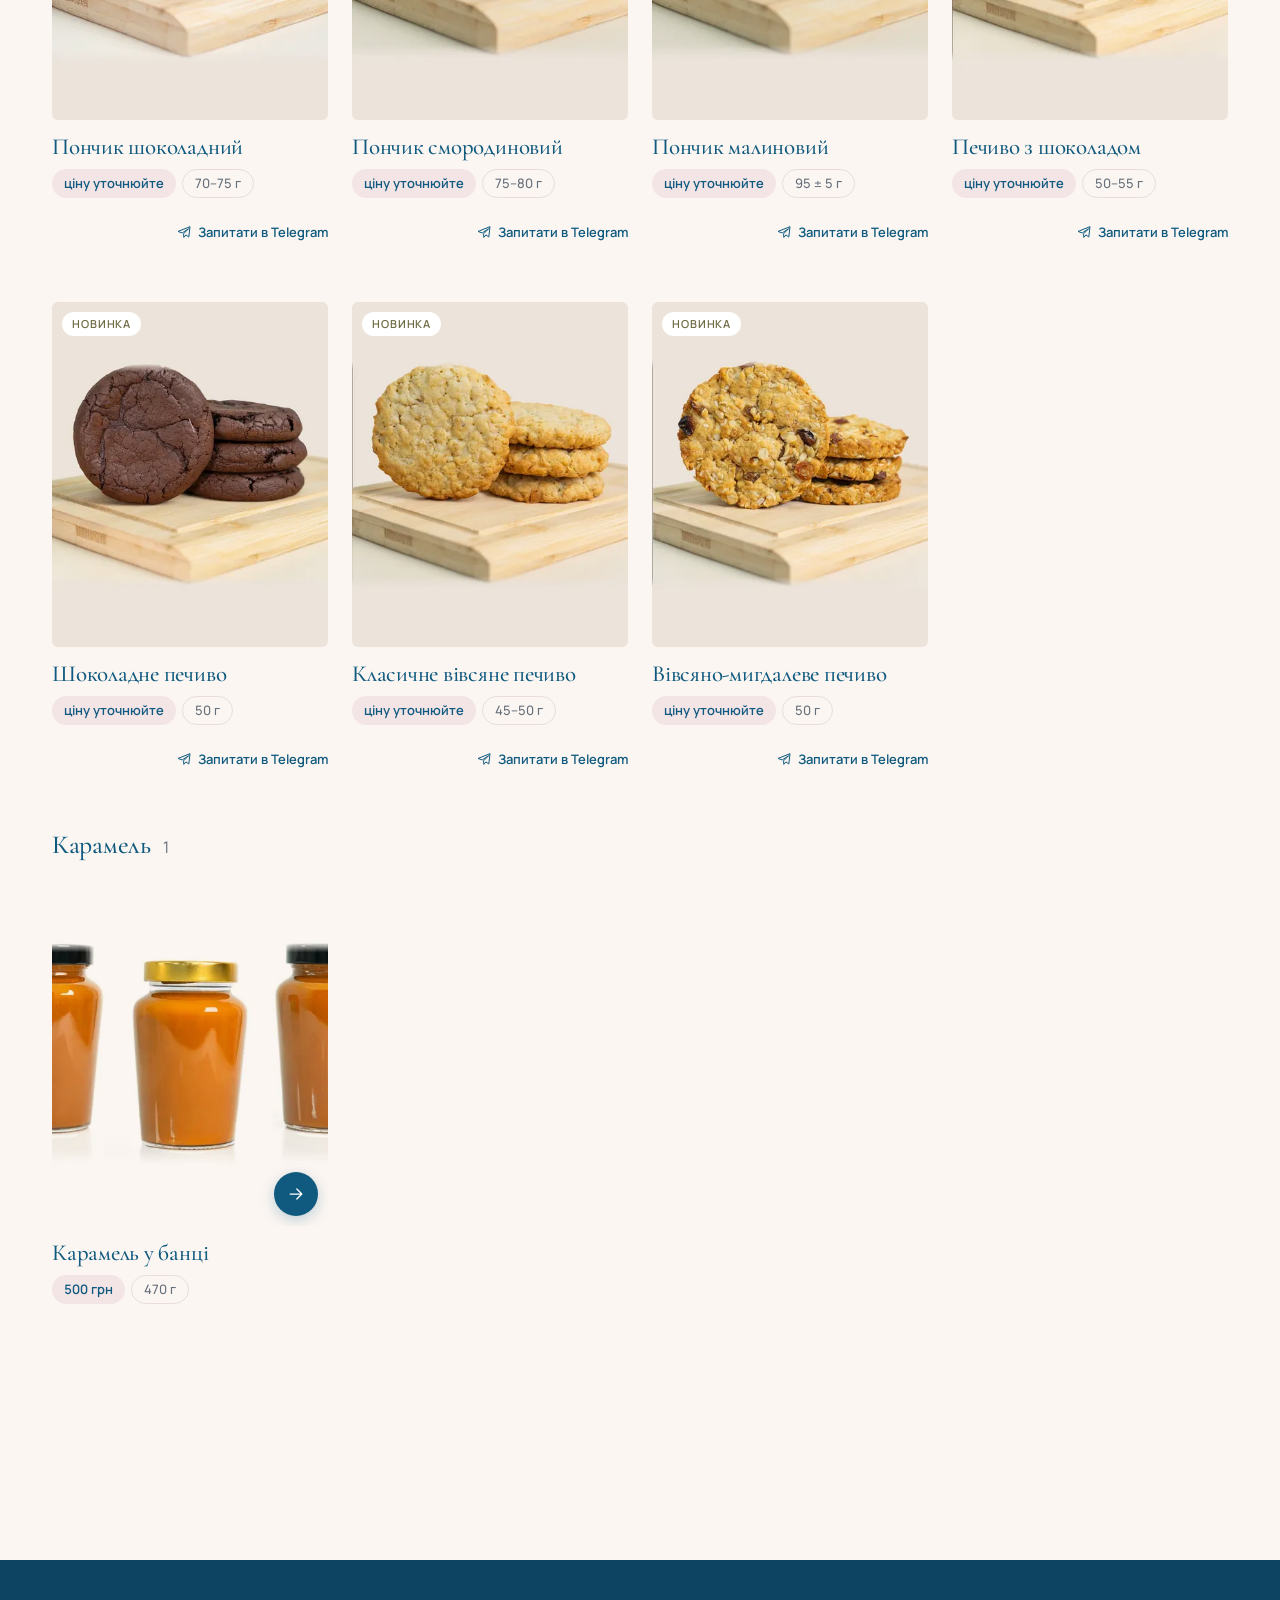
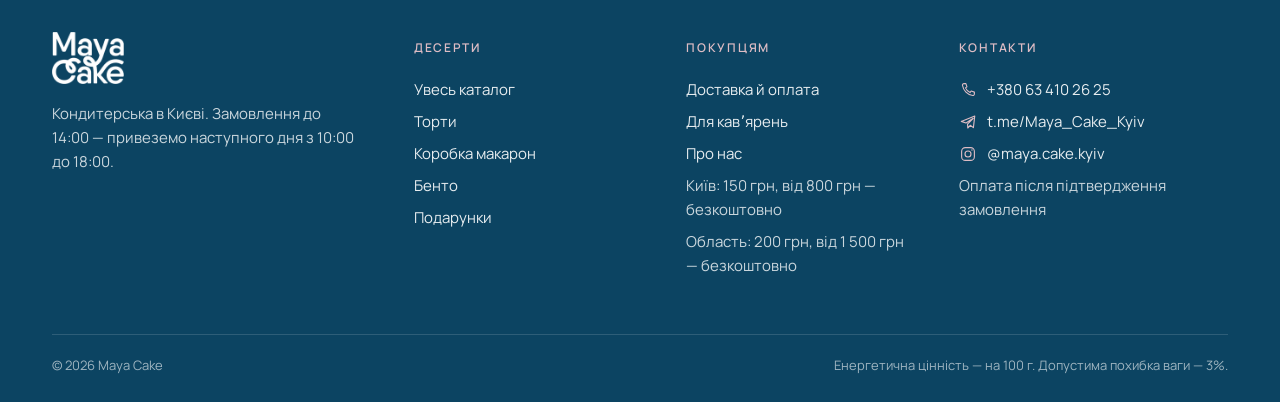
<file: styleguide.html>
<!doctype html>
<html lang="uk">
<head>
  <meta charset="utf-8">
  <meta name="viewport" content="width=device-width, initial-scale=1">
  <meta name="robots" content="noindex">
  <title>Дизайн-система — Maya Cake</title>
  <link rel="icon" href="assets/img/favicon.png">
  <link rel="preconnect" href="https://fonts.googleapis.com">
  <link rel="preconnect" href="https://fonts.gstatic.com" crossorigin>
  <!-- шрифти вантажаться паралельно й не затримують показ сторінки -->
  <link rel="stylesheet" href="https://fonts.googleapis.com/css2?family=Cormorant+Garamond:ital,wght@0,500;0,600;1,500&family=Manrope:wght@400;500;600&display=swap" media="print" onload="this.media='all'">
  <noscript><link rel="stylesheet" href="https://fonts.googleapis.com/css2?family=Cormorant+Garamond:ital,wght@0,500;0,600;1,500&family=Manrope:wght@400;500;600&display=swap"></noscript>
  <link rel="stylesheet" href="css/style.css?v=20261104y">
  <style>
    /* Стилі лише для цієї технічної сторінки */
    .sg-swatches { display: grid; grid-template-columns: repeat(auto-fill, minmax(140px, 1fr)); gap: 16px; }
    .sg-swatch { background: var(--white); border-radius: var(--radius); overflow: hidden; box-shadow: var(--shadow); font-size: 13px; }
    .sg-swatch i { display: block; height: 72px; }
    .sg-swatch div { padding: 10px 12px; }
    .sg-swatch code { color: var(--muted); }
    .sg-row { display: flex; flex-wrap: wrap; gap: 12px; align-items: center; margin-bottom: 16px; }
    .sg-block { margin-bottom: 56px; }
    .sg-cat { margin: 48px 0 20px; display: flex; align-items: baseline; gap: 12px; }
    .sg-cat h3 { margin: 0; }
  </style>
</head>
<body>
<main id="main">
  <section class="section">
    <div class="container">
      <span class="eyebrow">Технічна сторінка · етап 2</span>
      <h1>Дизайн-система <em>Maya Cake</em></h1>
      <p class="lead">Кольори, шрифти, кнопки і повний каталог з усіма товарами — щоб перевірити дані й фото до того, як збирати сторінки.</p>

      <div class="sg-block">
        <h2>Палітра</h2>
        <div class="sg-swatches" id="swatches"></div>
      </div>

      <div class="sg-block">
        <h2>Шрифти</h2>
        <h1>Заголовок H1 — <em>до 14:00</em></h1>
        <h2>Заголовок H2 — Торти й тістечка</h2>
        <h3>Заголовок H3 — Японський рулет</h3>
        <p class="lead">Основний текст Manrope 18 px. Замовте до 14:00 — привеземо завтра з 10:00 до 18:00.</p>
        <p>Звичайний текст 16 px з міжрядковим інтервалом 1,6. Ціни — однакової ширини: <span class="price">1 500 грн · 840 грн · 75 грн</span>.</p>
      </div>

      <div class="sg-block">
        <h2>Кнопки й позначки</h2>
        <div class="sg-row">
          <a class="btn" href="#">Обрати десерти</a>
          <a class="btn btn--ghost" href="#">Зібрати коробку макарон</a>
          <button class="btn" disabled>Неактивна</button>
          <button class="card__add" type="button" aria-label="Додати"><svg aria-hidden="true"><use href="assets/icons/sprite.svg#plus"/></svg></button>
        </div>
        <div class="sg-row">
          <span class="pill pill--price">1 500 грн</span>
          <span class="pill pill--line">d18 · 1,6 кг</span>
          <span class="badge" style="background:var(--powder-soft)">Новинка</span>
        </div>
        <div style="max-width:420px">
          <div class="field"><label for="sg-in">Ваше імʼя</label><input class="input" id="sg-in" placeholder="Олена"></div>
          <div class="field"><label for="sg-sel">Місто доставки</label><select class="select" id="sg-sel"><option>Київ</option></select></div>
        </div>
      </div>

      <div class="sg-block">
        <h2>Повний каталог</h2>
        <p class="muted" id="sg-count">Завантажуємо товари…</p>
        <div id="sg-catalog"></div>
      </div>
    </div>
  </section>
</main>

<script src="js/config.js?v=20261104y"></script>
<script src="js/main.js?v=20261104y"></script>
<script src="js/cart.js?v=20261104y"></script>
<script>
  (function () {
    var css = getComputedStyle(document.documentElement);
    var tokens = ['--navy', '--navy-deep', '--ink', '--powder', '--powder-soft', '--powder-deep', '--olive', '--cream', '--white', '--line', '--muted'];
    document.getElementById('swatches').innerHTML = tokens.map(function (t) {
      var v = css.getPropertyValue(t).trim();
      return '<div class="sg-swatch"><i style="background:' + v + '"></i><div><strong>' + t + '</strong><br><code>' + v + '</code></div></div>';
    }).join('');

    MC.data().then(function (d) {
      var html = '';
      d.categories.forEach(function (c) {
        var list = d.products.filter(function (p) { return p.category === c.id; });
        html += '<div class="sg-cat"><h3>' + c.label + '</h3><span class="muted">' + list.length + '</span></div>' +
          '<div class="product-grid">' + list.map(function (p) { return MC.card(p); }).join('') + '</div>';
      });
      document.getElementById('sg-catalog').innerHTML = html;
      document.getElementById('sg-count').textContent = d.products.length + ' позицій у ' + d.categories.length +
        ' категоріях + ' + (d.macarons.classic.length + d.macarons.premium.length) + ' смаків макарон.';
      // Демо кошика: styleguide.html#cart-demo — додає кілька товарів і відкриває кошик
      if (location.hash === '#cart-demo') {
        MC.cart.clear();
        MC.cart.add(d.byId['napoleon']);
        MC.cart.add(d.byId['tart-lemon'], { qty: 3 });
        MC.cart.add(d.byId['caramel-jar'], { variant: 'salted' });
        MC.cart.setZone('bucha');
        MC.cart.open();
      }
    });
  })();
</script>
</body>
</html>
</file>
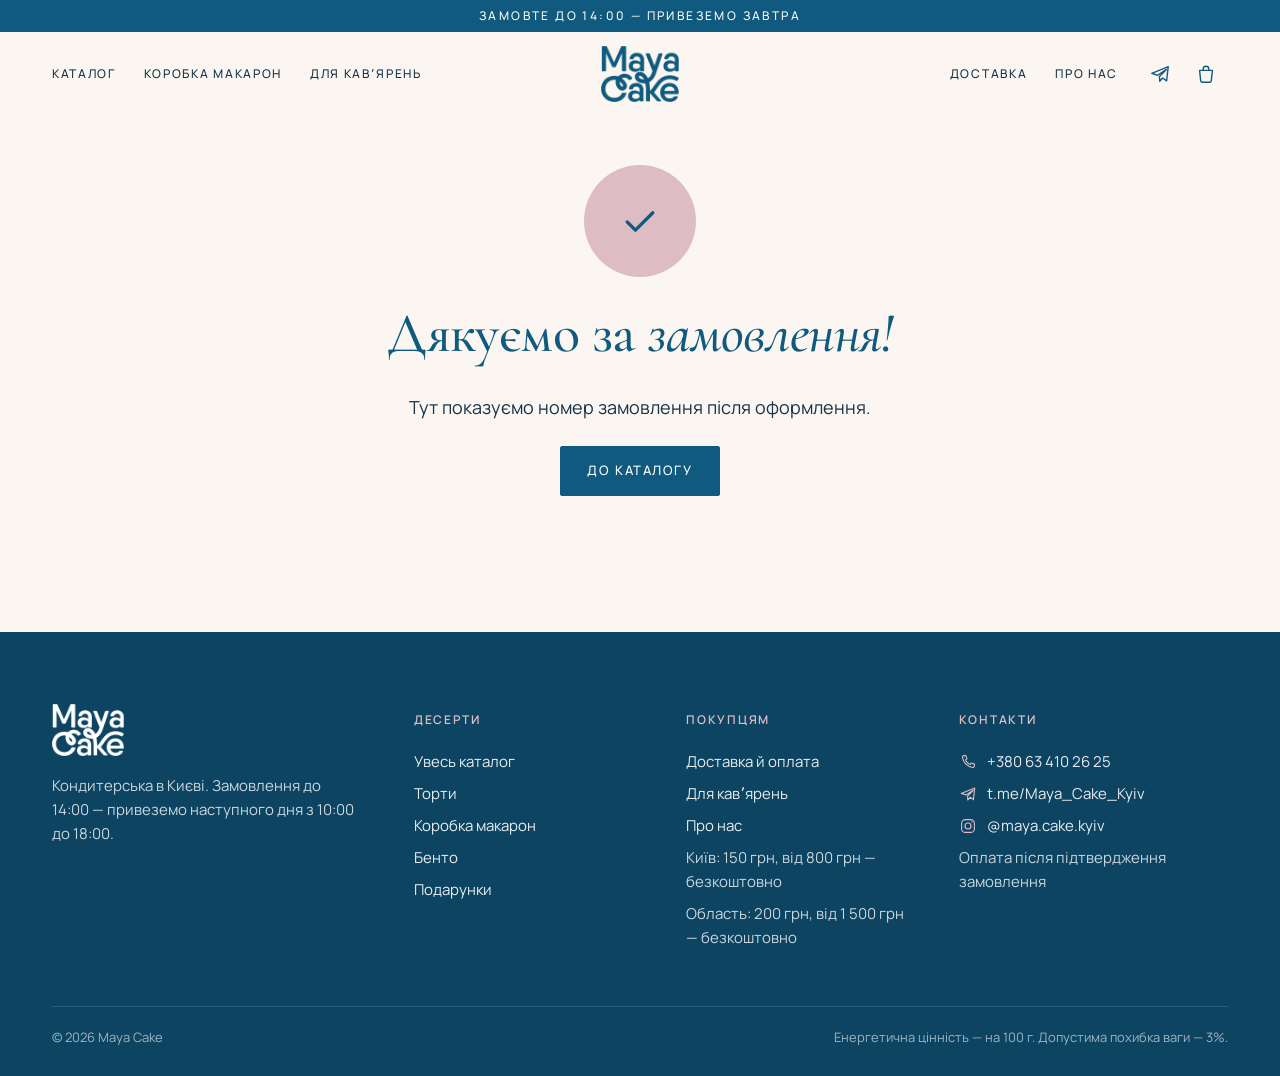
<file: thanks.html>
<!doctype html>
<html lang="uk">
<head>
  <meta charset="utf-8">
  <meta name="viewport" content="width=device-width, initial-scale=1, viewport-fit=cover">
  <title>Дякуємо за замовлення — Maya Cake</title>
  <meta name="robots" content="noindex">
  <!-- Прев'ю при пересиланні посилання (Telegram, Viber, Facebook): логотип Maya Cake -->
  <meta property="og:type" content="website">
  <meta property="og:site_name" content="Maya Cake">
  <meta property="og:locale" content="uk_UA">
  <meta property="og:title" content="Дякуємо за замовлення — Maya Cake">
  <meta property="og:description" content="Замовте до 14:00 — привеземо завтра з 10:00 до 18:00.">
  <meta property="og:url" content="https://alinabeliever.github.io/maya-cake/thanks.html">
  <meta property="og:image" content="https://alinabeliever.github.io/maya-cake/assets/img/og-image.jpg">
  <meta property="og:image:width" content="1200">
  <meta property="og:image:height" content="630">
  <meta property="og:image:alt" content="Логотип Maya Cake">
  <meta name="twitter:card" content="summary_large_image">
  <meta name="theme-color" content="#FBF6F2">
  <link rel="icon" href="assets/img/favicon.png">
  <link rel="preconnect" href="https://fonts.googleapis.com">
  <link rel="preconnect" href="https://fonts.gstatic.com" crossorigin>
  <!-- шрифти вантажаться паралельно й не затримують показ сторінки -->
  <link rel="stylesheet" href="https://fonts.googleapis.com/css2?family=Cormorant+Garamond:ital,wght@0,500;0,600;1,500&family=Manrope:wght@400;500;600&display=swap" media="print" onload="this.media='all'">
  <noscript><link rel="stylesheet" href="https://fonts.googleapis.com/css2?family=Cormorant+Garamond:ital,wght@0,500;0,600;1,500&family=Manrope:wght@400;500;600&display=swap"></noscript>
  <link rel="stylesheet" href="css/style.css?v=20261104y">
</head>
<body data-page="thanks">
<main id="main">
  <div class="container">
    <div class="thanks" data-thanks>
      <div class="ph-circle"><svg aria-hidden="true"><use href="assets/icons/sprite.svg#check"/></svg></div>
      <h1>Дякуємо за <em>замовлення!</em></h1>
      <p class="lead" style="margin:0 auto" data-lead>Ми отримали ваше замовлення і скоро звʼяжемося з вами.</p>
      <div data-order></div>
    </div>
  </div>
</main>

<script src="js/config.js?v=20261104y"></script>
<script src="js/main.js?v=20261104y"></script>
<script src="js/cart.js?v=20261104y"></script>
<script>
  /* Сторінка «Дякуємо»: номер замовлення, що далі, кнопка «Надіслати в Telegram» */
  MC.ready.then(function () {
    var order = null;
    try { order = JSON.parse(localStorage.getItem('mayacake_last_order_v1')); } catch (e) { /* ignore */ }
    var box = MC.qs('[data-order]');
    if (!order) {
      MC.qs('[data-lead]').textContent = 'Тут показуємо номер замовлення після оформлення.';
      box.innerHTML = '<p style="margin-top:24px"><a class="btn" href="catalog.html">До каталогу</a></p>';
      return;
    }
    if (order.demo) {
      MC.qs('[data-lead]').innerHTML = 'Сайт працює в демо-режимі: форму замовлень ще не підключено. Щоб ми точно отримали замовлення, <strong>надішліть його нам у Telegram</strong> — кнопка нижче.';
    }
    box.innerHTML =
      '<div class="order-no">' + MC.esc(order.id) + '</div>' +
      '<div class="actions">' +
        '<button class="btn" type="button" data-tg-send>' + MC.icon('telegram') + 'Надіслати замовлення в Telegram</button>' +
        '<a class="btn btn--ghost" href="' + MC.igUrl() + '" target="_blank" rel="noopener">' + MC.icon('instagram') + 'Наш Instagram</a>' +
      '</div>' +
      '<p class="muted" style="font-size:13px;margin-top:12px" data-copied>Кнопка скопіює текст замовлення й відкриє наш чат — залишиться вставити й надіслати.</p>' +
      '<ol class="steps">' +
        '<li class="step"><h3>Підтвердимо замовлення</h3><p>Звʼяжемося з вами за номером ' + MC.esc(order.phone) + ' і узгодимо оплату.</p></li>' +
        '<li class="step"><h3>Приготуємо</h3><p>Кондитери почнуть готувати ваші десерти.</p></li>' +
        '<li class="step"><h3>Привеземо</h3><p>' + MC.esc(order.dateLabel) + ', ' + MC.cfg.DELIVERY_WINDOW + ' — ' + MC.esc(order.zoneLabel) + ', ' + MC.esc(order.address) + '.</p></li>' +
      '</ol>' +
      '<details><summary class="link-arrow" style="cursor:pointer">Показати текст замовлення</summary><div class="order-text">' + MC.esc(order.text) + '</div></details>';
    MC.qs('[data-tg-send]').addEventListener('click', function () {
      MC.copy(order.text).then(function () {
        MC.qs('[data-copied]').innerHTML = '<strong>Текст скопійовано.</strong> У чаті Telegram вставте його (утримуйте поле повідомлення → «Вставити») і надішліть.';
      });
      window.open(MC.tgUrl(), '_blank', 'noopener');
    });
  });
</script>
</body>
</html>
</file>
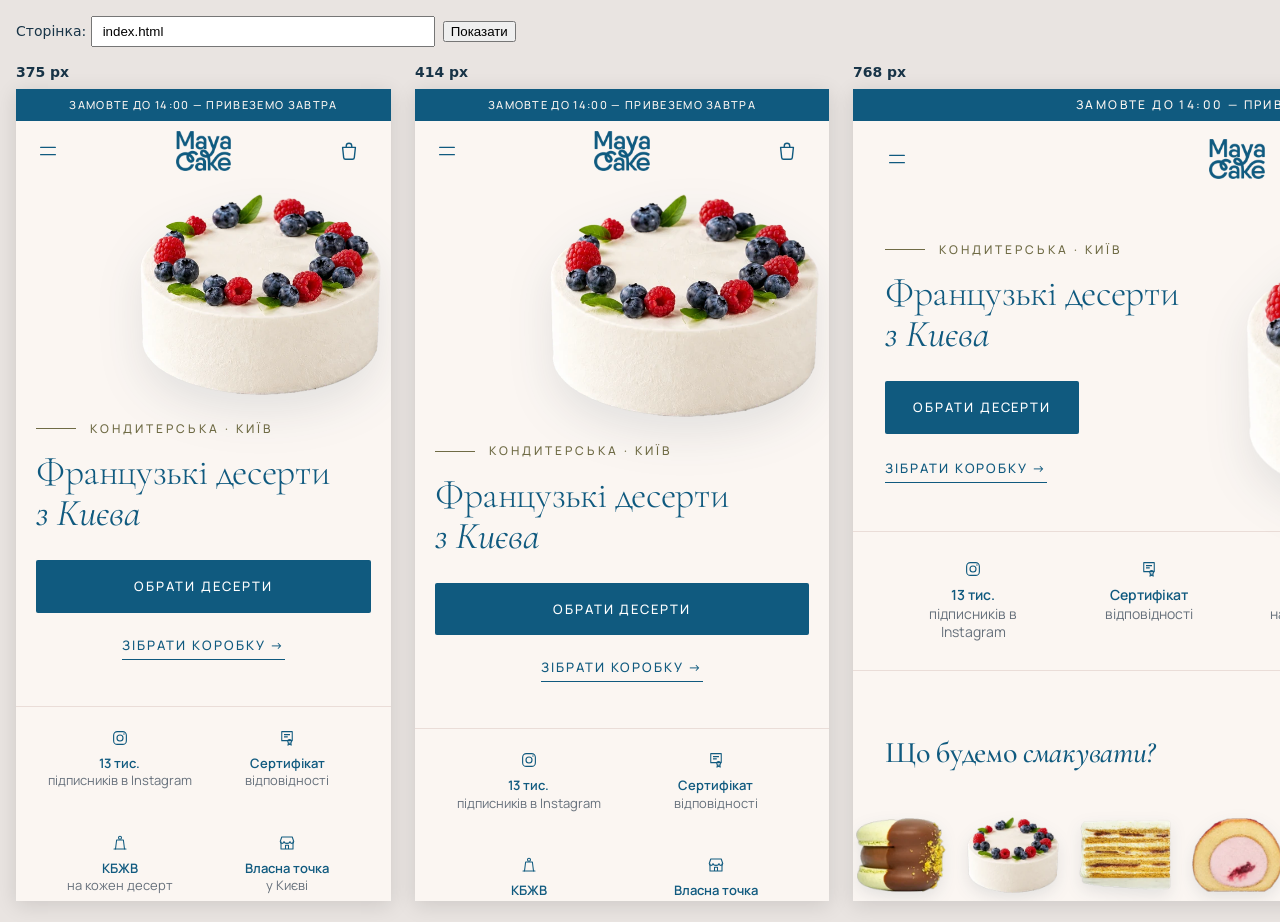
<file: tools/preview.html>
<!doctype html>
<html lang="uk">
<head>
  <meta charset="utf-8">
  <meta name="robots" content="noindex">
  <title>Перегляд на різних екранах — Maya Cake</title>
  <style>
    body { margin: 0; padding: 16px; background: #e9e4e1; font: 14px/1.4 system-ui, sans-serif; color: #183447; }
    form { margin-bottom: 16px; display: flex; gap: 8px; align-items: center; flex-wrap: wrap; }
    input { padding: 6px 10px; width: 320px; }
    .row { display: flex; gap: 24px; align-items: flex-start; }
    figure { margin: 0; }
    figcaption { margin-bottom: 6px; font-weight: 600; }
    iframe { border: 0; background: #fff; box-shadow: 0 4px 20px rgba(0,0,0,.12); }
  </style>
</head>
<body>
  <!-- Відкрийте http://localhost:8000/tools/preview.html?page=index.html — побачите сторінку
       одночасно на телефонах 375 і 414 px та планшеті 768 px. -->
  <form><label>Сторінка: <input name="page" id="page"></label><button>Показати</button></form>
  <div class="row" id="row"></div>
  <script>
    var params = new URLSearchParams(location.search);
    var page = params.get('page') || 'index.html';
    var h = params.get('h') || 812;
    document.getElementById('page').value = page;
    document.getElementById('row').innerHTML = [375, 414, 768].map(function (w) {
      return '<figure><figcaption>' + w + ' px</figcaption><iframe src="../' + page + '" width="' + w + '" height="' + h + '"></iframe></figure>';
    }).join('');
  </script>
</body>
</html>
</file>
<file: css/style.css>
/* ==========================================================================
   Maya Cake — стилі сайту
   1. Кольори, шрифти, відступи (змінні)
   2. Базові стилі
   3. Кнопки, пілюлі, поля
   4. Смуга дедлайну, шапка, меню
   5. Футер
   6. Картка товару
   7. Кошик-шухляда
   8. Службові класи
   ========================================================================== */

/* 1. Змінні ------------------------------------------------------------- */
:root {
  /* Палітра: синій узято з логотипа, рожевий — з кіл у сторіз */
  --navy: #105A7F;          /* логотип, кнопки, заголовки */
  --navy-deep: #0C4462;     /* наведення на кнопки, футер */
  --ink: #183447;           /* основний текст */
  --powder: #DDBCC4;        /* кола під розрізами, акценти */
  --powder-soft: #F3E4E6;   /* фон пілюль і бейджів */
  --powder-deep: #C796A2;   /* активний чипс, прогрес доставки */
  --olive: #6F6B45;         /* дрібні позначки, алергени */
  --cream: #FBF6F2;         /* фон сторінки */
  --white: #FFFFFF;         /* фон карток і фото */
  --line: #EADDD8;          /* тонкі розділювачі */
  --muted: #66707B;         /* другорядний текст */
  --danger: #A8433F;

  --font-display: 'Cormorant Garamond', 'Times New Roman', serif;
  --font-body: 'Manrope', system-ui, -apple-system, 'Segoe UI', sans-serif;

  --container: 1240px;
  --gutter: 20px;          /* відступ від країв на телефоні */
  --radius: 6px;
  --radius-lg: 14px;
  --shadow: 0 1px 2px rgba(24, 52, 71, .05), 0 8px 24px rgba(24, 52, 71, .06);
  --shadow-lg: 0 12px 40px rgba(24, 52, 71, .16);
  --ease: cubic-bezier(.22, .61, .36, 1);
  --header-h: 60px;
}
@media (min-width: 768px) {
  :root { --gutter: 32px; --header-h: 76px; }
}
@media (min-width: 1024px) {
  :root { --header-h: 84px; }
}

/* 2. Базові стилі --------------------------------------------------------- */
*, *::before, *::after { box-sizing: border-box; }
html { -webkit-text-size-adjust: 100%; scroll-behavior: smooth; overflow-anchor: none; }
body {
  margin: 0;
  background: var(--cream);
  color: var(--ink);
  font-family: var(--font-body);
  font-size: 16px;
  line-height: 1.6;
  -webkit-font-smoothing: antialiased;
  text-rendering: optimizeLegibility;
  overflow-x: hidden;
}
body.is-locked { overflow: hidden; }
img { max-width: 100%; height: auto; display: block; }
a { color: var(--navy); text-decoration-thickness: 1px; text-underline-offset: 3px; }
a:hover { color: var(--navy-deep); }
button { font: inherit; color: inherit; }
:focus-visible { outline: 2px solid var(--navy); outline-offset: 3px; border-radius: 2px; }

h1, h2, h3, .display {
  font-family: var(--font-display);
  font-weight: 500;
  color: var(--navy);
  line-height: 1.1;
  letter-spacing: -.01em;
  margin: 0 0 .5em;
}
h1 { font-size: 38px; line-height: 44px; }
h2 { font-size: 30px; line-height: 36px; }
h3 { font-size: 24px; line-height: 30px; }
@media (min-width: 1024px) {
  h1 { font-size: 56px; line-height: 64px; }
  h2 { font-size: 40px; line-height: 46px; }
  h3 { font-size: 26px; line-height: 32px; }
}
h1 em, h2 em, .display em { font-style: italic; font-weight: 500; }
p { margin: 0 0 1em; }

.container { width: 100%; max-width: var(--container); margin: 0 auto; padding: 0 var(--gutter); }
.eyebrow {
  display: inline-block;
  font-size: 12px;
  font-weight: 600;
  letter-spacing: .14em;
  text-transform: uppercase;
  color: var(--olive);
  margin-bottom: 12px;
}
.lead { font-size: 18px; color: var(--ink); max-width: 56ch; }
.muted { color: var(--muted); }
.price, .num { font-variant-numeric: tabular-nums; font-feature-settings: 'tnum' 1; }

.skip-link {
  position: absolute; left: 8px; top: -60px; z-index: 200;
  background: var(--navy); color: var(--white); padding: 10px 16px; border-radius: var(--radius);
}
.skip-link:focus { top: 8px; color: var(--white); }

/* 3. Кнопки, пілюлі, поля -------------------------------------------------- */
.btn {
  --btn-bg: var(--navy);
  --btn-fg: var(--white);
  display: inline-flex; align-items: center; justify-content: center; gap: 10px;
  min-height: 50px; padding: 14px 26px;
  border: 1px solid var(--btn-bg); border-radius: 2px;   /* один стиль кнопок на весь сайт — прямокутні, як у hero */
  background: var(--btn-bg); color: var(--btn-fg);
  font-weight: 500; font-size: 13px; letter-spacing: .12em; text-transform: uppercase; line-height: 1.2;
  text-decoration: none; cursor: pointer;
  transition: background .25s var(--ease), color .25s var(--ease), border-color .25s var(--ease), transform .2s var(--ease);
}
.btn:hover { --btn-bg: var(--navy-deep); color: var(--white); }
.btn:active { transform: scale(.98); }
.btn[disabled], .btn.is-disabled { opacity: .45; cursor: not-allowed; pointer-events: none; }
.btn--ghost { --btn-bg: transparent; --btn-fg: var(--navy); border-color: var(--navy); }
.btn--ghost:hover { --btn-bg: var(--powder-soft); color: var(--navy); border-color: var(--powder-deep); }
.btn--light { --btn-bg: var(--white); --btn-fg: var(--navy); border-color: var(--white); }
.btn--light:hover { --btn-bg: var(--cream); color: var(--navy); }
.btn--block { width: 100%; }
.btn--sm { min-height: 40px; padding: 8px 16px; font-size: 12px; letter-spacing: .1em; }
.btn svg { width: 18px; height: 18px; flex: none; }

.icon-btn {
  display: inline-grid; place-items: center;
  width: 44px; height: 44px; padding: 0;
  border: 0; border-radius: 50%; background: transparent; color: var(--navy);
  cursor: pointer; transition: background .2s var(--ease);
}
.icon-btn:hover { background: var(--powder-soft); }
.icon-btn svg { width: 22px; height: 22px; }

.pill {
  display: inline-flex; align-items: center; gap: 6px;
  padding: 4px 12px; border-radius: 999px;
  background: var(--powder-soft); color: var(--navy);
  font-size: 13px; font-weight: 500; line-height: 1.5; white-space: nowrap;
}
.pill--price { font-weight: 600; font-variant-numeric: tabular-nums; }
.pill--line { background: transparent; border: 1px solid var(--line); color: var(--muted); }
.badge {
  display: inline-block; padding: 3px 10px; border-radius: 999px;
  background: var(--white); color: var(--olive);
  font-size: 11px; font-weight: 600; letter-spacing: .08em; text-transform: uppercase;
}

.field { display: grid; gap: 6px; margin-bottom: 16px; }
.field label, .field .label { font-size: 14px; font-weight: 600; color: var(--ink); }
.field .hint { font-size: 13px; color: var(--muted); }
.input, .select, .textarea {
  width: 100%; min-height: 48px; padding: 12px 14px;
  border: 1px solid var(--line); border-radius: var(--radius);
  background: var(--white); color: var(--ink);
  font: inherit; font-size: 16px; /* 16px — щоб iPhone не збільшував сторінку */
  transition: border-color .2s var(--ease), box-shadow .2s var(--ease);
}
.textarea { min-height: 96px; resize: vertical; }
.select {
  appearance: none; padding-right: 40px; cursor: pointer;
  background-image: url("data:image/svg+xml,%3Csvg xmlns='http://www.w3.org/2000/svg' viewBox='0 0 24 24' fill='none' stroke='%23105A7F' stroke-width='1.6'%3E%3Cpath d='m6 9 6 6 6-6'/%3E%3C/svg%3E");
  background-repeat: no-repeat; background-position: right 12px center; background-size: 18px;
}
.input:focus, .select:focus, .textarea:focus { outline: none; border-color: var(--navy); box-shadow: 0 0 0 3px rgba(16, 90, 127, .12); }
.input[aria-invalid="true"] { border-color: var(--danger); }
.error-text { color: var(--danger); font-size: 13px; }

/* 4. Смуга дедлайну, шапка, меню ------------------------------------------ */
.deadline-bar {
  background: var(--navy); color: var(--cream);
  font-size: 11px; font-weight: 500; line-height: 1.2; text-align: center;
  text-transform: uppercase; letter-spacing: .12em;
}
.deadline-bar .container { display: flex; align-items: center; justify-content: center; min-height: 32px; padding-top: 4px; padding-bottom: 4px; }
.deadline-bar .wide { display: none; }
@media (min-width: 600px) {
  .deadline-bar { font-size: 12px; letter-spacing: .2em; }
  .deadline-bar .wide { display: inline; }
}

.site-header {
  position: sticky; top: 0; z-index: 50;
  background: transparent;
  border-bottom: 1px solid transparent;
  transition: background-color .3s var(--ease), border-color .3s var(--ease);
}
/* на всіх сторінках, крім головної, і на головній після 40 px прокрутки */
body:not([data-page="index"]) .site-header, .site-header.is-scrolled { background: var(--cream); }
.site-header.is-scrolled { border-bottom-color: var(--line); }
.site-header .container {
  display: grid; grid-template-columns: 1fr auto 1fr; align-items: center;
  height: var(--header-h);
}
.site-header .logo { grid-column: 2; justify-self: center; display: block; line-height: 0; }
.site-header .logo img { height: 40px; width: auto; }
.header-actions { grid-column: 3; justify-self: end; display: flex; align-items: center; gap: 2px; }
.header-actions .tg-link { display: none; }
.nav { display: none; }
.menu-toggle { grid-column: 1; grid-row: 1; justify-self: start; margin-left: -10px; }

@media (min-width: 1024px) {
  .site-header .logo img { height: 56px; }
  .menu-toggle { display: none; }
  .nav { display: flex; align-items: center; gap: 28px; }
  .nav--left { grid-column: 1; grid-row: 1; justify-self: start; }
  .nav--right { margin-right: 18px; }
  .nav a {
    position: relative; padding: 8px 0;
    color: var(--ink); text-decoration: none;
    font-size: 12px; font-weight: 500; text-transform: uppercase; letter-spacing: .14em;
    transition: color .2s var(--ease);
  }
  .nav a::after {
    content: ''; position: absolute; left: 0; right: 0; bottom: 2px; height: 1px; background: currentColor;
    transform: scaleX(0); transform-origin: right; transition: transform .35s var(--ease);
  }
  .nav a:hover, .nav a[aria-current="page"] { color: var(--navy); }
  .nav a:hover::after, .nav a[aria-current="page"]::after { transform: scaleX(1); transform-origin: left; }
  .header-actions .tg-link { display: inline-grid; }
}

.cart-btn { position: relative; }
.cart-count {
  position: absolute; top: 4px; right: 2px;
  min-width: 18px; height: 18px; padding: 0 5px; border-radius: 9px;
  background: var(--powder-deep); color: var(--white);
  font-size: 11px; font-weight: 600; line-height: 18px; text-align: center;
  font-variant-numeric: tabular-nums;
  transform: scale(0); transition: transform .25s var(--ease);
}
.cart-count.has-items { transform: scale(1); }

/* Мобільне меню */
.mobile-menu {
  position: fixed; inset: 0; z-index: 90;
  background: var(--cream);
  display: flex; flex-direction: column;
  padding: 0 var(--gutter) 32px;
  transform: translateY(-8px); opacity: 0; visibility: hidden;
  transition: opacity .3s var(--ease), transform .3s var(--ease), visibility 0s .3s;
  overflow-y: auto;
}
.mobile-menu.is-open { transform: none; opacity: 1; visibility: visible; transition-delay: 0s; }
.mobile-menu__top { display: flex; align-items: center; justify-content: space-between; height: var(--header-h); flex: none; }
.mobile-menu__top img { height: 32px; width: auto; }
.mobile-menu nav { display: grid; margin-top: 16px; }
.mobile-menu nav a {
  display: flex; justify-content: space-between; align-items: center;
  padding: 16px 0; border-bottom: 1px solid var(--line);
  font-family: var(--font-display); font-size: 30px; line-height: 1.1; color: var(--navy); text-decoration: none;
}
.mobile-menu nav a span { font-family: var(--font-body); font-size: 13px; color: var(--muted); }
.mobile-menu__contacts { margin-top: auto; padding-top: 32px; display: grid; gap: 12px; font-size: 15px; }
.mobile-menu__contacts a { color: var(--ink); text-decoration: none; display: flex; gap: 10px; align-items: center; }
.mobile-menu__contacts svg { width: 20px; height: 20px; color: var(--navy); }
@media (min-width: 1024px) { .mobile-menu { display: none; } }

/* 5. Футер --------------------------------------------------------------- */
.site-footer {
  margin-top: 96px;
  background: var(--navy-deep); color: rgba(255, 255, 255, .78);
  font-size: 15px;
}
.site-footer a { color: rgba(255, 255, 255, .9); text-decoration: none; }
.site-footer a:hover { color: var(--white); text-decoration: underline; }
.footer-top { display: grid; gap: 40px; padding: 56px 0 40px; }
.footer-brand img { height: 52px; width: auto; margin-bottom: 18px; }
.footer-brand p { max-width: 34ch; }
.footer-col h3 {
  font-family: var(--font-body); font-size: 12px; font-weight: 600; letter-spacing: .14em; text-transform: uppercase;
  color: var(--powder); margin-bottom: 14px;
}
.footer-col ul { list-style: none; margin: 0; padding: 0; display: grid; gap: 8px; }
.footer-col .contact { display: flex; align-items: center; gap: 10px; }
.footer-col .contact svg { width: 18px; height: 18px; color: var(--powder); flex: none; }
.footer-bottom {
  border-top: 1px solid rgba(255, 255, 255, .14);
  padding: 20px 0 28px; font-size: 13px; color: rgba(255, 255, 255, .6);
  display: flex; flex-wrap: wrap; gap: 8px 24px; justify-content: space-between;
}
@media (min-width: 768px) {
  .footer-top { grid-template-columns: 1fr 1fr; }
}
@media (min-width: 1024px) {
  .footer-top { grid-template-columns: 1.4fr 1fr 1fr 1.2fr; gap: 48px; padding: 72px 0 56px; }
}

/* 6. Картка товару --------------------------------------------------------- */
.product-grid {
  display: grid; gap: 28px 12px;
  grid-template-columns: repeat(2, minmax(0, 1fr));
}
@media (min-width: 768px) { .product-grid { grid-template-columns: repeat(3, minmax(0, 1fr)); gap: 40px 20px; } }
@media (min-width: 1200px) { .product-grid { grid-template-columns: repeat(4, minmax(0, 1fr)); gap: 48px 24px; } }

.card { position: relative; display: flex; flex-direction: column; min-width: 0; }
.card__media {
  position: relative; display: block; aspect-ratio: 4 / 5; overflow: hidden;
  border-radius: var(--radius); background: var(--cream);
}
/* білий фон фото «зливається» з кремовим фоном сторінки — видно сам десерт, без білої плитки */
.card__media img { width: 100%; height: 100%; object-fit: cover; mix-blend-mode: multiply; transition: opacity .4s var(--ease), transform .6s var(--ease); }
.card__cut {
  position: absolute; inset: 0; display: grid; place-items: center;
  background: var(--cream); opacity: 0; transition: opacity .4s var(--ease);
}
.card__cut img { mix-blend-mode: normal; }
/* макарон у каталозі: без білого квадрата навколо */
.card__cut--solo { opacity: 1; }
.card__cut--solo img { width: 62%; border-radius: 0; mix-blend-mode: multiply; }
.card__cut img { width: 72%; height: auto; aspect-ratio: 1; object-fit: cover; border-radius: 50%; }
@media (hover: hover) {
  .card:hover .card__cut { opacity: 1; }
  .card:hover .card__media > img { transform: scale(1.03); }
}
.card__badges { position: absolute; top: 10px; left: 10px; display: flex; gap: 6px; z-index: 2; }
.card__body { padding-top: 14px; display: flex; flex-direction: column; gap: 8px; flex: 1; }
.card__title {
  font-family: var(--font-display); font-size: 21px; line-height: 1.15; font-weight: 500;
  color: var(--navy); margin: 0; text-decoration: none;
}
.card__title a { color: inherit; text-decoration: none; }
.card__title a::after { content: ''; position: absolute; inset: 0; z-index: 1; } /* уся картка клікабельна */
.card__meta { display: flex; flex-wrap: wrap; gap: 6px; min-width: 0; }
.card__meta .pill { max-width: 100%; white-space: normal; }
.card__foot { margin-top: auto; padding-top: 4px; display: flex; align-items: center; justify-content: space-between; gap: 8px; }
.card__foot > :last-child { margin-left: auto; }
.card__ask { font-size: 13px; color: var(--muted); }
.card__media .card__add { position: absolute; right: 10px; bottom: 10px; box-shadow: 0 4px 14px rgba(16, 90, 127, .25); }
.card__add {
  position: relative; z-index: 2;
  display: inline-grid; place-items: center; flex: none;
  width: 44px; height: 44px; border-radius: 50%; border: 0;
  background: var(--navy); color: var(--white); cursor: pointer;
  transition: background .2s var(--ease), transform .2s var(--ease);
}
.card__add:hover { background: var(--navy-deep); }
.card__add:active { transform: scale(.92); }
.card__add svg { width: 20px; height: 20px; }
.card__tg {
  position: relative; z-index: 2;
  font-size: 13px; font-weight: 600; color: var(--navy); text-decoration: none;
  display: inline-flex; align-items: center; gap: 6px; min-height: 44px;
}
.card__tg svg { width: 16px; height: 16px; }
@media (min-width: 768px) {
  .card__title { font-size: 23px; }
}

/* Заглушка «фото буде» */
.ph {
  position: absolute; inset: 0; display: grid; place-items: center; background: var(--white);
}
.ph::before {
  content: ''; position: absolute; width: 64%; aspect-ratio: 1; border-radius: 50%; background: var(--powder);
}
.ph span {
  position: relative; font-family: var(--font-display); font-style: italic; font-size: 22px; color: var(--navy);
}

/* 7. Кошик-шухляда --------------------------------------------------------- */
.drawer-backdrop {
  position: fixed; inset: 0; z-index: 100;
  background: rgba(24, 52, 71, .32);
  opacity: 0; visibility: hidden;
  transition: opacity .3s var(--ease), visibility 0s .3s;
}
.drawer-backdrop.is-open { opacity: 1; visibility: visible; transition-delay: 0s; }
.drawer {
  position: fixed; z-index: 101; background: var(--cream);
  display: flex; flex-direction: column;
  left: 0; right: 0; bottom: 0; height: 90vh; height: 90dvh;
  border-radius: var(--radius-lg) var(--radius-lg) 0 0;
  box-shadow: var(--shadow-lg);
  transform: translateY(100%); visibility: hidden;
  transition: transform .35s var(--ease), visibility 0s .35s;
}
.drawer.is-open { transform: none; visibility: visible; transition-delay: 0s; }
@media (min-width: 768px) {
  .drawer {
    left: auto; top: 0; height: 100%; width: 440px; border-radius: 0;
    transform: translateX(100%);
  }
}
.drawer__head {
  display: flex; align-items: center; justify-content: space-between;
  padding: 14px 12px 12px 20px; border-bottom: 1px solid var(--line); flex: none;
}
.drawer__head h2 { font-size: 28px; line-height: 1; margin: 0; }
.drawer__grab { position: absolute; top: 6px; left: 50%; width: 40px; height: 4px; margin-left: -20px; border-radius: 2px; background: var(--line); }
@media (min-width: 768px) { .drawer__grab { display: none; } }
.drawer__body { flex: 1; overflow-y: auto; padding: 8px 20px 20px; overscroll-behavior: contain; }
.drawer__foot { flex: none; padding: 16px 20px calc(16px + env(safe-area-inset-bottom)); border-top: 1px solid var(--line); background: var(--white); }

.cart-empty { text-align: center; padding: 48px 8px; }
.cart-empty .circle { width: 112px; height: 112px; margin: 0 auto 20px; border-radius: 50%; background: var(--powder-soft); display: grid; place-items: center; }
.cart-empty .circle svg { width: 40px; height: 40px; color: var(--navy); }
.cart-empty h3 { margin-bottom: 8px; }

.cart-item { display: grid; grid-template-columns: 72px 1fr auto; gap: 14px; padding: 16px 0; border-bottom: 1px solid var(--line); }
.cart-item__img { width: 72px; height: 90px; border-radius: var(--radius); overflow: hidden; background: var(--white); position: relative; }
.cart-item__img img { width: 100%; height: 100%; object-fit: cover; }
.cart-item__img .ph::before { width: 80%; }
.cart-item__img .ph span { font-size: 12px; }
.cart-item__name { font-weight: 600; font-size: 15px; line-height: 1.3; color: var(--ink); text-decoration: none; display: block; }
.cart-item__variant { font-size: 13px; color: var(--muted); margin-top: 2px; }
.cart-item__flavors { font-size: 12px; color: var(--muted); margin-top: 4px; line-height: 1.45; }
.cart-item__side { display: flex; flex-direction: column; align-items: flex-end; justify-content: space-between; gap: 8px; }
.cart-item__sum { font-weight: 600; font-variant-numeric: tabular-nums; white-space: nowrap; }
.cart-item__remove { background: none; border: 0; padding: 4px 0; font-size: 12px; color: var(--muted); cursor: pointer; text-decoration: underline; text-underline-offset: 3px; }
.cart-item__remove:hover { color: var(--danger); }
.cart-item__limit { grid-column: 2 / -1; font-size: 12px; color: var(--muted); }

.qty { display: inline-flex; align-items: center; margin-top: 10px; border: 1px solid var(--line); border-radius: 2px; background: var(--white); }
.qty button { width: 36px; height: 36px; border: 0; background: none; color: var(--navy); cursor: pointer; border-radius: 50%; display: grid; place-items: center; }
.qty button:hover:not([disabled]) { background: var(--powder-soft); }
.qty button[disabled] { opacity: .35; cursor: not-allowed; }
.qty button svg { width: 16px; height: 16px; }
.qty output { min-width: 26px; text-align: center; font-weight: 600; font-variant-numeric: tabular-nums; font-size: 15px; }

.ship { margin: 4px 0 14px; }
.ship__zone { display: flex; align-items: center; gap: 10px; margin-bottom: 10px; }
.ship__zone label { font-size: 13px; color: var(--muted); white-space: nowrap; }
.ship__zone .select { min-height: 40px; padding-top: 8px; padding-bottom: 8px; font-size: 15px; }
.ship__text { font-size: 13px; color: var(--ink); margin-bottom: 8px; }
.ship__text strong { color: var(--navy); }
.progress { height: 6px; border-radius: 3px; background: var(--powder-soft); overflow: hidden; }
.progress span { display: block; height: 100%; width: 0; border-radius: inherit; background: var(--powder-deep); transition: width .4s var(--ease); }
.progress.is-done span { background: var(--navy); }
.ship__date { font-size: 13px; color: var(--muted); margin-top: 10px; }

.upsell { margin-top: 18px; }
.upsell h4 { font-size: 12px; font-weight: 600; letter-spacing: .12em; text-transform: uppercase; color: var(--olive); margin: 0 0 10px; }
.upsell__list { display: grid; gap: 10px; }
.upsell__item { display: grid; grid-template-columns: 48px 1fr auto; gap: 12px; align-items: center; background: var(--white); border-radius: var(--radius); padding: 8px; }
.upsell__item img { width: 48px; height: 60px; object-fit: cover; border-radius: 4px; }
.upsell__item a { font-size: 14px; font-weight: 600; color: var(--ink); text-decoration: none; line-height: 1.3; }
.upsell__item .price { font-size: 13px; color: var(--muted); }
.upsell__item .card__add { width: 36px; height: 36px; }

.totals { display: grid; gap: 6px; margin-bottom: 14px; font-size: 15px; }
.totals div { display: flex; justify-content: space-between; gap: 12px; }
.totals .grand { font-size: 18px; font-weight: 600; color: var(--navy); padding-top: 6px; }
.totals .grand span:last-child { font-variant-numeric: tabular-nums; }
.pay-note { font-size: 12px; color: var(--muted); text-align: center; margin: 10px 0 0; }

/* Повідомлення «Додано» на телефоні */
.toast {
  position: fixed; left: 12px; right: 12px; bottom: calc(12px + env(safe-area-inset-bottom)); z-index: 95;
  display: flex; align-items: center; gap: 12px;
  padding: 10px 10px 10px 16px; border-radius: var(--radius-lg);
  background: var(--navy); color: var(--white); box-shadow: var(--shadow-lg);
  transform: translateY(140%); visibility: hidden;
  transition: transform .35s var(--ease), visibility 0s .35s;
}
.toast.is-shown { transform: none; visibility: visible; transition-delay: 0s; }
.toast p { margin: 0; flex: 1; font-size: 14px; line-height: 1.35; }
.toast p span { display: block; color: rgba(255, 255, 255, .7); font-size: 12px; }
.toast .btn { min-height: 40px; padding: 8px 16px; font-size: 14px; }
@media (min-width: 768px) {
  .toast { left: auto; right: 24px; bottom: 24px; width: 380px; }
}

/* 8. Службові класи ------------------------------------------------------- */
.visually-hidden {
  position: absolute !important; width: 1px; height: 1px; padding: 0; margin: -1px;
  overflow: hidden; clip: rect(0 0 0 0); white-space: nowrap; border: 0;
}
.section { padding: 64px 0; }
@media (min-width: 1024px) { .section { padding: 104px 0; } }
.section-head { display: flex; flex-wrap: wrap; align-items: end; justify-content: space-between; gap: 12px 24px; margin-bottom: 32px; }
.section-head h2 { margin: 0; }
.notice {
  padding: 14px 16px; border-radius: var(--radius); background: var(--powder-soft); font-size: 14px; color: var(--ink);
}
.data-error { padding: 48px var(--gutter); text-align: center; color: var(--muted); }
.data-error code { background: var(--white); padding: 2px 6px; border-radius: 4px; }

@media (prefers-reduced-motion: reduce) {
  /* без переходів зовсім: «майже нульова» тривалість лишала вміст кошика невидимим */
  *, *::before, *::after { animation-duration: .01ms !important; animation-iteration-count: 1 !important; transition: none !important; scroll-behavior: auto !important; }
}

/* Доповнення */
.mobile-menu[hidden] { display: none; }
.inline-check { width: 15px; height: 15px; vertical-align: -3px; color: var(--navy); }

/* ==========================================================================
   9. Сторінки
   ========================================================================== */

/* --- Спільне для сторінок --- */
.page-head { padding: 40px 0 24px; }
.page-head h1 { margin-bottom: 12px; }
.page-head .lead { margin: 0; }
@media (min-width: 1024px) { .page-head { padding: 64px 0 40px; } }
.breadcrumbs { font-size: 13px; color: var(--muted); margin-bottom: 16px; }
.breadcrumbs a { color: var(--muted); text-decoration: none; }
.breadcrumbs a:hover { color: var(--navy); }
.breadcrumbs span[aria-hidden] { margin: 0 6px; }
.link-arrow { display: inline-flex; align-items: center; gap: 8px; font-weight: 600; text-decoration: none; }
.link-arrow svg { width: 18px; height: 18px; transition: transform .2s var(--ease); }
.link-arrow:hover svg { transform: translateX(3px); }
.panel { background: var(--white); border-radius: var(--radius-lg); box-shadow: var(--shadow); padding: 24px; }
@media (min-width: 768px) { .panel { padding: 32px; } }
.hscroll { display: flex; gap: 12px; overflow-x: auto; scroll-snap-type: x mandatory; scrollbar-width: none; margin: 0 calc(var(--gutter) * -1); padding: 4px var(--gutter); }
.hscroll::-webkit-scrollbar { display: none; }
.hscroll > * { scroll-snap-align: start; flex: none; }

/* --- Головна: hero — фото на всю ширину, текст ліворуч --- */
.hero {
  /* ↓ РОЗМІР ТОРТА на ноутбуці: яку частину ширини екрана займає фото (більше — ближче, менше — «віддаленіше») */
  --hero-photo-size: 72%;
  /* ↓ ПОЛОЖЕННЯ ТОРТА: відступ від правого краю екрана (0% — впритул праворуч, більше — лівіше) */
  --hero-photo-shift: 6%;
  /* ↓ РОЗМІР ТОРТА на телефоні: яку частину ширини екрана займає торт (менше — менший торт) */
  --hero-cake-phone: 70%;
  position: relative; display: flex; flex-direction: column;
  background: var(--cream);
}
.hero__media { position: relative; display: flex; justify-content: flex-end; padding: 12px 10px 0 var(--gutter); }   /* телефон: торт трохи правіше */
.hero__media picture { display: contents; }   /* щоб торт вирівнювався разом із блоком */
/* телефон і планшет: торт без фону просто на кремовій сторінці */
.hero__media img { display: block; width: min(var(--hero-cake-phone), 520px); height: auto; filter: drop-shadow(0 18px 22px rgba(24, 52, 71, .10)); }
.hero__inner { padding-top: 24px; padding-bottom: 40px; }
.hero__eyebrow {
  display: flex; align-items: center; gap: 14px; margin: 0 0 14px;
  font-size: 12px; font-weight: 500; text-transform: uppercase; letter-spacing: .25em; color: var(--olive);
}
.hero__eyebrow::before { content: ''; width: 40px; height: 1px; background: currentColor; flex: none; }
.hero__title {
  margin: 0 0 26px; color: var(--navy);
  font-family: var(--font-display); font-weight: 300; font-size: clamp(38px, 4.6vw, 64px); line-height: 1.08;
}
@media (max-width: 359px) { .hero__title { font-size: 33px; } }   /* найменші телефони — теж 2 рядки */
.hero__title em { display: block; font-style: italic; font-weight: 400; white-space: nowrap; }   /* «з Києва» — завжди другим рядком */
.hero__actions { display: flex; flex-direction: column; align-items: stretch; gap: 12px; }
.btn-ed {
  display: inline-flex; align-items: center; justify-content: center; min-height: 52px; padding: 16px 28px;
  border-radius: 2px; background: var(--navy); color: var(--white); text-decoration: none;
  font-size: 13px; font-weight: 500; text-transform: uppercase; letter-spacing: .15em;
  transition: background-color .25s var(--ease);
}
.btn-ed:hover { background: var(--navy-deep); color: var(--white); }
.link-ed {
  align-self: center; padding: 10px 0; color: var(--navy); text-decoration: none;
  font-size: 13px; font-weight: 500; text-transform: uppercase; letter-spacing: .15em;
  background: linear-gradient(currentColor, currentColor) no-repeat left calc(100% - 6px) / 100% 1px;
  transition: background-size .45s var(--ease);
}
.link-ed:hover { background-size: 0 1px; background-position: right calc(100% - 6px); }
.link-ed span { display: inline-block; transition: transform .3s var(--ease); }
.link-ed:hover span { transform: translateX(4px); }
.hero__caption { display: none; margin: 0; font-size: 13px; color: var(--muted); }   /* лише поверх фото на ноутбуці */
.hero__caption a { color: inherit; text-decoration: none; }
.hero__caption em { font-family: var(--font-display); font-size: 17px; color: var(--navy); }
.hero__caption a:hover em { text-decoration: underline; text-underline-offset: 3px; text-decoration-thickness: 1px; }
@media (min-width: 600px) {
  .hero__media img { width: auto; max-width: min(92%, 560px); max-height: 46svh; }
  .hero__inner { padding-top: 32px; padding-bottom: 48px; }
  .hero__actions { flex-direction: row; align-items: center; gap: 32px; }
}
/* планшет: як на ноутбуці — текст ліворуч, торт без фону праворуч */
@media (min-width: 768px) {
  .hero {
    display: grid; grid-template-columns: minmax(0, 1.05fr) minmax(0, 1fr); align-items: center;
  }
  .hero__media { order: 2; justify-content: flex-end; padding: 24px var(--gutter) 24px 0; }
  .hero__media img { width: 100%; max-width: 560px; max-height: 62svh; object-fit: contain; object-position: right center; }
  .hero__inner { order: 1; width: 100%; padding-top: 40px; padding-bottom: 40px; padding-right: 0; }
  .hero__actions { flex-direction: row; flex-wrap: wrap; align-items: center; gap: 14px 28px; }
  .hero__actions .btn-ed { white-space: nowrap; }
}
/* горизонтальний планшет — hero на висоту екрана */
@media (min-width: 768px) and (min-aspect-ratio: 1/1) {
  .hero { min-height: min(calc(100svh - var(--header-h) - 32px), 780px); }
}
/* текст поверх фото — лише на широкому екрані, де торт стоїть праворуч і не заходить під текст */
@media (min-width: 900px) and (min-aspect-ratio: 3 / 2), (min-width: 1200px) and (min-aspect-ratio: 4 / 3) {
  .hero { display: block; height: calc(100vh - 32px); height: calc(100svh - 32px); min-height: 620px; margin-top: calc(var(--header-h) * -1); }   /* фото під прозорою шапкою */
  /* фон у тон фото: зліва світліше, праворуч трохи тепліше-сіре */
  .hero__media { position: absolute; inset: 0; display: block; padding: 0; background: linear-gradient(100deg, #FAF8F6 0%, #F3F0ED 55%, #EAE6E2 100%); }
  /* фото притиснуте до правого нижнього кута; лівий і верхній краї м'яко розчиняються у фоні */
  .hero__media img {
    position: absolute; filter: none; max-width: none;
    inset: auto var(--hero-photo-shift) 0 auto; width: var(--hero-photo-size); height: auto;
    bottom: 48px;                                      /* місце для підпису під тортом */
    max-height: calc(100% - var(--header-h) - 60px);   /* торт не заходить під шапку */
    object-fit: contain; object-position: right bottom; transform-origin: right bottom;
    -webkit-mask-image: linear-gradient(to right, transparent 0, #000 22%, #000 90%, transparent 100%), linear-gradient(to bottom, transparent 0, #000 16%, #000 90%, transparent 100%);
    -webkit-mask-composite: source-in;
    mask-image: linear-gradient(to right, transparent 0, #000 22%, #000 90%, transparent 100%), linear-gradient(to bottom, transparent 0, #000 16%, #000 90%, transparent 100%);
    mask-composite: intersect;
  }
  .hero__inner {
    position: relative; z-index: 1; height: 100%;
    display: flex; flex-direction: column; justify-content: center;
    padding-top: var(--header-h); padding-bottom: 0;
  }
  .hero__text { max-width: min(560px, 44vw); }
  .hero__title { margin-bottom: 34px; }
  .hero__actions { flex-direction: row; align-items: center; gap: 32px; }
  /* підпис праворуч під тортом */
  .hero__caption { display: block; position: absolute; right: calc(var(--hero-photo-shift) + var(--hero-photo-size) * .2); bottom: 16px; margin: 0; }
}

/* Вхід: текст проявляється знизу, фото повільно «сідає». Вимикається при «зменшити рух». */
@media (prefers-reduced-motion: no-preference) {
  .hero__media img { animation: hero-in 1s var(--ease) both; }
  .hero__eyebrow, .hero__title, .hero__actions, .hero__caption { animation: hero-fade .8s var(--ease) both; }
  .hero__title { animation-delay: .12s; }
  .hero__actions { animation-delay: .24s; }
  .hero__caption { animation-delay: .4s; }
}
@keyframes hero-in { from { opacity: 0; } }   /* без збільшення: масштаб розмивав фото після анімації */
@keyframes hero-fade { from { opacity: 0; transform: translateY(16px); } }

/* --- Рядок довіри: лише лінії зверху й знизу, пункти рівно по центру --- */
.trust { border-top: 1px solid var(--line); border-bottom: 1px solid var(--line); }
.trust ul { list-style: none; margin: 0; padding: 0; display: grid; grid-template-columns: repeat(2, 1fr); }
.trust li { display: flex; flex-direction: column; align-items: center; gap: 8px; padding: 22px 8px; text-align: center; font-size: 13px; line-height: 1.35; color: var(--muted); }
.trust svg { width: 18px; height: 18px; color: var(--navy); flex: none; }
.trust strong { display: block; color: var(--navy); font-weight: 600; }
@media (min-width: 768px) {
  .trust ul { grid-template-columns: repeat(4, 1fr); }
  .trust li { padding: 28px 16px; font-size: 14px; }
}

/* --- Категорії-кола --- */
.cats { display: flex; gap: 16px; }
.cat { display: grid; justify-items: center; gap: 10px; width: 96px; text-decoration: none; color: var(--ink); font-size: 14px; font-weight: 500; text-align: center; line-height: 1.25; }
/* категорії: самі десерти без фону (вирізані фото з прозорістю) */
.cat__circle { display: block; width: 96px; height: 96px; transition: transform .3s var(--ease); }
.cat__circle img { width: 100%; height: 100%; object-fit: contain; filter: drop-shadow(0 6px 8px rgba(24, 52, 71, .10)); }
.cat:hover .cat__circle { transform: translateY(-4px); }
.cat:hover { color: var(--navy); }
@media (min-width: 1024px) {
  .cats { display: grid; grid-template-columns: repeat(11, 1fr); gap: 12px; margin: 0; padding: 0; overflow: visible; }
  .cat { width: auto; }
  .cat__circle { width: 100%; height: auto; aspect-ratio: 1; max-width: 104px; }
}

/* --- Промо коробки макарон --- */
.box-promo { display: grid; gap: 40px; align-items: center; }
.box-promo .lead { margin-bottom: 24px; }
.box-promo__formats { display: flex; flex-wrap: wrap; gap: 8px; margin-bottom: 28px; }
.box-visual {
  background: var(--white); border-radius: var(--radius-lg); box-shadow: var(--shadow);
  padding: 18px; display: grid; grid-template-columns: repeat(5, 1fr); gap: 10px;
}
.box-visual span { aspect-ratio: 1; display: grid; place-items: center; }
.box-visual img { width: 86%; height: auto; }
@media (min-width: 900px) {
  .box-promo { grid-template-columns: 1fr 1.1fr; gap: 72px; }
  .box-visual { padding: 28px; gap: 16px; }
}

/* --- Як це працює --- */
.steps { list-style: none; margin: 0; padding: 0; display: grid; gap: 28px; counter-reset: step; }
.step { position: relative; padding-left: 64px; }
.step::before {
  counter-increment: step; content: counter(step);
  position: absolute; left: 0; top: -6px; width: 48px; height: 48px; border-radius: 50%;
  display: grid; place-items: center; background: var(--powder-soft);
  font-family: var(--font-display); font-style: italic; font-size: 26px; color: var(--navy);
}
.step h3 { margin-bottom: 6px; }
.step p { margin: 0; color: var(--muted); }
@media (min-width: 900px) {
  .steps { grid-template-columns: repeat(3, 1fr); gap: 40px; }
  .step { padding: 72px 0 0; }
  .step::before { top: 0; width: 56px; height: 56px; font-size: 30px; }
}

/* --- Калькулятор доставки --- */
.calc { display: grid; gap: 24px; align-items: start; }
.calc__result { display: grid; gap: 14px; }
.calc__row { display: flex; justify-content: space-between; gap: 16px; padding-bottom: 14px; border-bottom: 1px solid var(--line); font-size: 15px; }
.calc__row:last-child { border-bottom: 0; padding-bottom: 0; }
.calc__row span:first-child { color: var(--muted); }
.calc__row strong { font-weight: 600; color: var(--navy); text-align: right; }
@media (min-width: 900px) { .calc { grid-template-columns: 1fr 1.3fr; gap: 48px; } }

/* --- Обличчя бренду --- */
.faces { display: grid; gap: 32px; align-items: center; }
.faces__photos { display: flex; gap: 16px; }
.faces__photos .ph-circle { flex: none; width: calc(50% - 8px); max-width: 240px; }
.ph-circle { position: relative; aspect-ratio: 1; border-radius: 50%; background: var(--powder); display: grid; place-items: center; }
.ph-circle span { font-family: var(--font-display); font-style: italic; font-size: 20px; color: var(--navy); }
@media (min-width: 900px) { .faces { grid-template-columns: 1fr 1fr; gap: 72px; } }

/* --- Банер для кав'ярень --- */
.b2b-banner {
  background: var(--navy); color: rgba(255, 255, 255, .85); border-radius: var(--radius-lg);
  padding: 40px 24px; display: grid; gap: 24px; align-items: center; overflow: hidden; position: relative;
}
.b2b-banner h2 { color: var(--white); }
.b2b-banner .eyebrow { color: var(--powder); }
.b2b-banner p { margin: 0; max-width: 52ch; }
.b2b-banner__price { font-family: var(--font-display); font-size: 56px; line-height: 1; color: var(--white); }
.b2b-banner__price small { display: block; font-family: var(--font-body); font-size: 14px; color: rgba(255, 255, 255, .7); margin-top: 8px; }
@media (min-width: 900px) {
  .b2b-banner { grid-template-columns: 1.4fr auto auto; padding: 56px 64px; gap: 48px; }
}

/* --- Стрічка Instagram --- */
.ig-handle { color: inherit; text-decoration: none; }
.ig-handle:hover { text-decoration: underline; text-underline-offset: 6px; text-decoration-thickness: 1px; }
.insta { position: relative; }
.insta__track {
  display: grid; grid-auto-flow: column; grid-auto-columns: 100%; gap: 12px;
  overflow-x: auto; scroll-snap-type: x mandatory; scrollbar-width: none; overscroll-behavior-x: contain;
}
.insta__track::-webkit-scrollbar { display: none; }
.insta__slide { scroll-snap-align: start; aspect-ratio: 3 / 4; overflow: hidden; border-radius: var(--radius); background: var(--powder-soft); }
.insta__slide img { width: 100%; height: 100%; object-fit: cover; transition: transform .5s var(--ease); }
.insta__slide:hover img { transform: scale(1.04); }
.insta__nav {
  position: absolute; top: 50%; z-index: 1; width: 44px; height: 44px; margin-top: -22px; padding: 0;
  display: grid; place-items: center; border: 0; border-radius: 50%;
  background: rgba(251, 246, 242, .92); color: var(--navy); box-shadow: var(--shadow); cursor: pointer;
}
.insta__nav svg { width: 20px; height: 20px; }
.insta__nav--prev { left: 10px; }
.insta__nav--prev svg { transform: scaleX(-1); }
.insta__nav--next { right: 10px; }
@media (min-width: 600px) { .insta__track { grid-auto-columns: calc((100% - 12px) / 2); } }
@media (min-width: 900px) { .insta__track { grid-auto-columns: calc((100% - 36px) / 4); } .insta__nav--prev { left: -22px; } .insta__nav--next { right: -22px; } }
@media (min-width: 900px) { .insta { grid-template-columns: repeat(6, 1fr); gap: 12px; } }

/* --- FAQ --- */
.faq { max-width: 860px; }
.faq details { border-bottom: 1px solid var(--line); }
.faq summary {
  list-style: none; cursor: pointer; display: flex; justify-content: space-between; align-items: center; gap: 16px;
  padding: 20px 0; font-family: var(--font-display); font-size: 22px; line-height: 1.25; color: var(--navy);
}
.faq summary::-webkit-details-marker { display: none; }
.faq summary svg { width: 22px; height: 22px; flex: none; transition: transform .3s var(--ease); }
.faq details[open] summary svg { transform: rotate(180deg); }
.faq details > div { padding: 0 0 22px; max-width: 70ch; }
@media (min-width: 1024px) { .faq summary { font-size: 24px; } }

/* --- Каталог --- */
.chips { display: flex; gap: 8px; }
.chip {
  display: inline-flex; align-items: center; gap: 6px; min-height: 40px; padding: 8px 16px;
  border: 1px solid var(--line); border-radius: 999px; background: var(--white);
  color: var(--ink); font-size: 14px; font-weight: 500; text-decoration: none; white-space: nowrap; cursor: pointer;
  transition: background .2s var(--ease), border-color .2s var(--ease), color .2s var(--ease);
}
.chip:hover { border-color: var(--powder-deep); color: var(--navy); }
.chip[aria-pressed="true"], .chip[aria-current="true"] { background: var(--navy); border-color: var(--navy); color: var(--white); }
.chip small { font-size: 12px; opacity: .65; }
.filters { display: flex; flex-wrap: wrap; align-items: center; gap: 12px 16px; margin: 16px 0 28px; }
.filters__toggles { flex: 1 1 auto; min-width: 0; }
.filters__toggles .chip[aria-pressed="true"] { background: var(--powder-soft); border-color: var(--powder-deep); color: var(--navy); }
.filters__sort { display: flex; align-items: center; gap: 8px; font-size: 14px; color: var(--muted); }
.filters__sort .select { min-height: 40px; padding-top: 6px; padding-bottom: 6px; width: auto; font-size: 14px; }
.catalog-count { font-size: 14px; color: var(--muted); margin-bottom: 20px; }
.empty-state { text-align: center; padding: 64px 16px; }
.empty-state .ph-circle { width: 140px; margin: 0 auto 24px; }
@media (min-width: 1024px) {
  .chips.hscroll { flex-wrap: wrap; overflow: visible; margin: 0; padding: 0; }
}
.cat-sticky { position: sticky; top: var(--header-h); z-index: 20; background: var(--cream); padding: 10px 0 2px; }

/* --- Сторінка товару --- */
.product { display: grid; grid-template-columns: minmax(0, 1fr); gap: 32px; padding: 16px 0 24px; }
.gallery { position: relative; min-width: 0; }
.gallery__track { display: flex; overflow-x: auto; scroll-snap-type: x mandatory; scrollbar-width: none; border-radius: var(--radius-lg); background: var(--cream); }
.gallery__track::-webkit-scrollbar { display: none; }
.gallery__slide { flex: 0 0 100%; scroll-snap-align: center; aspect-ratio: 4 / 5; display: grid; place-items: center; position: relative; }
.gallery__slide > img { width: 100%; height: 100%; object-fit: cover; mix-blend-mode: multiply; }
.gallery__slide.is-cut { background: var(--cream); }
.gallery__slide.is-cut > img { mix-blend-mode: normal; }
.gallery__slide.is-cut img { width: 72%; max-width: 320px; height: auto; aspect-ratio: 1; border-radius: 50%; }
.gallery__dots { display: flex; justify-content: center; gap: 8px; margin-top: 14px; }
.gallery__dots button { width: 8px; height: 8px; padding: 0; border: 0; border-radius: 50%; background: var(--line); cursor: pointer; }
.gallery__dots button[aria-current="true"] { background: var(--navy); }
.gallery__thumbs { display: none; }
.product__info .eyebrow { margin-bottom: 8px; }
.product__info h1 { margin-bottom: 14px; }
.product__pills { display: flex; flex-wrap: wrap; gap: 8px; margin-bottom: 18px; }
.product__pills .pill { font-size: 15px; padding: 6px 16px; }
.product__desc { font-size: 17px; margin-bottom: 22px; }
.variants { border: 0; padding: 0; margin: 0 0 22px; }
.variants legend { font-size: 14px; font-weight: 600; margin-bottom: 10px; padding: 0; }
.variants__list { display: flex; flex-wrap: wrap; gap: 8px; }
.variant input { position: absolute; opacity: 0; pointer-events: none; }
.variant span {
  display: inline-flex; align-items: center; gap: 10px; min-height: 44px; padding: 6px 16px 6px 6px;
  border: 1px solid var(--line); border-radius: 999px; background: var(--white); cursor: pointer; font-size: 14px; font-weight: 500;
  transition: border-color .2s var(--ease), box-shadow .2s var(--ease);
}
.variant span.no-img { padding-left: 16px; }
.variant img { width: 36px; height: 36px; flex: none; border-radius: 50%; object-fit: cover; }
.variant input:checked + span { border-color: var(--navy); box-shadow: inset 0 0 0 1px var(--navy); color: var(--navy); }
.variant input:focus-visible + span { outline: 2px solid var(--navy); outline-offset: 2px; }
.buy { display: flex; gap: 12px; align-items: stretch; margin-bottom: 14px; }
.buy .qty { margin-top: 0; }
.buy .qty button { width: 44px; height: 46px; }
.buy .btn { flex: 1; min-width: 0; white-space: nowrap; gap: 8px; padding-left: 16px; padding-right: 16px; }
@media (max-width: 359px) { .buy .qty button { width: 36px; } .buy .btn { padding-left: 10px; padding-right: 10px; gap: 5px; } }
.ship-line { display: flex; gap: 10px; align-items: flex-start; font-size: 14px; color: var(--ink); background: var(--powder-soft); border-radius: var(--radius); padding: 12px 14px; margin-bottom: 28px; }
.ship-line svg { width: 18px; height: 18px; color: var(--navy); flex: none; margin-top: 2px; }
.ship-line select {
  appearance: none; border: 0; border-bottom: 1px solid var(--navy); border-radius: 0; font: inherit; font-weight: 600; color: var(--navy); cursor: pointer; padding: 0 18px 0 0;
  background: url("data:image/svg+xml,%3Csvg xmlns='http://www.w3.org/2000/svg' viewBox='0 0 24 24' fill='none' stroke='%23105A7F' stroke-width='2'%3E%3Cpath d='m6 9 6 6 6-6'/%3E%3C/svg%3E") no-repeat right center / 14px;
}
.acc { border-top: 1px solid var(--line); }
.acc details { border-bottom: 1px solid var(--line); }
.acc summary { list-style: none; cursor: pointer; display: flex; justify-content: space-between; align-items: center; padding: 18px 0; font-weight: 600; font-size: 15px; }
.acc summary::-webkit-details-marker { display: none; }
.acc summary svg { width: 20px; height: 20px; transition: transform .3s var(--ease); }
.acc details[open] summary svg { transform: rotate(180deg); }
.acc details > div { padding: 0 0 20px; font-size: 15px; }
.kbzhv { width: 100%; border-collapse: collapse; text-align: center; font-variant-numeric: tabular-nums; }
.kbzhv th { font-size: 12px; font-weight: 500; color: var(--muted); padding: 0 4px 6px; }
.kbzhv td { font-size: 18px; font-weight: 600; color: var(--navy); padding: 10px 4px; background: var(--white); }
.kbzhv td:first-child { border-radius: var(--radius) 0 0 var(--radius); }
.kbzhv td:last-child { border-radius: 0 var(--radius) var(--radius) 0; }
.kbzhv-more { list-style: none; margin: 12px 0 0; padding: 0; font-size: 14px; }
.kbzhv-more li { display: flex; justify-content: space-between; gap: 12px; padding: 7px 2px; border-bottom: 1px solid var(--line); }
.kbzhv-more b { font-weight: 600; color: var(--navy); font-variant-numeric: tabular-nums; white-space: nowrap; }
.allergens { display: flex; flex-wrap: wrap; gap: 8px; margin: 0 0 14px; padding: 0; list-style: none; }
.allergens li { display: inline-flex; align-items: center; gap: 8px; padding: 6px 12px 6px 8px; border-radius: 999px; background: var(--white); font-size: 14px; color: var(--olive); }
.allergens svg { width: 22px; height: 22px; }
.soft-note { font-size: 13px; color: var(--muted); border-left: 2px solid var(--powder); padding-left: 12px; margin: 14px 0 0; }
@media (min-width: 900px) {
  .product { grid-template-columns: minmax(0, 1.1fr) minmax(0, 1fr); gap: 64px; padding-top: 24px; }
  .product__info { position: sticky; top: calc(var(--header-h) + 24px); align-self: start; }
  .gallery { display: grid; grid-template-columns: 76px 1fr; gap: 16px; align-items: start; }
  .gallery__thumbs { display: grid; gap: 10px; order: -1; }
  .gallery--single { display: block; }
  .gallery__thumbs button { width: 76px; aspect-ratio: 4 / 5; padding: 0; border: 1px solid var(--line); border-radius: var(--radius); background: var(--cream); overflow: hidden; cursor: pointer; }
  .gallery__thumbs button:not(.is-cut) img { mix-blend-mode: multiply; }
  .gallery__thumbs button[aria-current="true"] { border-color: var(--navy); }
  .gallery__thumbs img { width: 100%; height: 100%; object-fit: cover; }
  .gallery__thumbs .is-cut img { object-fit: contain; padding: 6px; }
  .gallery__dots { display: none; }
}

/* --- Конструктор коробки --- */
.builder { display: grid; gap: 28px; padding-bottom: 120px; }
.seg { display: inline-flex; padding: 4px; border-radius: 999px; background: var(--white); border: 1px solid var(--line); }
.seg button { border: 0; background: none; padding: 10px 18px; border-radius: 999px; cursor: pointer; font-weight: 600; font-size: 14px; color: var(--ink); min-height: 40px; }
.seg button[aria-pressed="true"] { background: var(--navy); color: var(--white); }
.builder__controls { display: grid; gap: 14px; }
.builder__sizes { display: flex; flex-wrap: wrap; gap: 8px; }
.builder__presets { display: flex; flex-wrap: wrap; gap: 8px; }
.flavors { display: grid; grid-template-columns: repeat(3, minmax(0, 1fr)); gap: 10px; }
.flavor {
  position: relative; display: grid; justify-items: center; gap: 6px; padding: 10px 6px 12px;
  border: 1px solid transparent; border-radius: var(--radius); background: var(--white); cursor: pointer; text-align: center;
  font-size: 13px; line-height: 1.25; color: var(--ink); transition: border-color .2s var(--ease), transform .15s var(--ease);
}
.flavor:hover { border-color: var(--powder-deep); }
.flavor:active { transform: scale(.97); }
.flavor img { width: 78%; height: auto; aspect-ratio: 1; object-fit: contain; }
.flavor .price { font-size: 12px; color: var(--muted); }
.flavor__n {
  position: absolute; top: 6px; right: 6px; min-width: 22px; height: 22px; padding: 0 6px; border-radius: 11px;
  background: var(--navy); color: var(--white); font-size: 12px; font-weight: 600; line-height: 22px;
}
.flavor[disabled] { opacity: .45; cursor: not-allowed; }
.flavor-group { margin: 22px 0 10px; font-size: 14px; font-weight: 600; color: var(--olive); }
.tray-wrap { position: sticky; top: calc(var(--header-h) + 12px); }
.tray { background: var(--white); border-radius: var(--radius-lg); box-shadow: var(--shadow); padding: 20px; }
.tray__lid { display: flex; justify-content: space-between; align-items: baseline; margin-bottom: 14px; }
.tray__lid h2 { margin: 0; font-size: 26px; }
.tray__cells { display: grid; grid-template-columns: repeat(5, 1fr); gap: 8px; padding: 12px; border-radius: var(--radius); background: var(--powder-soft); }
.tray__cells.cols-4 { grid-template-columns: repeat(4, 1fr); }
.cell { aspect-ratio: 1; border-radius: 50%; border: 1.5px dashed var(--powder-deep); background: var(--white); padding: 0; cursor: default; display: grid; place-items: center; overflow: hidden; }
.cell.is-filled { border-style: solid; border-color: transparent; cursor: pointer; }
.cell img { width: 92%; height: auto; }
.tray__count { font-size: 13px; color: var(--muted); }
.tray__list { font-size: 13px; color: var(--muted); margin: 12px 0 0; min-height: 20px; }
.tray__opts { display: grid; gap: 12px; margin-top: 16px; }
.check { display: flex; align-items: center; gap: 10px; font-size: 15px; cursor: pointer; }
.check input { width: 20px; height: 20px; accent-color: var(--navy); }
.tray__total { display: flex; justify-content: space-between; align-items: baseline; margin: 18px 0 12px; font-size: 15px; }
.tray__total strong { font-family: var(--font-display); font-size: 30px; font-weight: 500; color: var(--navy); font-variant-numeric: tabular-nums; }
.builder-bar {
  position: fixed; left: 0; right: 0; bottom: 0; z-index: 40;
  display: flex; align-items: center; gap: 12px; padding: 12px var(--gutter) calc(12px + env(safe-area-inset-bottom));
  background: var(--white); box-shadow: 0 -8px 24px rgba(24, 52, 71, .1);
}
.builder-bar div { flex: 1; font-size: 13px; color: var(--muted); line-height: 1.3; }
.builder-bar strong { display: block; font-size: 18px; color: var(--navy); font-variant-numeric: tabular-nums; }
@media (min-width: 640px) { .flavors { grid-template-columns: repeat(4, minmax(0, 1fr)); } }
@media (min-width: 1024px) {
  .builder { grid-template-columns: minmax(0, 1.5fr) minmax(360px, 1fr); gap: 48px; align-items: start; padding-bottom: 0; }
  .flavors { grid-template-columns: repeat(5, minmax(0, 1fr)); }
  .builder-bar { display: none; }
  .tray { padding: 28px; }
}

/* --- Для кав'ярень --- */
.b2b-hero { display: grid; gap: 32px; align-items: center; padding-top: 32px; padding-bottom: 56px; }
.b2b-hero__stat { display: flex; gap: 32px; margin-top: 28px; }
.b2b-hero__stat div { font-size: 14px; color: var(--muted); }
.b2b-hero__stat strong { display: block; font-family: var(--font-display); font-size: 40px; font-weight: 500; color: var(--navy); line-height: 1.1; }
.b2b-hero__visual { display: grid; grid-template-columns: repeat(3, 1fr); gap: 12px; }
.b2b-hero__visual span { aspect-ratio: 1; border-radius: 50%; background: var(--white); display: grid; place-items: center; box-shadow: var(--shadow); overflow: hidden; }
.b2b-hero__visual span:nth-child(even) { transform: translateY(18px); }
.b2b-hero__visual img { width: 80%; height: auto; }
@media (min-width: 900px) { .b2b-hero { grid-template-columns: 1.1fr 1fr; gap: 64px; padding-top: 56px; padding-bottom: 96px; } }
.benefits { display: grid; gap: 16px; }
.benefit { background: var(--white); border-radius: var(--radius-lg); padding: 24px; box-shadow: var(--shadow); }
.benefit svg { width: 30px; height: 30px; color: var(--navy); margin-bottom: 14px; }
.benefit h3 { font-size: 22px; margin-bottom: 6px; }
.benefit p { margin: 0; color: var(--muted); font-size: 15px; }
@media (min-width: 640px) { .benefits { grid-template-columns: 1fr 1fr; } }
@media (min-width: 1024px) { .benefits { grid-template-columns: repeat(4, 1fr); gap: 20px; } }
.table-wrap { overflow-x: auto; border-radius: var(--radius-lg); background: var(--white); box-shadow: var(--shadow); }
.table { width: 100%; border-collapse: collapse; font-size: 15px; min-width: 560px; }
.table th { text-align: left; font-size: 12px; font-weight: 600; letter-spacing: .08em; text-transform: uppercase; color: var(--muted); padding: 16px 20px; border-bottom: 1px solid var(--line); }
.table td { padding: 16px 20px; border-bottom: 1px solid var(--line); vertical-align: top; }
.table tr:last-child td { border-bottom: 0; }
.table .num { font-weight: 600; color: var(--navy); white-space: nowrap; }
.table small { display: block; color: var(--muted); font-size: 13px; }
/* Телефон: рядок таблиці — окрема картка «підпис — значення», без гортання вбік */
@media (max-width: 640px) {
  .table--stack { min-width: 0; }
  .table--stack thead { position: absolute; width: 1px; height: 1px; overflow: hidden; clip: rect(0 0 0 0); }
  .table--stack tr { display: block; padding: 14px 18px; border-bottom: 1px solid var(--line); }
  .table--stack tr:last-child { border-bottom: 0; }
  .table--stack td { display: flex; justify-content: space-between; gap: 16px; padding: 5px 0; border: 0; text-align: right; }
  .table--stack td::before { content: attr(data-label); color: var(--muted); font-size: 13px; text-align: left; }
  .table--stack td:first-child { display: block; padding-bottom: 8px; text-align: left; font-weight: 600; color: var(--ink); }
  .table--stack td:first-child::before { content: none; }
}
.margin-calc { display: grid; gap: 32px; }
.range { width: 100%; accent-color: var(--navy); height: 32px; }
.range-row { display: flex; justify-content: space-between; align-items: baseline; margin-bottom: 4px; }
.range-row output { font-family: var(--font-display); font-size: 32px; color: var(--navy); font-variant-numeric: tabular-nums; }
.radio-cards { display: grid; gap: 8px; }
.radio-card input { position: absolute; opacity: 0; }
.radio-card span { display: flex; justify-content: space-between; gap: 12px; padding: 12px 16px; border: 1px solid var(--line); border-radius: var(--radius); background: var(--white); cursor: pointer; font-size: 14px; }
.radio-card span small { color: var(--muted); white-space: nowrap; }
.radio-card input:checked + span { border-color: var(--navy); box-shadow: inset 0 0 0 1px var(--navy); }
.radio-card input:focus-visible + span { outline: 2px solid var(--navy); outline-offset: 2px; }
.margin-result { background: var(--navy); color: rgba(255, 255, 255, .8); border-radius: var(--radius-lg); padding: 28px; display: grid; gap: 18px; align-content: start; }
.margin-result .big { font-family: var(--font-display); font-size: 52px; line-height: 1; color: var(--white); font-variant-numeric: tabular-nums; }
.margin-result dl { margin: 0; display: grid; gap: 10px; font-size: 14px; }
.margin-result dl div { display: flex; justify-content: space-between; gap: 12px; border-top: 1px solid rgba(255, 255, 255, .15); padding-top: 10px; }
.margin-result dd { margin: 0; color: var(--white); font-weight: 600; font-variant-numeric: tabular-nums; }
.margin-result p { margin: 0; font-size: 12px; color: rgba(255, 255, 255, .6); }
@media (min-width: 900px) { .margin-calc { grid-template-columns: 1.2fr 1fr; gap: 48px; } }
.conditions { display: grid; gap: 16px; }
.condition { padding: 24px; border-radius: var(--radius-lg); border: 1px solid var(--line); }
.condition strong { display: block; font-family: var(--font-display); font-size: 36px; font-weight: 500; color: var(--navy); line-height: 1.1; margin-bottom: 6px; }
@media (min-width: 900px) { .conditions { grid-template-columns: repeat(3, 1fr); gap: 20px; } }
.form-grid { display: grid; gap: 0 20px; }
@media (min-width: 768px) { .form-grid { grid-template-columns: 1fr 1fr; } .form-grid .full { grid-column: 1 / -1; } }
.checks { display: grid; gap: 10px; }
.form-success { text-align: center; padding: 24px 0; }
.form-success .ph-circle { width: 96px; margin: 0 auto 16px; }
.form-success .ph-circle svg { width: 40px; height: 40px; color: var(--navy); }
.hp { position: absolute; left: -9999px; }

/* --- Доставка --- */
.zones-table td:first-child { font-weight: 600; }
.timeline { list-style: none; margin: 0; padding: 0; display: grid; gap: 0; }
.timeline li { position: relative; padding: 0 0 28px 40px; }
.timeline li::before { content: ''; position: absolute; left: 7px; top: 22px; bottom: 0; width: 2px; background: var(--powder); }
.timeline li:last-child::before { display: none; }
.timeline li::after { content: ''; position: absolute; left: 0; top: 6px; width: 16px; height: 16px; border-radius: 50%; background: var(--cream); border: 2px solid var(--navy); }
.timeline strong { display: block; font-family: var(--font-display); font-size: 24px; font-weight: 500; color: var(--navy); line-height: 1.2; }
.timeline p { margin: 4px 0 0; color: var(--muted); }
@media (min-width: 900px) {
  .timeline { grid-template-columns: repeat(3, 1fr); gap: 32px; }
  .timeline li { padding: 40px 0 0; }
  .timeline li::before { left: 24px; right: -32px; top: 7px; bottom: auto; width: auto; height: 2px; }
}
.date-list { display: flex; flex-wrap: wrap; gap: 8px; margin: 0; padding: 0; list-style: none; }
.date-list li { padding: 8px 14px; border-radius: var(--radius); background: var(--white); font-size: 14px; border: 1px solid var(--line); }
.date-list li:first-child { border-color: var(--navy); color: var(--navy); font-weight: 600; }
.two-col { display: grid; gap: 32px; }
@media (min-width: 900px) { .two-col { grid-template-columns: 1fr 1fr; gap: 48px; } }
.info-list { list-style: none; padding: 0; margin: 0; display: grid; gap: 14px; }
.info-list li { display: flex; gap: 12px; align-items: flex-start; }
.info-list svg { width: 22px; height: 22px; color: var(--navy); flex: none; margin-top: 2px; }

/* --- Про нас --- */
.about-hero { display: grid; gap: 32px; align-items: center; padding-top: 32px; padding-bottom: 56px; }
.about-hero__img { aspect-ratio: 4 / 5; border-radius: 999px 999px var(--radius-lg) var(--radius-lg); overflow: hidden; background: var(--white); box-shadow: var(--shadow); max-width: 460px; justify-self: center; width: 100%; }
.about-hero__img img { width: 100%; height: 100%; object-fit: cover; }
@media (min-width: 900px) { .about-hero { grid-template-columns: 1.2fr 1fr; gap: 72px; padding-top: 56px; padding-bottom: 96px; } }
.stats { display: grid; grid-template-columns: 1fr 1fr; gap: 1px; background: var(--line); border-radius: var(--radius-lg); overflow: hidden; }
.stats div { background: var(--cream); padding: 24px 16px; text-align: center; font-size: 14px; color: var(--muted); }
.stats strong { display: block; font-family: var(--font-display); font-size: 44px; font-weight: 500; line-height: 1; color: var(--navy); margin-bottom: 8px; }
@media (min-width: 900px) { .stats { grid-template-columns: repeat(4, 1fr); } .stats div { padding: 40px 24px; } }
.team { display: grid; grid-template-columns: repeat(2, 1fr); gap: 20px; }
.team figure { margin: 0; text-align: center; }
.team figcaption { margin-top: 12px; font-size: 14px; color: var(--muted); }
@media (min-width: 900px) { .team { grid-template-columns: repeat(4, 1fr); gap: 32px; } }

/* --- Оформлення --- */
.checkout { display: grid; gap: 28px; padding-bottom: 48px; }
.step-card { background: var(--white); border-radius: var(--radius-lg); box-shadow: var(--shadow); padding: 22px 18px; margin-bottom: 16px; }
.step-card h2 { display: flex; align-items: center; gap: 12px; font-size: 26px; margin-bottom: 18px; }
.step-card h2 span { width: 32px; height: 32px; border-radius: 50%; background: var(--powder-soft); display: grid; place-items: center; font-family: var(--font-body); font-size: 14px; font-weight: 600; color: var(--navy); flex: none; }
.dates { display: flex; gap: 8px; overflow-x: auto; padding: 2px; scrollbar-width: none; }
.dates::-webkit-scrollbar { display: none; }
.date-chip input { position: absolute; opacity: 0; }
.date-chip span { display: grid; justify-items: center; gap: 2px; width: 68px; padding: 10px 4px; border: 1px solid var(--line); border-radius: var(--radius); background: var(--white); cursor: pointer; font-size: 12px; color: var(--muted); line-height: 1.2; }
.date-chip strong { font-size: 20px; color: var(--ink); font-weight: 600; }
.date-chip input:checked + span { border-color: var(--navy); background: var(--navy); color: rgba(255, 255, 255, .8); }
.date-chip input:checked + span strong { color: var(--white); }
.date-chip input:focus-visible + span { outline: 2px solid var(--navy); outline-offset: 2px; }
.gift-fields { display: none; margin-top: 16px; }
.gift-fields.is-open { display: block; }
.summary { background: var(--white); border-radius: var(--radius-lg); box-shadow: var(--shadow); padding: 22px 18px; }
.summary h2 { font-size: 26px; margin-bottom: 8px; }
.summary .cart-item { grid-template-columns: 56px 1fr auto; gap: 12px; padding: 12px 0; }
.summary .cart-item__img { width: 56px; height: 70px; }
.summary .qty-label { font-size: 13px; color: var(--muted); }
.summary-toggle { display: flex; width: 100%; justify-content: space-between; align-items: center; background: none; border: 0; padding: 0; cursor: pointer; font-weight: 600; color: var(--navy); }
.summary-toggle svg { width: 20px; height: 20px; transition: transform .3s var(--ease); }
.summary-toggle[aria-expanded="true"] svg { transform: rotate(180deg); }
.summary__items[hidden] { display: none; }
.form-alert { padding: 14px 16px; border-radius: var(--radius); background: #FBEDEC; color: var(--danger); font-size: 14px; margin-bottom: 16px; }
.form-alert.is-info { background: var(--powder-soft); color: var(--ink); }
@media (min-width: 768px) { .step-card, .summary { padding: 32px; } }
@media (min-width: 1024px) {
  .checkout { grid-template-columns: minmax(0, 1.4fr) minmax(340px, 1fr); gap: 40px; align-items: start; }
  .checkout__aside { position: sticky; top: calc(var(--header-h) + 20px); }
  .summary-toggle { pointer-events: none; }
  .summary-toggle svg { display: none; }
  .summary__items[hidden] { display: block; }
}

/* --- Дякуємо --- */
.thanks { max-width: 720px; margin: 0 auto; text-align: center; padding: 48px 0 24px; }
.thanks .ph-circle { width: 112px; margin: 0 auto 24px; }
.thanks .ph-circle svg { width: 44px; height: 44px; color: var(--navy); }
.order-no { display: inline-block; font-family: var(--font-display); font-size: 30px; color: var(--navy); padding: 6px 20px; border-radius: 999px; background: var(--white); box-shadow: var(--shadow); margin: 8px 0 28px; font-variant-numeric: tabular-nums; }
.thanks .steps { text-align: left; margin: 40px 0; }
.thanks .actions { display: flex; flex-wrap: wrap; justify-content: center; gap: 12px; }
.thanks .order-text { text-align: left; white-space: pre-wrap; font-size: 14px; background: var(--white); border-radius: var(--radius); padding: 16px; margin-top: 24px; color: var(--muted); }
@media (min-width: 900px) { .thanks .steps { grid-template-columns: 1fr; gap: 24px; } .thanks .step { padding: 0 0 0 72px; } .thanks .step::before { top: -4px; } }

/* Конструктор: уточнення */
.builder .seg { justify-self: start; }
.flavor-group { font-family: var(--font-body); font-size: 13px; font-weight: 600; letter-spacing: .1em; text-transform: uppercase; line-height: 1.4; }
@media (max-width: 1023px) {
  .builder .tray-wrap { order: -1; position: static; }
  body[data-page="box"] .toast { bottom: calc(84px + env(safe-area-inset-bottom)); }
}
.step-card h2 span { line-height: 1; padding-top: 1px; }
.tray--opts { margin-top: 1px; padding-top: 4px; border-radius: 0 0 var(--radius-lg) var(--radius-lg); }
.tray-wrap > .tray:first-child { border-radius: var(--radius-lg) var(--radius-lg) 0 0; }
.tray--opts .tray__opts { margin-top: 0; }
.tray-hint { display: none; }
@media (max-width: 1023px) {
  /* Телефон: перемикач → коробка → смаки → подарунок і кнопка */
  .builder { display: flex; flex-direction: column; gap: 20px; }
  .builder__main, .builder .tray-wrap { display: contents; }
  .builder__controls { order: 1; }
  .builder .tray-wrap > .tray:first-child { order: 2; border-radius: var(--radius-lg); padding: 14px; }
  .builder [data-flavors] { order: 3; }
  .tray-hint { display: block; order: 1; margin: 4px 0 -8px; font-size: 14px; font-weight: 600; color: var(--navy); text-align: center; }
  .builder .tray--opts { order: 4; border-radius: var(--radius-lg); padding-top: 20px; margin-top: 0; }
  .tray__lid h2 { font-size: 22px; }
  .tray__lid { margin-bottom: 10px; }
  /* коробка закріплена під шапкою, поки гортаєш смаки — видно, що вже обрано */
  .builder .tray-wrap > .tray:first-child {
    position: sticky; top: calc(var(--header-h) + 6px); z-index: 20;
    padding: 10px 12px 12px; box-shadow: 0 6px 20px rgba(24, 52, 71, .12);
  }
  .builder .tray__lid { margin-bottom: 8px; }
  .builder .tray__lid h2 { font-size: 20px; }
  .builder .tray__cells { gap: 6px; padding: 8px; max-width: 340px; margin: 0 auto; }
  .builder .tray__cells.cols-4 { max-width: 270px; }
  .builder .tray__list { display: none; }   /* обрані смаки й так видно в комірках */
}
@media (min-width: 1024px) {
  .tray-wrap { background: var(--white); border-radius: var(--radius-lg); box-shadow: var(--shadow); }
  .tray-wrap .tray { box-shadow: none; background: transparent; border-radius: 0; margin: 0; }
  .tray-wrap .tray:first-child { padding-bottom: 8px; }
  .tray__list:empty { display: none; }
}

/* ==========================================================================
   10. Анімації (етап 4) — їх п'ять, і кожна пов'язана з покупкою.
   Тривалість 200–400 мс, ease-out. Вимикаються, якщо в системі ввімкнено «зменшити рух».
   ========================================================================== */

/* 2. Мініатюра летить у кошик, лічильник підстрибує */
.fly-thumb {
  position: fixed; z-index: 120; pointer-events: none; object-fit: cover;
  border-radius: 50%; box-shadow: var(--shadow-lg); background: var(--white);
}
.cart-count.bump { animation: bump .35s var(--ease); }
@keyframes bump { 0% { transform: scale(1); } 45% { transform: scale(1.45); } 100% { transform: scale(1); } }

/* 3. Смак «влітає» в комірку коробки */
.motion .cell.is-pop img { animation: pop .32s var(--ease); }
@keyframes pop { 0% { transform: scale(.3); opacity: 0; } 70% { transform: scale(1.1); opacity: 1; } 100% { transform: scale(1); } }

/* 4. Конфетті з рожевих кіл, коли доставка стала безкоштовною */
.confetti { position: fixed; z-index: 130; width: 10px; height: 10px; border-radius: 50%; pointer-events: none; }

/* 5. Секції проявляються знизу при прокручуванні (один раз) */
.motion .reveal { opacity: 0; transform: translateY(16px); transition: opacity .4s var(--ease), transform .4s var(--ease); }
.motion .reveal.is-in { opacity: 1; transform: none; }

/* Етап 5: планшет */
@media (min-width: 768px) and (max-width: 1199px) {
  [data-featured] > .card:nth-child(n+7) { display: none; } /* 6 карток = два повні ряди по 3 */
}
@media (min-width: 600px) { .team { grid-template-columns: repeat(4, 1fr); gap: 24px; } }
.team .ph-circle { max-width: 220px; margin: 0 auto; }

/* Фото власників і сертифікат */
.faces__photo { max-width: 480px; aspect-ratio: 4 / 5; border-radius: 999px 999px var(--radius-lg) var(--radius-lg); overflow: hidden; box-shadow: var(--shadow); background: var(--white); }
.faces__photo img { width: 100%; height: 100%; object-fit: cover; }
.ph-circle--img { overflow: hidden; background: var(--powder); }
.ph-circle--img img { width: 100%; height: 100%; object-fit: cover; }
.cert { margin: 0; text-align: center; }
.cert img { width: 100%; height: auto; border-radius: var(--radius); }
.cert figcaption { margin-top: 12px; font-size: 14px; }
</file>
